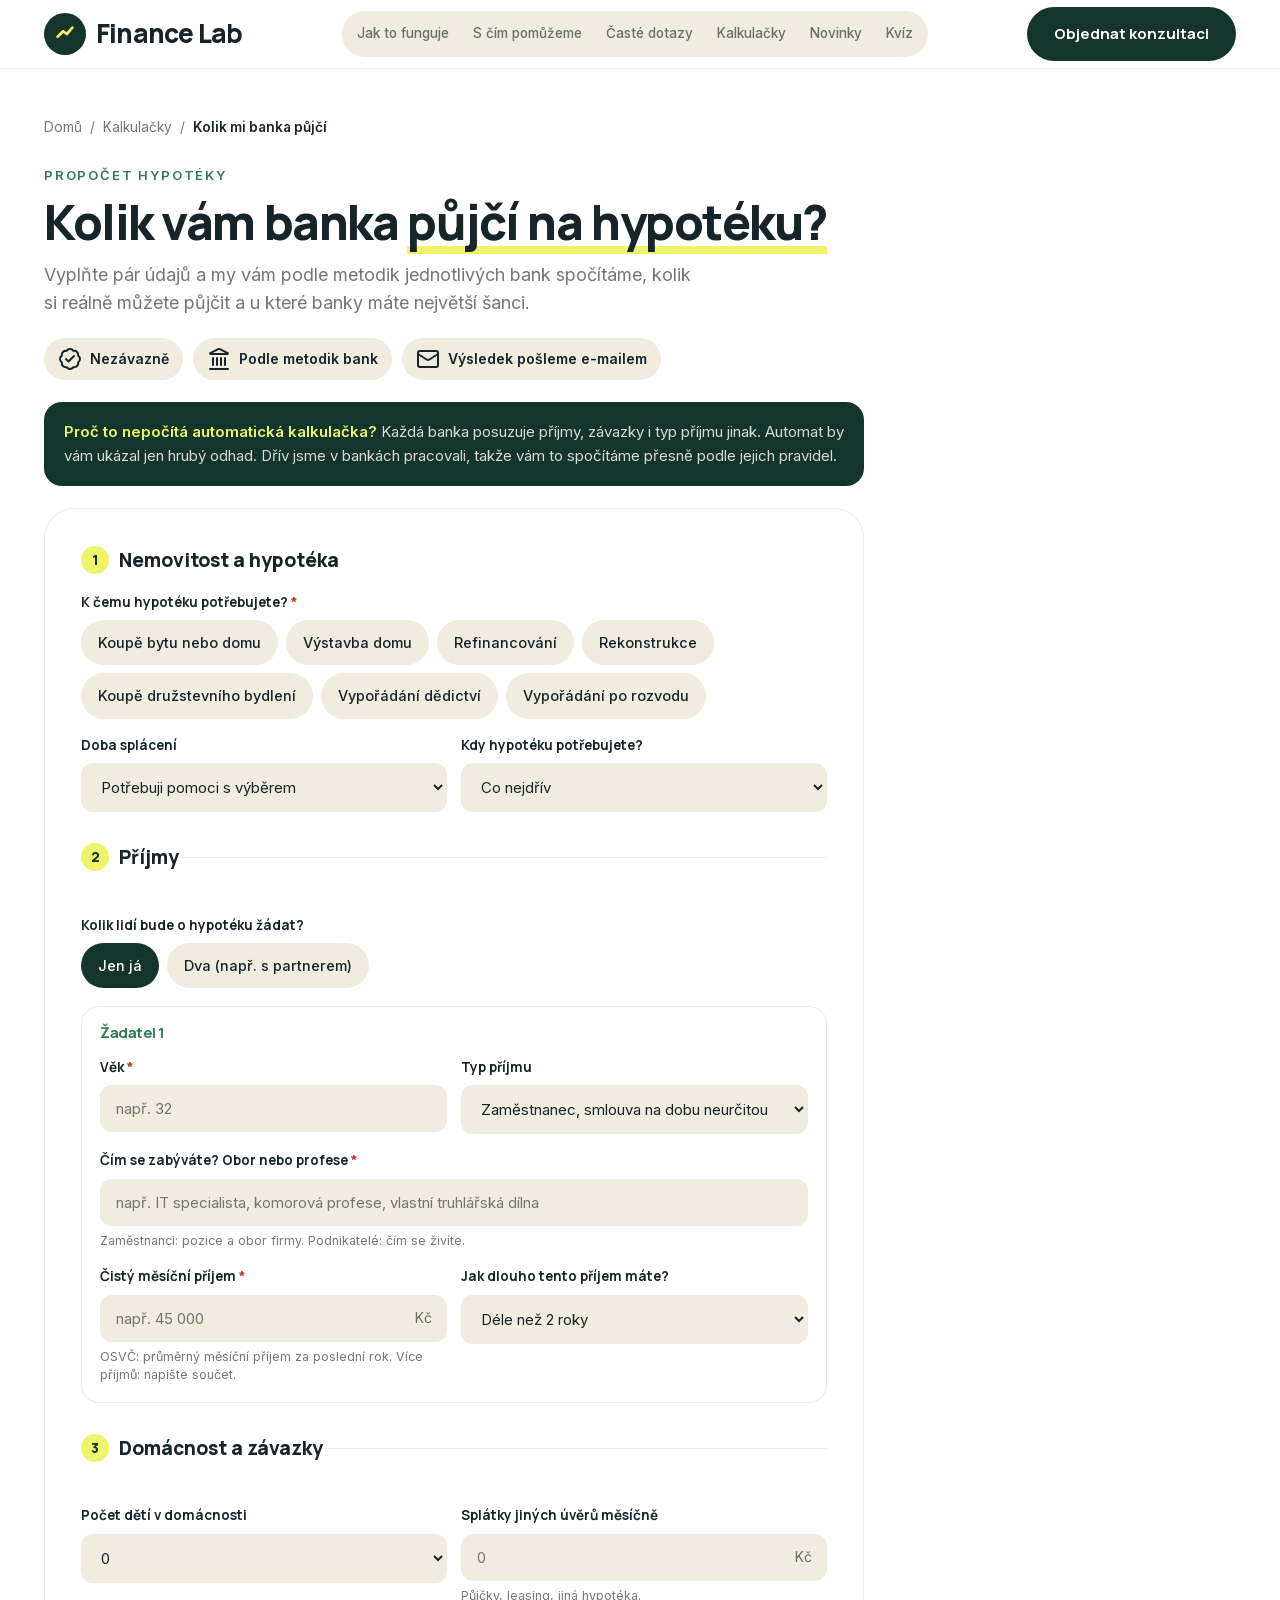
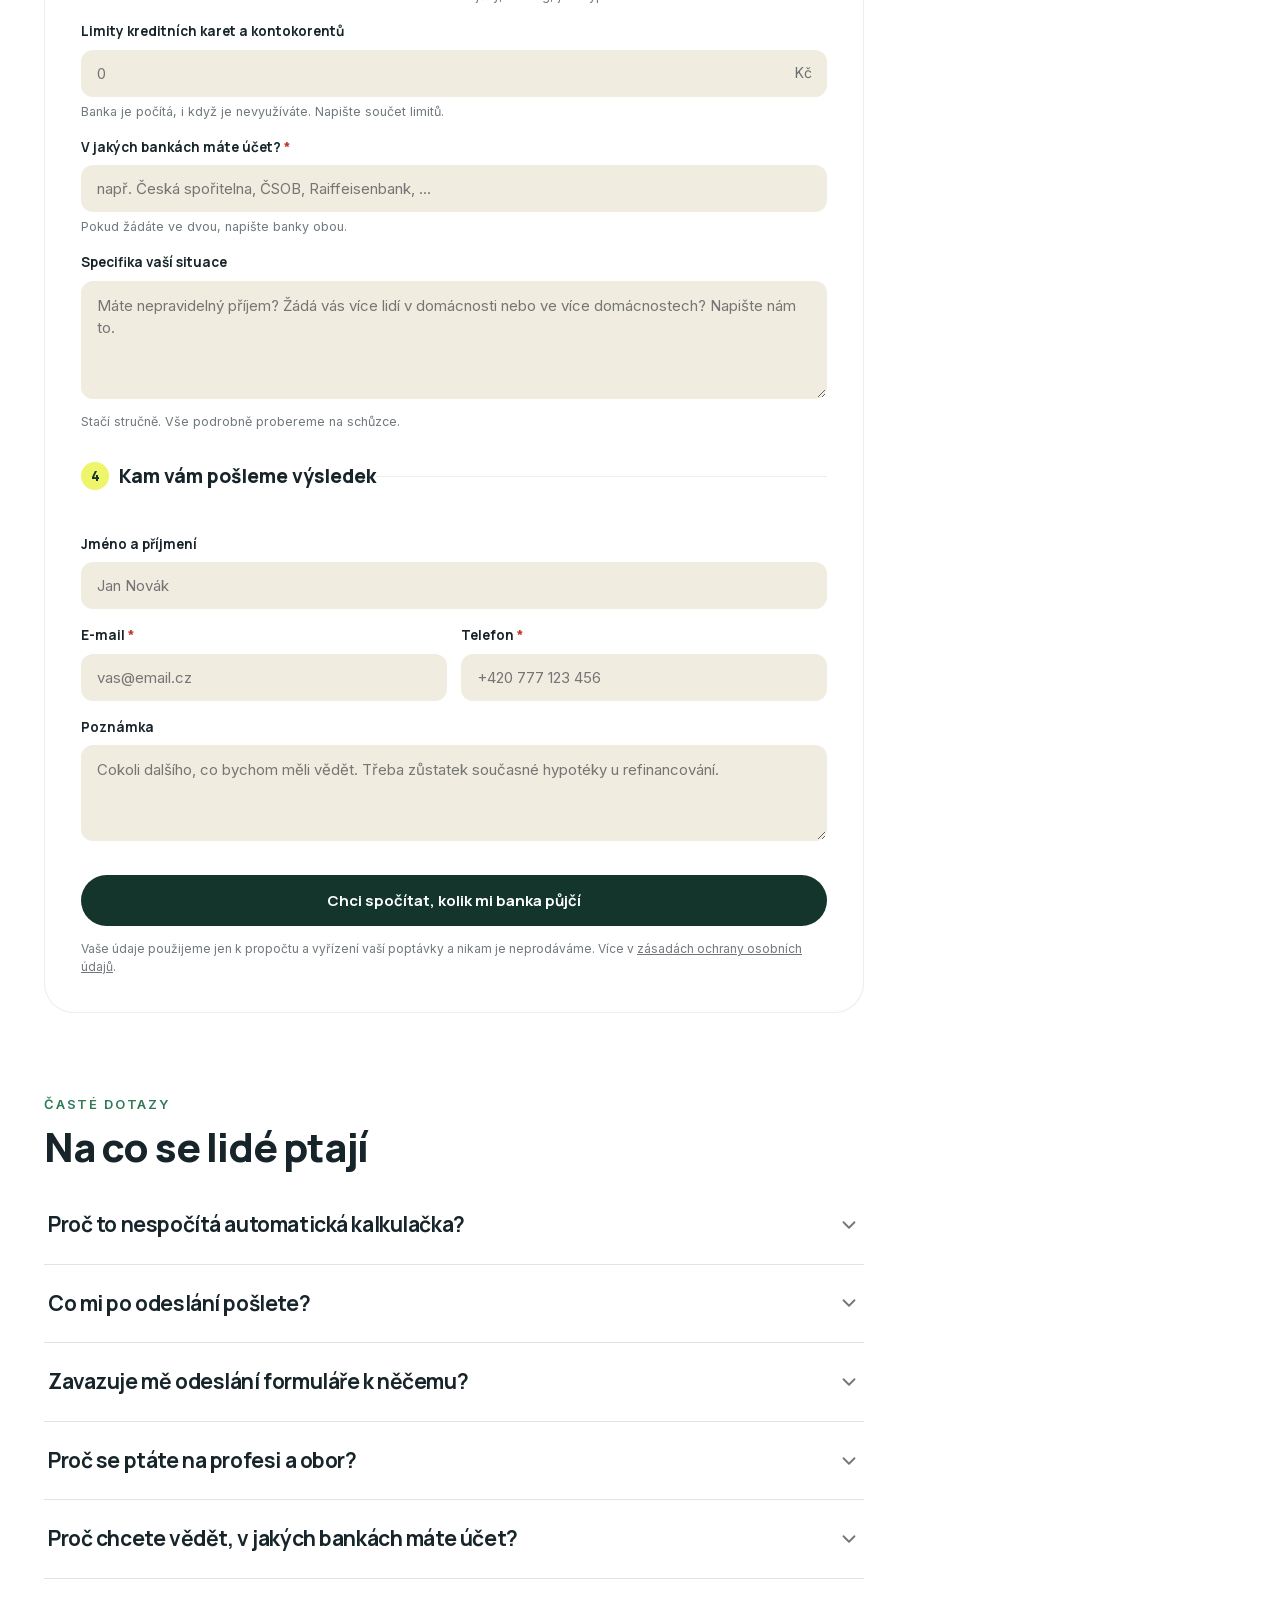
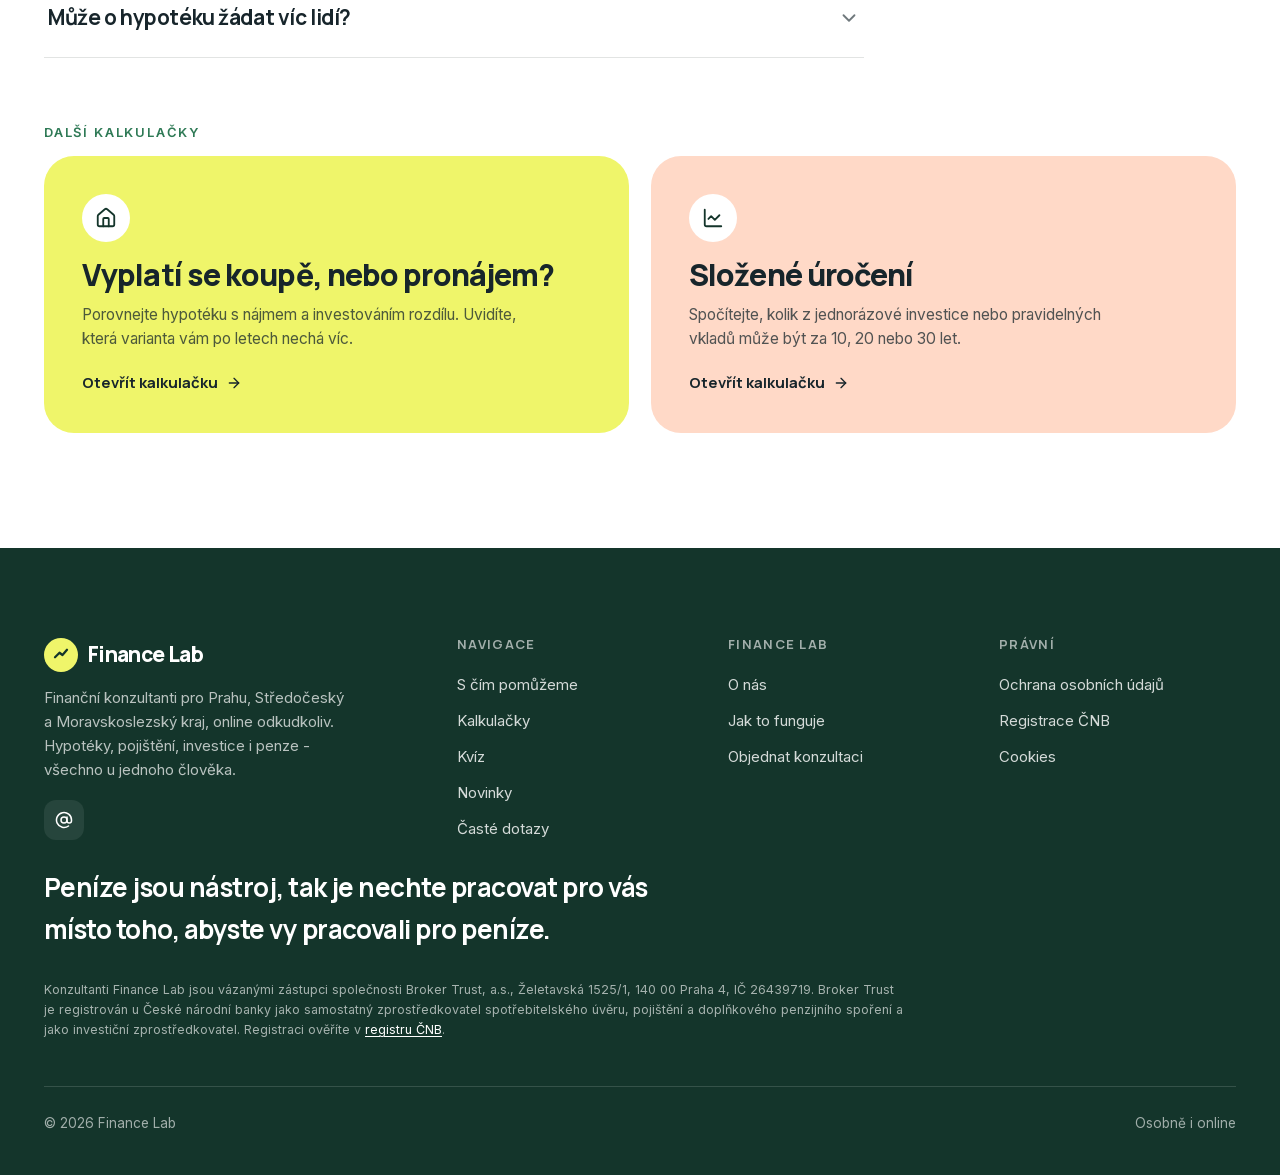
<file: kalkulacka-kolik-mi-banka-pujci.html>
<!DOCTYPE html>
<html lang="cs">
<head>
<meta charset="utf-8">
<meta name="viewport" content="width=device-width, initial-scale=1">
<title>Kolik mi banka půjčí na hypotéku? Propočet podle bank | Finance Lab</title>
<meta name="description" content="Kolik vám banka půjčí na koupi, výstavbu, rekonstrukci nebo refinancování? Bývalí zaměstnanci bank to spočítají podle metodik jednotlivých bank.">
<meta name="robots" content="index, follow, max-image-preview:large">
<meta name="theme-color" content="#14352B">
<link rel="icon" href="/favicon.svg" type="image/svg+xml">
<link rel="apple-touch-icon" href="/apple-touch-icon.png">
<link rel="canonical" href="https://financelab-psi.vercel.app/kalkulacka-kolik-mi-banka-pujci.html">
<meta property="og:type" content="website">
<meta property="og:locale" content="cs_CZ">
<meta property="og:site_name" content="Finance Lab">
<meta property="og:title" content="Kolik mi banka půjčí na hypotéku? | Finance Lab">
<meta property="og:description" content="Spočítáme vám to podle metodik jednotlivých bank. Nezávazně.">
<meta property="og:url" content="https://financelab-psi.vercel.app/kalkulacka-kolik-mi-banka-pujci.html">
<meta property="og:image" content="https://financelab-psi.vercel.app/images/og.jpg">
<meta property="og:image:width" content="1200">
<meta property="og:image:height" content="630">
<meta property="og:image:alt" content="Finance Lab - finanční konzultanti pro Prahu, Středočeský a Moravskoslezský kraj">
<meta name="twitter:card" content="summary_large_image">
<meta name="twitter:image" content="https://financelab-psi.vercel.app/images/og.jpg">
<link rel="preload" href="/fonts/manrope-latin.woff2" as="font" type="font/woff2" crossorigin>
<link rel="preload" href="/fonts/inter-latin.woff2" as="font" type="font/woff2" crossorigin>
<link rel="stylesheet" href="/fonts/fonts.css">
<script defer src="/icons.js"></script>
<link rel="stylesheet" href="styles.css">

<script type="application/ld+json">
{
  "@context": "https://schema.org",
  "@type": "BreadcrumbList",
  "itemListElement": [
    { "@type": "ListItem", "position": 1, "name": "Domů", "item": "https://financelab-psi.vercel.app/" },
    { "@type": "ListItem", "position": 2, "name": "Kalkulačky", "item": "https://financelab-psi.vercel.app/kalkulacky.html" },
    { "@type": "ListItem", "position": 3, "name": "Kolik mi banka půjčí", "item": "https://financelab-psi.vercel.app/kalkulacka-kolik-mi-banka-pujci.html" }
  ]
}
</script>
<script type="application/ld+json">
{
  "@context": "https://schema.org",
  "@type": "Service",
  "name": "Propočet: kolik mi banka půjčí na hypotéku",
  "url": "https://financelab-psi.vercel.app/kalkulacka-kolik-mi-banka-pujci.html",
  "serviceType": "Propočet výše hypotéky",
  "provider": { "@type": "FinancialService", "name": "Finance Lab", "url": "https://financelab-psi.vercel.app/" },
  "areaServed": "CZ",
  "description": "Bývalí zaměstnanci bank spočítají podle metodik jednotlivých bank, kolik vám půjčí na hypotéku. Nezávazně."
}
</script>
<script type="application/ld+json">
{
  "@context": "https://schema.org",
  "@type": "FAQPage",
  "mainEntity": [
    {
      "@type": "Question",
      "name": "Proč to nespočítá automatická kalkulačka?",
      "acceptedAnswer": {
        "@type": "Answer",
        "text": "Každá banka počítá příjmy, výdaje i závazky trochu jinak. Jinak bere třeba příjem OSVČ, příjem ze zahraničí nebo z pronájmu. Automatická kalkulačka by vám ukázala jen hrubý odhad. Dřív jsme pracovali v bankách, takže vám to spočítáme podle pravidel jednotlivých bank."
      }
    },
    {
      "@type": "Question",
      "name": "Co mi po odeslání pošlete?",
      "acceptedAnswer": {
        "@type": "Answer",
        "text": "Na e-mail vám pošleme, kolik vám podle metodik jednotlivých bank půjčí a u kterých bank máte šanci uspět. Kdyby nám něco chybělo, zavoláme vám."
      }
    },
    {
      "@type": "Question",
      "name": "Zavazuje mě odeslání formuláře k něčemu?",
      "acceptedAnswer": {
        "@type": "Answer",
        "text": "Ne. Propočet je nezávazný. Co s výsledkem uděláte, je jen na vás."
      }
    },
    {
      "@type": "Question",
      "name": "Proč se ptáte na profesi a obor?",
      "acceptedAnswer": {
        "@type": "Answer",
        "text": "Banky posuzují i to, jak stabilní je váš příjem. U některých profesí, třeba u lékařů, advokátů nebo dalších komorových profesí, mívají banky vstřícnější podmínky."
      }
    },
    {
      "@type": "Question",
      "name": "Proč chcete vědět, v jakých bankách máte účet?",
      "acceptedAnswer": {
        "@type": "Answer",
        "text": "Banka, u které máte účet, vidí vaše příjmy a platby. Podle toho poznáme, kde může být vyřízení jednodušší."
      }
    },
    {
      "@type": "Question",
      "name": "Může o hypotéku žádat víc lidí?",
      "acceptedAnswer": {
        "@type": "Answer",
        "text": "Ano. Ve formuláři vyplníte jednoho nebo dva žadatele. Pokud vás žádá víc, třeba i z více domácností, napište nám to do pole Specifika vaší situace."
      }
    }
  ]
}
</script>
<style>
  .hp-faq { max-width: 820px; margin-top: clamp(48px, 6vw, 80px); }
  .hp-wrap { max-width: 820px; }
  .hp-perks { display: flex; flex-wrap: wrap; gap: 10px; margin-top: 22px; }
  .hp-perks span { display: inline-flex; align-items: center; gap: 8px; padding: 9px 14px; border-radius: 999px; background: var(--cream); font-size: 14px; font-weight: 600; color: var(--ink); }
  .hp-perks i { width: 16px; height: 16px; color: #2f7a56; }
  .hp-why { margin-top: 22px; padding: 18px 20px; border-radius: 18px; background: var(--forest); color: rgba(255,255,255,0.82); font-size: 15px; line-height: 1.6; }
  .hp-why b { color: var(--lime); }

  .hp-form fieldset { border: 0; margin: 0; padding: 0; }
  .hp-form fieldset + fieldset { margin-top: 30px; padding-top: 26px; border-top: 1px solid rgba(23,32,28,0.08); }
  .hp-form legend { display: flex; align-items: center; gap: 10px; font-family: 'Manrope', sans-serif; font-weight: 800; font-size: 19px; color: var(--ink); padding: 0; }
  .hp-form legend .n { width: 28px; height: 28px; border-radius: 50%; background: var(--lime); color: var(--forest); display: grid; place-items: center; font-size: 14px; }
  .hp-form .frow { margin-top: 16px; }
  .hp-form .frow2 { display: grid; grid-template-columns: 1fr 1fr; gap: 14px; }
  .hp-form label, .hp-form .lbl { display: block; font-family: 'Manrope', sans-serif; font-weight: 700; font-size: 13.5px; color: var(--ink); margin-bottom: 7px; }
  .hp-form .req { color: #c0392b; }
  .hp-form .hint { font-size: 12.5px; color: var(--ink-60); margin-top: 6px; line-height: 1.45; }
  .hp-form input[type=text], .hp-form input[type=email], .hp-form input[type=tel], .hp-form select, .hp-form textarea { width: 100%; box-sizing: border-box; font-family: 'Inter', sans-serif; font-size: 15px; color: var(--ink); background: var(--cream); border: 1.5px solid transparent; border-radius: 12px; padding: 13px 15px; outline: none; transition: border-color .18s, background .18s; }
  .hp-form textarea { resize: vertical; line-height: 1.5; }
  .hp-form input:focus, .hp-form select:focus, .hp-form textarea:focus { border-color: var(--green); background: #fff; }
  .hp-form .money { position: relative; }
  .hp-form .money input { padding-right: 46px; }
  .hp-form .money::after { content: "Kč"; position: absolute; right: 15px; top: 50%; transform: translateY(-50%); font-size: 14px; color: var(--ink-60); pointer-events: none; }
  .hp-pills { display: flex; flex-wrap: wrap; gap: 8px; }
  .hp-pills label { margin: 0; cursor: pointer; }
  .hp-pills input { position: absolute; opacity: 0; pointer-events: none; }
  .hp-pills span { display: inline-block; padding: 10px 16px; border-radius: 999px; background: var(--cream); border: 1.5px solid transparent; font-family: 'Inter', sans-serif; font-weight: 500; font-size: 14.5px; color: var(--ink); transition: background .18s, border-color .18s; }
  .hp-pills label:hover span { border-color: rgba(20,53,43,0.25); }
  .hp-pills input:checked + span { background: var(--forest); color: #fff; }
  .hp-pills input:focus-visible + span { outline: 3px solid var(--forest); outline-offset: 2px; }
  .hp-app { margin-top: 18px; padding: 18px; border-radius: 18px; border: 1px solid rgba(23,32,28,0.1); }
  .hp-app h3 { font-family: 'Manrope', sans-serif; font-weight: 700; font-size: 15px; color: #2f7a56; }
  .hp-app[hidden], .hp-form [hidden] { display: none; }
  .hp-case { margin-top: 4px; padding: 4px 0 0; }
  .hp-form .emsg { font-size: 12.5px; color: #c0392b; margin-top: 6px; display: none; }
  .hp-form .field-err .emsg { display: block; }
  .hp-form .field-err input, .hp-form .field-err select, .hp-form .field-err .hp-pills span { border-color: #c0392b; }
  .hp-form .hp-hide { display: none; }
  .hp-submit { margin-top: 26px; width: 100%; justify-content: center; }
  .hp-status { margin-top: 14px; font-size: 14px; font-weight: 700; font-family: 'Manrope', sans-serif; }
  .hp-status.bad { color: #c0392b; }
  .hp-consent { font-size: 12px; color: var(--ink-60); line-height: 1.5; margin-top: 12px; }
  .hp-done { text-align: center; padding: 20px 0; }
  .hp-done .ic { width: 66px; height: 66px; border-radius: 50%; background: rgba(99,184,136,0.2); display: grid; place-items: center; margin: 0 auto 20px; color: #2f7a56; }
  .hp-done h2 { font-family: 'Manrope', sans-serif; font-weight: 800; letter-spacing: -0.02em; font-size: clamp(26px, 3.4vw, 34px); color: var(--ink); }
  .hp-done p { font-size: 16px; line-height: 1.65; color: var(--ink-60); margin: 14px auto 0; max-width: 480px; }
  @media (max-width: 620px) { .hp-form .frow2 { grid-template-columns: 1fr; } }
</style>
</head>
<body>

<div id="scroll-progress" class="scroll-progress" aria-hidden="true"></div>

<a href="#hlavni" class="btn" style="position:absolute; left:-999px; top:0;" onfocus="this.style.left='12px';this.style.top='12px';this.style.zIndex='100';" onblur="this.style.left='-999px';">Přeskočit na obsah</a>

<nav class="site" aria-label="Hlavní navigace">
  <div class="container nav-in">
    <a href="index.html" class="logo" aria-label="Finance Lab - domů">
      <span class="mark" aria-hidden="true"><svg width="18" height="18" viewBox="0 0 24 24" stroke-width="3" stroke-linecap="round" stroke-linejoin="round"><path d="M4 15 L10 9 L14 12 L20 5"/></svg></span>
      <span class="wm">Finance Lab</span>
    </a>
    <div class="nav-links">
      <a href="index.html#jak">Jak to funguje</a>
      <a href="index.html#sluzby">S čím pomůžeme</a>
      <a href="index.html#faq">Časté dotazy</a>
      <a href="kalkulacky.html" aria-current="page">Kalkulačky</a>
      <a href="novinky.html">Novinky</a>
      <a href="kviz.html">Kvíz</a>
    </div>
    <div class="nav-actions">
      <a href="index.html#objednat" class="btn btn-dark">Objednat konzultaci</a>
    </div>
    <button class="burger" id="burger" aria-label="Otevřít menu" aria-expanded="false" aria-controls="mmenu">Menu <i data-lucide="menu" style="width:18px;height:18px;"></i></button>
  </div>
</nav>
<div class="mobile-menu" id="mmenu">
  <a href="index.html#jak">Jak to funguje</a>
  <a href="index.html#sluzby">S čím pomůžeme</a>
  <a href="index.html#faq">Časté dotazy</a>
  <a href="kalkulacky.html">Kalkulačky</a>
  <a href="novinky.html">Novinky</a>
  <a href="kviz.html">Kvíz</a>
  <div class="mobile-cta">
    <a href="index.html#objednat" class="btn btn-dark">Objednat konzultaci</a>
  </div>
</div>

<main id="hlavni">

<section class="pad calc-page">
  <div class="container">
    <nav class="crumbs" aria-label="Drobečková navigace"><a href="index.html">Domů</a><span aria-hidden="true">/</span><a href="kalkulacky.html">Kalkulačky</a><span aria-hidden="true">/</span><span aria-current="page">Kolik mi banka půjčí</span></nav>

    <div class="hp-wrap">
      <span class="eyebrow" style="color:#2f7a56;">Propočet hypotéky</span>
      <h1 class="h-section" style="font-size:clamp(28px,4vw,48px);margin-top:10px;">Kolik vám banka <span class="serif">půjčí na hypotéku?</span></h1>
      <p class="lead" style="margin-top:14px;max-width:660px;">Vyplňte pár údajů a my vám podle metodik jednotlivých bank spočítáme, kolik si reálně můžete půjčit a u které banky máte největší šanci.</p>
      <div class="hp-perks">
        <span><i data-lucide="badge-check"></i>Nezávazně</span>
        <span><i data-lucide="landmark"></i>Podle metodik bank</span>
        <span><i data-lucide="mail"></i>Výsledek pošleme e-mailem</span>
      </div>
      <p class="hp-why"><b>Proč to nepočítá automatická kalkulačka?</b> Každá banka posuzuje příjmy, závazky i typ příjmu jinak. Automat by vám ukázal jen hrubý odhad. Dřív jsme v bankách pracovali, takže vám to spočítáme přesně podle jejich pravidel.</p>

      <div class="calc" id="hp-box">
        <form class="hp-form" id="hp-form" novalidate>
          <input type="checkbox" name="botcheck" class="hp-hide" tabindex="-1" autocomplete="off">

          <fieldset>
            <legend><span class="n">1</span>Nemovitost a hypotéka</legend>
            <div class="frow" data-req="radio">
              <span class="lbl">K čemu hypotéku potřebujete? <span class="req">*</span></span>
              <div class="hp-pills">
                <label><input type="radio" name="ucel" value="Koupě bytu nebo domu" data-case="koupe"><span>Koupě bytu nebo domu</span></label>
                <label><input type="radio" name="ucel" value="Výstavba domu" data-case="vystavba"><span>Výstavba domu</span></label>
                <label><input type="radio" name="ucel" value="Refinancování" data-case="refi"><span>Refinancování</span></label>
                <label><input type="radio" name="ucel" value="Rekonstrukce" data-case="rekon"><span>Rekonstrukce</span></label>
                <label><input type="radio" name="ucel" value="Koupě družstevního bydlení" data-case="druzstvo"><span>Koupě družstevního bydlení</span></label>
                <label><input type="radio" name="ucel" value="Vypořádání dědictví" data-case="dedictvi"><span>Vypořádání dědictví</span></label>
                <label><input type="radio" name="ucel" value="Vypořádání po rozvodu" data-case="rozvod"><span>Vypořádání po rozvodu</span></label>
              </div>
              <div class="emsg">Vyberte, k čemu hypotéku potřebujete.</div>
            </div>

            <!-- Koupě -->
            <div class="hp-case" data-case="koupe" hidden>
              <div class="frow frow2">
                <div data-req="money">
                  <label for="k-cena">Cena nemovitosti <span class="req">*</span></label>
                  <div class="money"><input id="k-cena" name="k_cena" type="text" inputmode="numeric" placeholder="např. 5 500 000"></div>
                  <div class="emsg">Napište cenu nemovitosti.</div>
                </div>
                <div>
                  <label for="k-vlastni">Vlastní zdroje</label>
                  <div class="money"><input id="k-vlastni" name="k_vlastni" type="text" inputmode="numeric" placeholder="např. 1 100 000"></div>
                  <div class="hint">Kolik máte naspořeno na vlastní podíl.</div>
                </div>
              </div>
            </div>

            <!-- Výstavba -->
            <div class="hp-case" data-case="vystavba" hidden>
              <div class="frow frow2">
                <div data-req="money">
                  <label for="v-hypo">Kolik na stavbu chcete z hypotéky <span class="req">*</span></label>
                  <div class="money"><input id="v-hypo" name="v_hypo" type="text" inputmode="numeric" placeholder="např. 4 000 000"></div>
                  <div class="emsg">Napište, kolik chcete z hypotéky.</div>
                </div>
                <div>
                  <label for="v-vlastni">Kolik dáte z vlastních zdrojů</label>
                  <div class="money"><input id="v-vlastni" name="v_vlastni" type="text" inputmode="numeric" placeholder="např. 800 000"></div>
                </div>
              </div>
              <div class="frow" data-req="radio">
                <span class="lbl">Pozemek <span class="req">*</span></span>
                <div class="hp-pills">
                  <label><input type="radio" name="v_pozemek" value="Pozemek už mám, bez hypotéky"><span>Už mám, bez hypotéky</span></label>
                  <label><input type="radio" name="v_pozemek" value="Pozemek už mám, je na něm hypotéka"><span>Už mám, je na něm hypotéka</span></label>
                  <label><input type="radio" name="v_pozemek" value="Pozemek teprve kupuji"><span>Teprve ho kupuji</span></label>
                </div>
                <div class="emsg">Vyberte, jak je to s pozemkem.</div>
              </div>
              <div class="frow frow2">
                <div data-show="v_pozemek=Pozemek už mám, bez hypotéky|Pozemek už mám, je na něm hypotéka" hidden>
                  <label for="v-poz-hodnota">Hodnota pozemku</label>
                  <div class="money"><input id="v-poz-hodnota" name="v_poz_hodnota" type="text" inputmode="numeric" placeholder="např. 1 500 000"></div>
                </div>
                <div data-show="v_pozemek=Pozemek už mám, je na něm hypotéka" data-req="money" hidden>
                  <label for="v-poz-zustatek">Kolik z hypotéky na pozemek zbývá splatit <span class="req">*</span></label>
                  <div class="money"><input id="v-poz-zustatek" name="v_poz_zustatek" type="text" inputmode="numeric" placeholder="např. 600 000"></div>
                  <div class="emsg">Napište zůstatek hypotéky na pozemku.</div>
                </div>
                <div data-show="v_pozemek=Pozemek teprve kupuji" data-req="money" hidden>
                  <label for="v-poz-cena">Cena pozemku <span class="req">*</span></label>
                  <div class="money"><input id="v-poz-cena" name="v_poz_cena" type="text" inputmode="numeric" placeholder="např. 1 500 000"></div>
                  <div class="emsg">Napište cenu pozemku.</div>
                </div>
              </div>
              <div class="frow" data-show="v_pozemek=Pozemek teprve kupuji" data-req="radio" hidden>
                <span class="lbl">Jak chcete koupi pozemku financovat? <span class="req">*</span></span>
                <div class="hp-pills">
                  <label><input type="radio" name="v_poz_financovani" value="Z vlastních zdrojů"><span>Z vlastních zdrojů</span></label>
                  <label><input type="radio" name="v_poz_financovani" value="Hypotékou teď, výstavbu řešit až potom"><span>Hypotékou teď, výstavbu řešit až potom</span></label>
                </div>
                <div class="emsg">Vyberte, jak chcete pozemek financovat.</div>
              </div>
            </div>

            <!-- Refinancování -->
            <div class="hp-case" data-case="refi" hidden>
              <div class="frow frow2">
                <div data-req="money">
                  <label for="r-zustatek">Kolik zbývá splatit <span class="req">*</span></label>
                  <div class="money"><input id="r-zustatek" name="r_zustatek" type="text" inputmode="numeric" placeholder="např. 2 800 000"></div>
                  <div class="emsg">Napište zůstatek hypotéky.</div>
                </div>
                <div>
                  <label for="r-hodnota">Hodnota nemovitosti</label>
                  <div class="money"><input id="r-hodnota" name="r_hodnota" type="text" inputmode="numeric" placeholder="např. 6 000 000"></div>
                </div>
              </div>
              <div class="frow frow2">
                <div>
                  <label for="r-fixace">Kdy vám končí fixace</label>
                  <input id="r-fixace" name="r_fixace" type="text" placeholder="např. březen 2027">
                </div>
                <div>
                  <label for="r-sazba">Současná úroková sazba</label>
                  <input id="r-sazba" name="r_sazba" type="text" inputmode="decimal" placeholder="např. 5,2 %">
                </div>
              </div>
            </div>

            <!-- Rekonstrukce -->
            <div class="hp-case" data-case="rekon" hidden>
              <div class="frow" data-req="radio">
                <span class="lbl">Co budete rekonstruovat? <span class="req">*</span></span>
                <div class="hp-pills">
                  <label><input type="radio" name="re_typ" value="Byt"><span>Byt</span></label>
                  <label><input type="radio" name="re_typ" value="Dům"><span>Dům</span></label>
                </div>
                <div class="emsg">Vyberte byt nebo dům.</div>
              </div>
              <div class="frow frow2">
                <div data-req="money">
                  <label for="re-castka">Za kolik rekonstrukci plánujete <span class="req">*</span></label>
                  <div class="money"><input id="re-castka" name="re_castka" type="text" inputmode="numeric" placeholder="např. 900 000"></div>
                  <div class="emsg">Napište, za kolik rekonstrukci plánujete.</div>
                </div>
                <div>
                  <label for="re-vlastni">Kolik dáte z vlastních zdrojů</label>
                  <div class="money"><input id="re-vlastni" name="re_vlastni" type="text" inputmode="numeric" placeholder="např. 200 000"></div>
                </div>
              </div>
              <div class="frow">
                <label for="re-hodnota">Hodnota nemovitosti</label>
                <div class="money"><input id="re-hodnota" name="re_hodnota" type="text" inputmode="numeric" placeholder="např. 5 000 000"></div>
              </div>
              <div class="frow" data-req="radio">
                <span class="lbl">Je už na nemovitosti hypotéka? <span class="req">*</span></span>
                <div class="hp-pills">
                  <label><input type="radio" name="re_hypo" value="Ne"><span>Ne</span></label>
                  <label><input type="radio" name="re_hypo" value="Ano"><span>Ano, třeba z koupě</span></label>
                </div>
                <div class="emsg">Vyberte, jestli už na nemovitosti hypotéka je.</div>
              </div>
              <div class="frow" data-show="re_hypo=Ano" data-req="money" hidden>
                <label for="re-zustatek">Kolik z ní zbývá splatit <span class="req">*</span></label>
                <div class="money"><input id="re-zustatek" name="re_zustatek" type="text" inputmode="numeric" placeholder="např. 2 500 000"></div>
                <div class="emsg">Napište zůstatek současné hypotéky.</div>
              </div>
            </div>

            <!-- Družstevní bydlení -->
            <div class="hp-case" data-case="druzstvo" hidden>
              <div class="frow frow2">
                <div data-req="money">
                  <label for="d-cena">Cena družstevního podílu <span class="req">*</span></label>
                  <div class="money"><input id="d-cena" name="d_cena" type="text" inputmode="numeric" placeholder="např. 3 800 000"></div>
                  <div class="emsg">Napište cenu družstevního podílu.</div>
                </div>
                <div>
                  <label for="d-vlastni">Vlastní zdroje</label>
                  <div class="money"><input id="d-vlastni" name="d_vlastni" type="text" inputmode="numeric" placeholder="např. 800 000"></div>
                </div>
              </div>
              <div class="frow" data-req="radio">
                <span class="lbl">Máte jinou nemovitost, kterou by šlo dát bance do zástavy? <span class="req">*</span></span>
                <div class="hp-pills">
                  <label><input type="radio" name="d_zastava" value="Ano"><span>Ano</span></label>
                  <label><input type="radio" name="d_zastava" value="Ne"><span>Ne</span></label>
                </div>
                <div class="hint">Družstevní byt bance do zástavy dát nejde, proto se ptáme. Řešení najdeme i bez toho.</div>
                <div class="emsg">Vyberte ano nebo ne.</div>
              </div>
            </div>

            <!-- Dědictví -->
            <div class="hp-case" data-case="dedictvi" hidden>
              <div class="frow frow2">
                <div data-req="money">
                  <label for="de-castka">Kolik potřebujete vyplatit ostatním dědicům <span class="req">*</span></label>
                  <div class="money"><input id="de-castka" name="de_castka" type="text" inputmode="numeric" placeholder="např. 2 000 000"></div>
                  <div class="emsg">Napište, kolik potřebujete vyplatit.</div>
                </div>
                <div>
                  <label for="de-hodnota">Hodnota nemovitosti</label>
                  <div class="money"><input id="de-hodnota" name="de_hodnota" type="text" inputmode="numeric" placeholder="např. 6 000 000"></div>
                </div>
              </div>
              <div class="frow" data-req="radio">
                <span class="lbl">Je na nemovitosti hypotéka? <span class="req">*</span></span>
                <div class="hp-pills">
                  <label><input type="radio" name="de_hypo" value="Ne"><span>Ne</span></label>
                  <label><input type="radio" name="de_hypo" value="Ano"><span>Ano</span></label>
                </div>
                <div class="emsg">Vyberte, jestli je na nemovitosti hypotéka.</div>
              </div>
              <div class="frow" data-show="de_hypo=Ano" data-req="money" hidden>
                <label for="de-zustatek">Kolik z ní zbývá splatit <span class="req">*</span></label>
                <div class="money"><input id="de-zustatek" name="de_zustatek" type="text" inputmode="numeric" placeholder="např. 900 000"></div>
                <div class="emsg">Napište zůstatek hypotéky.</div>
              </div>
            </div>

            <!-- Rozvod -->
            <div class="hp-case" data-case="rozvod" hidden>
              <div class="frow frow2">
                <div data-req="money">
                  <label for="ro-castka">Kolik potřebujete vyplatit bývalému partnerovi <span class="req">*</span></label>
                  <div class="money"><input id="ro-castka" name="ro_castka" type="text" inputmode="numeric" placeholder="např. 1 500 000"></div>
                  <div class="emsg">Napište, kolik potřebujete vyplatit.</div>
                </div>
                <div>
                  <label for="ro-hodnota">Hodnota nemovitosti</label>
                  <div class="money"><input id="ro-hodnota" name="ro_hodnota" type="text" inputmode="numeric" placeholder="např. 5 500 000"></div>
                </div>
              </div>
              <div class="frow" data-req="radio">
                <span class="lbl">Je na nemovitosti společná hypotéka? <span class="req">*</span></span>
                <div class="hp-pills">
                  <label><input type="radio" name="ro_hypo" value="Ne"><span>Ne</span></label>
                  <label><input type="radio" name="ro_hypo" value="Ano"><span>Ano</span></label>
                </div>
                <div class="emsg">Vyberte, jestli je na nemovitosti hypotéka.</div>
              </div>
              <div class="frow" data-show="ro_hypo=Ano" data-req="money" hidden>
                <label for="ro-zustatek">Kolik z ní zbývá splatit <span class="req">*</span></label>
                <div class="money"><input id="ro-zustatek" name="ro_zustatek" type="text" inputmode="numeric" placeholder="např. 2 200 000"></div>
                <div class="emsg">Napište zůstatek hypotéky.</div>
              </div>
            </div>

            <div id="hp-navic" hidden>
              <div class="frow" data-req="radio">
                <span class="lbl">Chcete si k tomu půjčit i něco navíc? <span class="req">*</span></span>
                <div class="hp-pills">
                  <label><input type="radio" name="navic" value="Ne, nic navíc"><span>Ne, nic navíc</span></label>
                  <label><input type="radio" name="navic" value="Ano, půjčit si něco navíc"><span>Ano, půjčit si něco navíc</span></label>
                </div>
                <div class="hint">Třeba na splacení jiných úvěrů, auto nebo vybavení domácnosti.</div>
                <div class="emsg">Vyberte jednu možnost.</div>
              </div>
              <div class="frow" data-show="navic=Ano, půjčit si něco navíc" data-req="money" hidden>
                <label for="hp-navic-castka">Kolik si chcete půjčit navíc? <span class="req">*</span></label>
                <div class="money"><input id="hp-navic-castka" name="navic_castka" type="text" inputmode="numeric" placeholder="např. 400 000"></div>
                <div class="emsg">Napište, kolik si chcete půjčit navíc.</div>
              </div>
              <div class="frow" data-show="navic=Ano, půjčit si něco navíc" data-req="radio" hidden>
                <span class="lbl">Na co peníze navíc použijete? <span class="req">*</span></span>
                <div class="hp-pills">
                  <label><input type="checkbox" name="navic_na" value="Splatit jiné úvěry"><span>Splatit jiné úvěry</span></label>
                  <label><input type="checkbox" name="navic_na" value="Koupě auta"><span>Koupě auta</span></label>
                  <label><input type="checkbox" name="navic_na" value="Vybavení domácnosti"><span>Vybavení domácnosti</span></label>
                  <label><input type="checkbox" name="navic_na" value="Něco jiného"><span>Něco jiného</span></label>
                </div>
                <div class="hint">Můžete vybrat víc možností.</div>
                <div class="emsg">Vyberte aspoň jednu možnost.</div>
              </div>
              <div class="frow" data-show="navic=Ano, půjčit si něco navíc" hidden>
                <label for="hp-navic-pozn">Upřesnění</label>
                <input id="hp-navic-pozn" name="navic_pozn" type="text" maxlength="300" placeholder="např. spotřebitelský úvěr 150 000 Kč, auto za 250 000 Kč">
              </div>
            </div>

            <div class="frow frow2">
              <div>
                <label for="hp-doba">Doba splácení</label>
                <select id="hp-doba" name="doba">
                  <option value="Potřebuji pomoci s výběrem">Potřebuji pomoci s výběrem</option>
                  <option>15 let</option><option>20 let</option><option>25 let</option><option>30 let</option>
                </select>
              </div>
              <div>
                <label for="hp-kdy">Kdy hypotéku potřebujete?</label>
                <select id="hp-kdy" name="kdy">
                  <option>Co nejdřív</option><option>Do 3 měsíců</option><option>Do půl roku</option><option>Zatím jen zjišťuju</option>
                </select>
              </div>
            </div>
          </fieldset>

          <fieldset>
            <legend><span class="n">2</span>Příjmy</legend>
            <div class="frow">
              <span class="lbl">Kolik lidí bude o hypotéku žádat?</span>
              <div class="hp-pills">
                <label><input type="radio" name="pocet" value="1" checked><span>Jen já</span></label>
                <label><input type="radio" name="pocet" value="2"><span>Dva (např. s partnerem)</span></label>
              </div>
            </div>

            <div class="hp-app" data-app="1">
              <h3>Žadatel 1</h3>
              <div class="frow frow2">
                <div data-req="age">
                  <label for="hp-vek1">Věk <span class="req">*</span></label>
                  <input id="hp-vek1" name="vek1" type="text" inputmode="numeric" maxlength="2" placeholder="např. 32">
                  <div class="emsg">Napište věk.</div>
                </div>
                <div>
                  <label for="hp-typ1">Typ příjmu</label>
                  <select id="hp-typ1" name="typ1">
                    <option>Zaměstnanec, smlouva na dobu neurčitou</option>
                    <option>Zaměstnanec, smlouva na dobu určitou</option>
                    <option>OSVČ s paušální daní</option>
                    <option>OSVČ, daňové přiznání</option>
                    <option>Jednatel nebo společník firmy</option>
                    <option>Rodičovská nebo mateřská</option>
                    <option>Příjem z pronájmu</option>
                    <option>Příjem ze zahraničí</option>
                    <option>Více druhů příjmů najednou</option>
                    <option>Jiný příjem</option>
                  </select>
                </div>
              </div>
              <div class="frow" data-show="typ1=Více druhů příjmů najednou" data-req="text" hidden>
                <label for="hp-vice1">Jaké příjmy máte? Napište je i s částkami <span class="req">*</span></label>
                <input id="hp-vice1" name="vice1" type="text" maxlength="300" placeholder="např. zaměstnání 40 000 Kč, pronájem bytu 12 000 Kč">
                <div class="emsg">Napište, jaké příjmy máte.</div>
              </div>
              <div class="frow" data-show="typ1=Příjem ze zahraničí" data-req="text" hidden>
                <label for="hp-zahr1">Z jaké země a v jaké měně? <span class="req">*</span></label>
                <input id="hp-zahr1" name="zahr1" type="text" maxlength="160" placeholder="např. Německo, eura">
                <div class="emsg">Napište zemi a měnu.</div>
              </div>
              <div class="frow" data-req="text">
                <label for="hp-obor1">Čím se zabýváte? Obor nebo profese <span class="req">*</span></label>
                <input id="hp-obor1" name="obor1" type="text" maxlength="160" placeholder="např. IT specialista, komorová profese, vlastní truhlářská dílna">
                <div class="hint">Zaměstnanci: pozice a obor firmy. Podnikatelé: čím se živíte.</div>
                <div class="emsg">Napište, čím se zabýváte.</div>
              </div>
              <div class="frow frow2">
                <div data-req="money">
                  <label for="hp-prijem1">Čistý měsíční příjem <span class="req">*</span></label>
                  <div class="money"><input id="hp-prijem1" name="prijem1" type="text" inputmode="numeric" placeholder="např. 45 000"></div>
                  <div class="hint">OSVČ: průměrný měsíční příjem za poslední rok. Více příjmů: napište součet.</div>
                  <div class="emsg">Napište čistý měsíční příjem.</div>
                </div>
                <div>
                  <label for="hp-delka1">Jak dlouho tento příjem máte?</label>
                  <select id="hp-delka1" name="delka1">
                    <option>Déle než 2 roky</option><option>1 až 2 roky</option><option>3 až 12 měsíců</option><option>Méně než 3 měsíce</option>
                  </select>
                </div>
              </div>
            </div>

            <div class="hp-app" data-app="2" hidden>
              <h3>Žadatel 2</h3>
              <div class="frow frow2">
                <div data-req="age">
                  <label for="hp-vek2">Věk <span class="req">*</span></label>
                  <input id="hp-vek2" name="vek2" type="text" inputmode="numeric" maxlength="2" placeholder="např. 30">
                  <div class="emsg">Napište věk.</div>
                </div>
                <div>
                  <label for="hp-typ2">Typ příjmu</label>
                  <select id="hp-typ2" name="typ2">
                    <option>Zaměstnanec, smlouva na dobu neurčitou</option>
                    <option>Zaměstnanec, smlouva na dobu určitou</option>
                    <option>OSVČ s paušální daní</option>
                    <option>OSVČ, daňové přiznání</option>
                    <option>Jednatel nebo společník firmy</option>
                    <option>Rodičovská nebo mateřská</option>
                    <option>Příjem z pronájmu</option>
                    <option>Příjem ze zahraničí</option>
                    <option>Více druhů příjmů najednou</option>
                    <option>Jiný příjem</option>
                    <option>Bez příjmu</option>
                  </select>
                </div>
              </div>
              <div class="frow" data-show="typ2=Více druhů příjmů najednou" data-req="text" hidden>
                <label for="hp-vice2">Jaké příjmy má? Napište je i s částkami <span class="req">*</span></label>
                <input id="hp-vice2" name="vice2" type="text" maxlength="300" placeholder="např. zaměstnání 40 000 Kč, pronájem bytu 12 000 Kč">
                <div class="emsg">Napište, jaké příjmy má.</div>
              </div>
              <div class="frow" data-show="typ2=Příjem ze zahraničí" data-req="text" hidden>
                <label for="hp-zahr2">Z jaké země a v jaké měně? <span class="req">*</span></label>
                <input id="hp-zahr2" name="zahr2" type="text" maxlength="160" placeholder="např. Německo, eura">
                <div class="emsg">Napište zemi a měnu.</div>
              </div>
              <div class="frow" data-req="text" id="hp-obor2-wrap">
                <label for="hp-obor2">Čím se zabývá? Obor nebo profese <span class="req">*</span></label>
                <input id="hp-obor2" name="obor2" type="text" maxlength="160" placeholder="např. IT specialista, komorová profese, kadeřnice na živnost">
                <div class="hint">Zaměstnanci: pozice a obor firmy. Podnikatelé: čím se živíte.</div>
                <div class="emsg">Napište, čím se zabývá.</div>
              </div>
              <div class="frow frow2">
                <div>
                  <label for="hp-prijem2">Čistý měsíční příjem</label>
                  <div class="money"><input id="hp-prijem2" name="prijem2" type="text" inputmode="numeric" placeholder="např. 38 000"></div>
                </div>
                <div>
                  <label for="hp-delka2">Jak dlouho tento příjem má?</label>
                  <select id="hp-delka2" name="delka2">
                    <option>Déle než 2 roky</option><option>1 až 2 roky</option><option>3 až 12 měsíců</option><option>Méně než 3 měsíce</option>
                  </select>
                </div>
              </div>
            </div>
          </fieldset>

          <fieldset>
            <legend><span class="n">3</span>Domácnost a závazky</legend>
            <div class="frow frow2">
              <div>
                <label for="hp-deti">Počet dětí v domácnosti</label>
                <select id="hp-deti" name="deti"><option>0</option><option>1</option><option>2</option><option>3</option><option>4 a víc</option></select>
              </div>
              <div>
                <label for="hp-splatky">Splátky jiných úvěrů měsíčně</label>
                <div class="money"><input id="hp-splatky" name="splatky" type="text" inputmode="numeric" placeholder="0"></div>
                <div class="hint">Půjčky, leasing, jiná hypotéka.</div>
              </div>
            </div>
            <div class="frow">
              <label for="hp-limity">Limity kreditních karet a kontokorentů</label>
              <div class="money"><input id="hp-limity" name="limity" type="text" inputmode="numeric" placeholder="0"></div>
              <div class="hint">Banka je počítá, i když je nevyužíváte. Napište součet limitů.</div>
            </div>
            <div class="frow" data-req="text">
              <label for="hp-banky">V jakých bankách máte účet? <span class="req">*</span></label>
              <input id="hp-banky" name="banky" type="text" maxlength="200" placeholder="např. Česká spořitelna, ČSOB, Raiffeisenbank, ...">
              <div class="hint">Pokud žádáte ve dvou, napište banky obou.</div>
              <div class="emsg">Napište, v jakých bankách máte účet.</div>
            </div>
            <div class="frow">
              <label for="hp-spec">Specifika vaší situace</label>
              <textarea id="hp-spec" name="spec" rows="4" maxlength="1500" placeholder="Máte nepravidelný příjem? Žádá vás více lidí v domácnosti nebo ve více domácnostech? Napište nám to."></textarea>
              <div class="hint">Stačí stručně. Vše podrobně probereme na schůzce.</div>
            </div>
          </fieldset>

          <fieldset>
            <legend><span class="n">4</span>Kam vám pošleme výsledek</legend>
            <div class="frow">
              <label for="hp-name">Jméno a příjmení</label>
              <input id="hp-name" name="name" type="text" autocomplete="name" placeholder="Jan Novák">
            </div>
            <div class="frow frow2">
              <div data-req="email">
                <label for="hp-email">E-mail <span class="req">*</span></label>
                <input id="hp-email" name="email" type="email" autocomplete="email" placeholder="vas@email.cz">
                <div class="emsg">Zadejte platný e-mail.</div>
              </div>
              <div data-req="phone">
                <label for="hp-phone">Telefon <span class="req">*</span></label>
                <input id="hp-phone" name="phone" type="tel" autocomplete="tel" placeholder="+420 777 123 456">
                <div class="emsg">Zadejte telefonní číslo.</div>
              </div>
            </div>
            <div class="frow">
              <label for="hp-msg">Poznámka</label>
              <textarea id="hp-msg" name="message" rows="3" placeholder="Cokoli dalšího, co bychom měli vědět. Třeba zůstatek současné hypotéky u refinancování."></textarea>
            </div>
          </fieldset>

          <button type="submit" class="btn btn-dark hp-submit">Chci spočítat, kolik mi banka půjčí</button>
          <div class="hp-status" id="hp-status" role="status" aria-live="polite"></div>
          <p class="hp-consent">Vaše údaje použijeme jen k propočtu a vyřízení vaší poptávky a nikam je neprodáváme. Více v <a href="ochrana-osobnich-udaju.html" target="_blank" style="color:inherit;text-decoration:underline;">zásadách ochrany osobních údajů</a>.</p>
        </form>
      </div>
    </div>

    <div class="hp-faq">
      <span class="eyebrow" style="color:#2f7a56;">Časté dotazy</span>
      <h2 class="h-section" style="font-size:clamp(26px,3.4vw,40px); margin:10px 0 18px;">Na co se lidé ptají</h2>
      <details class="faq-item">
        <summary>Proč to nespočítá automatická kalkulačka?<span class="faq-chev"><i data-lucide="chevron-down" style="width:22px;height:22px;"></i></span></summary>
        <div class="faq-a">Každá banka počítá příjmy, výdaje i závazky trochu jinak. Jinak bere třeba příjem OSVČ, příjem ze zahraničí nebo z pronájmu. Automatická kalkulačka by vám ukázala jen hrubý odhad. Dřív jsme pracovali v bankách, takže vám to spočítáme podle pravidel jednotlivých bank.</div>
      </details>
      <details class="faq-item">
        <summary>Co mi po odeslání pošlete?<span class="faq-chev"><i data-lucide="chevron-down" style="width:22px;height:22px;"></i></span></summary>
        <div class="faq-a">Na e-mail vám pošleme, kolik vám podle metodik jednotlivých bank půjčí a u kterých bank máte šanci uspět. Kdyby nám něco chybělo, zavoláme vám.</div>
      </details>
      <details class="faq-item">
        <summary>Zavazuje mě odeslání formuláře k něčemu?<span class="faq-chev"><i data-lucide="chevron-down" style="width:22px;height:22px;"></i></span></summary>
        <div class="faq-a">Ne. Propočet je nezávazný. Co s výsledkem uděláte, je jen na vás.</div>
      </details>
      <details class="faq-item">
        <summary>Proč se ptáte na profesi a obor?<span class="faq-chev"><i data-lucide="chevron-down" style="width:22px;height:22px;"></i></span></summary>
        <div class="faq-a">Banky posuzují i to, jak stabilní je váš příjem. U některých profesí, třeba u lékařů, advokátů nebo dalších komorových profesí, mívají banky vstřícnější podmínky.</div>
      </details>
      <details class="faq-item">
        <summary>Proč chcete vědět, v jakých bankách máte účet?<span class="faq-chev"><i data-lucide="chevron-down" style="width:22px;height:22px;"></i></span></summary>
        <div class="faq-a">Banka, u které máte účet, vidí vaše příjmy a platby. Podle toho poznáme, kde může být vyřízení jednodušší.</div>
      </details>
      <details class="faq-item">
        <summary>Může o hypotéku žádat víc lidí?<span class="faq-chev"><i data-lucide="chevron-down" style="width:22px;height:22px;"></i></span></summary>
        <div class="faq-a">Ano. Ve formuláři vyplníte jednoho nebo dva žadatele. Pokud vás žádá víc, třeba i z více domácností, napište nám to do pole Specifika vaší situace.</div>
      </details>
    </div>

    <div class="calc-next">
      <div class="eyebrow" style="color:#2f7a56; margin-bottom:14px;">Další kalkulačky</div>
      <div class="calc-links">
        <a href="kalkulacka-koupe-nebo-najem.html" class="calc-link calc-link--lime">
          <span class="ic"><i data-lucide="home" style="width:22px;height:22px;"></i></span>
          <h2>Vyplatí se koupě, nebo pronájem?</h2>
          <p>Porovnejte hypotéku s nájmem a investováním rozdílu. Uvidíte, která varianta vám po letech nechá víc.</p>
          <span class="go">Otevřít kalkulačku <i data-lucide="arrow-right" style="width:16px;height:16px;"></i></span>
        </a>
        <a href="kalkulacka-slozene-uroceni.html" class="calc-link calc-link--peach">
          <span class="ic"><i data-lucide="line-chart" style="width:22px;height:22px;"></i></span>
          <h2>Složené úročení</h2>
          <p>Spočítejte, kolik z jednorázové investice nebo pravidelných vkladů může být za 10, 20 nebo 30 let.</p>
          <span class="go">Otevřít kalkulačku <i data-lucide="arrow-right" style="width:16px;height:16px;"></i></span>
        </a>
      </div>
    </div>
  </div>
</section>

</main>

<!-- FOOTER -->
<footer class="sec-forest">
  <div class="container">
    <div class="foot-top">
      <div class="foot-brand">
        <a href="index.html#top" class="logo logo--light" aria-label="Finance Lab - nahoru">
          <span class="mark" aria-hidden="true"><svg width="18" height="18" viewBox="0 0 24 24" stroke-width="3" stroke-linecap="round" stroke-linejoin="round"><path d="M4 15 L10 9 L14 12 L20 5"/></svg></span>
          <span class="wm">Finance Lab</span>
        </a>
        <p>Finanční konzultanti pro Prahu, Středočeský a Moravskoslezský kraj, online odkudkoliv. Hypotéky, pojištění, investice i penze - všechno u jednoho člověka.</p>
        <div class="socials">
          <a href="index.html#objednat" aria-label="Napište nám"><i data-lucide="at-sign" style="width:18px;height:18px;"></i></a>
        </div>
      </div>
      <div class="foot-col">
        <h4>Navigace</h4>
        <a href="index.html#sluzby">S čím pomůžeme</a>
        <a href="kalkulacky.html">Kalkulačky</a>
        <a href="kviz.html">Kvíz</a>
        <a href="novinky.html">Novinky</a>
        <a href="index.html#faq">Časté dotazy</a>
      </div>
      <div class="foot-col">
        <h4>Finance Lab</h4>
        <a href="index.html#uvod">O nás</a>
        <a href="index.html#jak">Jak to funguje</a>
        <a href="index.html#objednat">Objednat konzultaci</a>
      </div>
      <div class="foot-col">
        <h4>Právní</h4>
        <a href="ochrana-osobnich-udaju.html">Ochrana osobních údajů</a>
        <a href="https://www.cnb.cz/cnb/jerrs" target="_blank" rel="noopener">Registrace ČNB</a>
        <a href="ochrana-osobnich-udaju.html#cookies">Cookies</a>
      </div>
    </div>
    <p class="foot-line">Peníze jsou nástroj, tak je nechte pracovat pro vás místo toho, abyste vy pracovali pro peníze.</p>
    <p class="foot-legal">Konzultanti Finance Lab jsou vázanými zástupci společnosti Broker Trust, a.s., Želetavská 1525/1, 140 00 Praha 4, IČ 26439719. Broker Trust je registrován u České národní banky jako samostatný zprostředkovatel spotřebitelského úvěru, pojištění a doplňkového penzijního spoření a jako investiční zprostředkovatel. Registraci ověříte v <a href="https://www.cnb.cz/cnb/jerrs" target="_blank" rel="noopener">registru ČNB</a>.</p>
    <div class="foot-bottom">
      <span>© 2026 Finance Lab</span>
      <span>Osobně i online</span>
    </div>
  </div>
</footer>

<script src="script.js"></script>
<script>
(function () {
  var form = document.getElementById('hp-form');
  var status = document.getElementById('hp-status');
  var reduce = window.matchMedia('(prefers-reduced-motion: reduce)').matches;
  var emailRe = /^[^\s@]+@[^\s@]+\.[^\s@]+$/;
  var app2 = document.querySelector('[data-app="2"]');

  var say = function (cls, t) { status.className = 'hp-status' + (cls ? ' ' + cls : ''); status.textContent = t; };
  var digits = function (v) { return (v || '').replace(/\D/g, ''); };
  var kc = function (v) { var d = digits(v); return d ? Number(d).toLocaleString('cs-CZ') + ' Kč' : '-'; };
  var val = function (n) { return (form[n].value || '').trim(); };
  var two = function () { return form.pocet.value === '2'; };
  var isHidden = function (el) { return !!el.closest('[hidden]'); };
  var labelOf = function (el) {
    var l = el.id ? form.querySelector('label[for="' + el.id + '"]') : el.closest('.frow').querySelector('.lbl');
    return l ? l.textContent.replace('*', '').trim() : el.name;
  };

  // Přepínání polí podle účelu a podle odpovědí (data-show="pole=hodnota|hodnota")
  function sync() {
    var checked = form.querySelector('input[name=ucel]:checked');
    var c = checked ? checked.getAttribute('data-case') : '';
    form.querySelectorAll('.hp-case').forEach(function (el) { el.hidden = el.getAttribute('data-case') !== c; });
    form.querySelector('#hp-navic').hidden = !c;
    form.querySelectorAll('[data-show]').forEach(function (el) {
      var p = el.getAttribute('data-show').split('='), cur = form[p[0]].value;
      el.hidden = p[1].split('|').indexOf(cur) < 0;
    });
    app2.hidden = !two();
    form.querySelector('#hp-obor2-wrap').hidden = form.typ2.value === 'Bez příjmu';
  }
  form.addEventListener('change', function (e) {
    var w = e.target.closest('[data-req]'); if (w) w.classList.remove('field-err');
    if (e.target.type === 'radio' || e.target.tagName === 'SELECT') sync();
  });
  form.addEventListener('input', function (e) {
    var w = e.target.closest('[data-req]'); if (w) w.classList.remove('field-err');
    say('', '');
  });
  // Částky s mezerami po tisících
  form.querySelectorAll('.money input').forEach(function (inp) {
    inp.addEventListener('blur', function () { var d = digits(inp.value); inp.value = d ? Number(d).toLocaleString('cs-CZ') : ''; });
  });
  sync();

  function ok(w) {
    var t = w.getAttribute('data-req'), inp = w.querySelector('input');
    if (t === 'radio') return !!w.querySelector('input:checked');
    if (t === 'money') return digits(inp.value).length >= 4;
    if (t === 'age') { var a = +digits(inp.value); return a >= 18 && a <= 99; }
    if (t === 'email') return emailRe.test(inp.value.trim());
    if (t === 'phone') return inp.value.replace(/\s/g, '').length >= 6;
    if (t === 'text') return inp.value.trim().length >= 2;
    return true;
  }

  // Souhrn kroku 1: všechna viditelná pole zvoleného účelu
  function purposeLines(box) {
    var out = [], seen = {};
    if (!box) return out;
    box.querySelectorAll('input, select').forEach(function (el) {
      if (isHidden(el) || seen[el.name]) return;
      var v;
      if (el.type === 'radio') { seen[el.name] = 1; v = form[el.name].value; }
      else if (el.type === 'checkbox') { seen[el.name] = 1; v = [].map.call(form.querySelectorAll('input[name="' + el.name + '"]:checked'), function (c) { return c.value; }).join(', '); }
      else v = el.closest('.money') ? (digits(el.value) ? kc(el.value) : '') : el.value.trim();
      if (v) out.push(labelOf(el) + ': ' + v);
    });
    return out;
  }
  function estimate() {
    var c = form.querySelector('.hp-case:not([hidden])').getAttribute('data-case');
    var pair = { koupe: ['k_cena', 'k_vlastni'], druzstvo: ['d_cena', 'd_vlastni'] }[c];
    if (!pair) return '';
    var cena = +digits(val(pair[0])), vl = +digits(val(pair[1]));
    if (!vl) return '';
    var need = Math.max(cena - vl, 0);
    return 'Potřebná hypotéka cca: ' + kc(String(need)) + (c === 'koupe' ? ' (LTV ' + Math.round(need / cena * 100) + ' %)' : '');
  }

  form.addEventListener('submit', function (e) {
    e.preventDefault();
    var firstBad = null;
    form.querySelectorAll('[data-req]').forEach(function (w) {
      var good = isHidden(w) || ok(w);
      w.classList.toggle('field-err', !good);
      if (!good && !firstBad) firstBad = w;
    });
    if (firstBad) {
      say('bad', 'Zkontrolujte prosím vyznačená pole.');
      firstBad.scrollIntoView({ block: 'center', behavior: reduce ? 'auto' : 'smooth' });
      var f = firstBad.querySelector('input:not([type=radio])'); if (f) f.focus({ preventScroll: true });
      return;
    }
    if (form.botcheck.checked) { done(); return; }
    var key = window.FL_WEB3FORMS_KEY;
    if (!key || key.indexOf('REPLACE') === 0) { say('bad', 'Formulář zatím není propojený s e-mailem (chybí přístupový klíč).'); return; }

    var typ = function (i) {
      var t = val('typ' + i);
      if (t === 'Více druhů příjmů najednou') return t + ' (' + val('vice' + i) + ')';
      if (t === 'Příjem ze zahraničí') return t + ' (' + val('zahr' + i) + ')';
      return t;
    };
    var zadatel = function (i) {
      if (val('typ' + i) === 'Bez příjmu') return 'věk ' + digits(val('vek' + i)) + ', bez příjmu';
      return 'věk ' + digits(val('vek' + i)) + ', ' + typ(i) + ', profese/obor: ' + val('obor' + i) + ', čistý příjem ' + kc(val('prijem' + i)) + ' měsíčně, příjem má: ' + val('delka' + i);
    };
    var est = estimate();
    var souhrn = ['Účel: ' + form.ucel.value].concat(purposeLines(form.querySelector('.hp-case:not([hidden])')), purposeLines(form.querySelector('#hp-navic')), est ? [est] : [], [
      'Doba splácení: ' + val('doba'),
      'Kdy: ' + val('kdy'),
      '',
      'Žadatel 1: ' + zadatel(1),
      two() ? 'Žadatel 2: ' + zadatel(2) : 'Žádá jen jeden člověk',
      '',
      'Děti v domácnosti: ' + val('deti'),
      'Splátky jiných úvěrů: ' + (digits(val('splatky')) ? kc(val('splatky')) + ' měsíčně' : 'nevyplněno'),
      'Limity karet a kontokorentů: ' + (digits(val('limity')) ? kc(val('limity')) : 'nevyplněno'),
      'Účty v bankách: ' + val('banky'),
      '',
      'Specifika situace: ' + (val('spec') || 'nevyplněno')
    ]).join('\n');

    var fd = new FormData();
    fd.append('access_key', key);
    fd.append('subject', 'Kolik mi banka půjčí: ' + form.ucel.value + ' - Finance Lab');
    fd.append('from_name', 'Finance Lab web');
    fd.append('name', val('name') || '-');
    fd.append('email', val('email'));
    fd.append('phone', val('phone'));
    fd.append('poznamka', val('message') || '-');
    fd.append('udaje_k_propoctu', souhrn);

    var btn = form.querySelector('button[type=submit]'); btn.disabled = true;
    say('', 'Odesílám…');
    fetch('https://api.web3forms.com/submit', { method: 'POST', body: fd })
      .then(function (r) { return r.json(); })
      .then(function (d) {
        if (d && d.success) done();
        else { btn.disabled = false; say('bad', 'Odeslání se nepodařilo. Zkuste to prosím znovu.'); }
      })
      .catch(function () { btn.disabled = false; say('bad', 'Odeslání se nepodařilo. Zkuste to prosím znovu.'); });
  });

  function done() {
    var box = document.getElementById('hp-box');
    box.innerHTML = '<div class="hp-done"><div class="ic"><i data-lucide="check" style="width:32px;height:32px;"></i></div>' +
      '<h2>Děkujeme, máme to.</h2>' +
      '<p>Spočítáme podle metodik bank, kolik vám půjčí a výsledek vám pošleme na e-mail. Kdyby nám něco chybělo, zavoláme vám.</p>' +
      '<a href="index.html" class="btn btn-white" style="margin-top:22px;">Zpět na Finance Lab</a></div>';
    if (window.lucide) window.lucide.createIcons();
    box.scrollIntoView({ block: 'center', behavior: reduce ? 'auto' : 'smooth' });
  }
})();
</script>
</body>
</html>
</file>
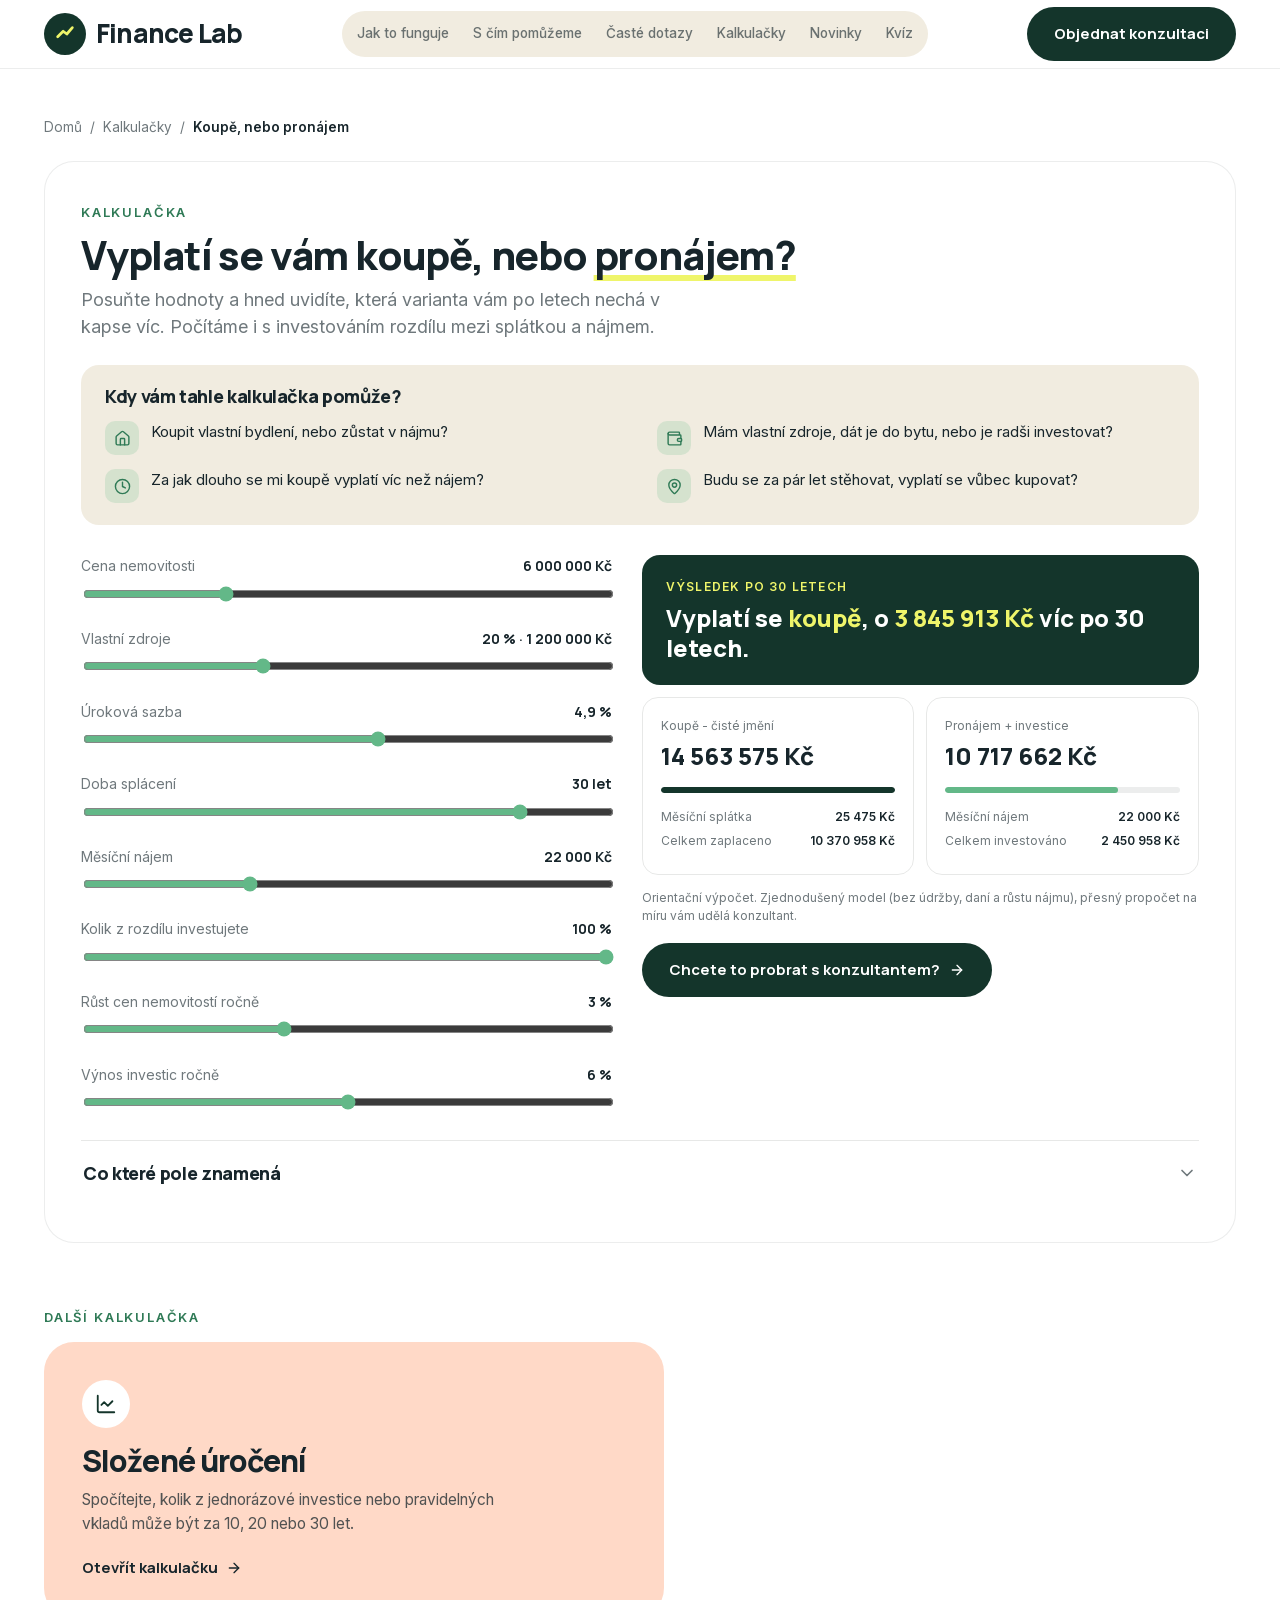
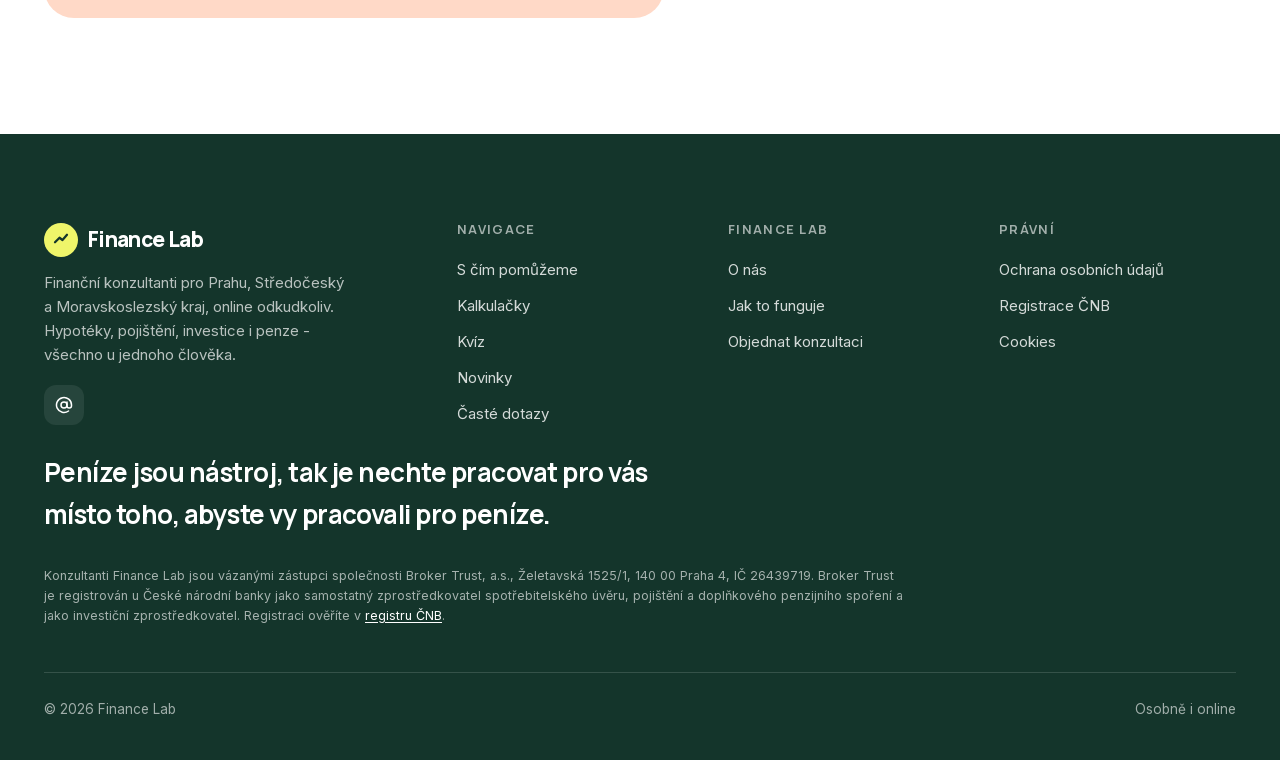
<file: kalkulacka-koupe-nebo-najem.html>
<!DOCTYPE html>
<html lang="cs">
<head>
<meta charset="utf-8">
<meta name="viewport" content="width=device-width, initial-scale=1">
<title>Kalkulačka koupě, nebo pronájem bydlení | Finance Lab</title>
<meta name="description" content="Vyplatí se vám koupit byt na hypotéku, nebo bydlet v nájmu a rozdíl investovat? Spočítejte si to v kalkulačce Finance Lab.">
<meta name="robots" content="index, follow, max-image-preview:large">
<meta name="theme-color" content="#14352B">
<link rel="icon" href="/favicon.svg" type="image/svg+xml">
<link rel="apple-touch-icon" href="/apple-touch-icon.png">
<link rel="canonical" href="https://financelab-psi.vercel.app/kalkulacka-koupe-nebo-najem.html">
<meta property="og:type" content="website">
<meta property="og:locale" content="cs_CZ">
<meta property="og:site_name" content="Finance Lab">
<meta property="og:title" content="Koupě, nebo pronájem? Kalkulačka | Finance Lab">
<meta property="og:description" content="Porovnejte hypotéku s nájmem a investováním rozdílu. Bez registrace.">
<meta property="og:url" content="https://financelab-psi.vercel.app/kalkulacka-koupe-nebo-najem.html">
<meta property="og:image" content="https://financelab-psi.vercel.app/images/og.jpg">
<meta property="og:image:width" content="1200">
<meta property="og:image:height" content="630">
<meta property="og:image:alt" content="Finance Lab - finanční konzultanti pro Prahu, Středočeský a Moravskoslezský kraj">
<meta name="twitter:card" content="summary_large_image">
<meta name="twitter:image" content="https://financelab-psi.vercel.app/images/og.jpg">
<link rel="preload" href="/fonts/manrope-latin.woff2" as="font" type="font/woff2" crossorigin>
<link rel="preload" href="/fonts/inter-latin.woff2" as="font" type="font/woff2" crossorigin>
<link rel="stylesheet" href="/fonts/fonts.css">
<script defer src="/icons.js"></script>
<link rel="stylesheet" href="styles.css">

<script type="application/ld+json">
{
  "@context": "https://schema.org",
  "@type": "BreadcrumbList",
  "itemListElement": [
    { "@type": "ListItem", "position": 1, "name": "Domů", "item": "https://financelab-psi.vercel.app/" },
    { "@type": "ListItem", "position": 2, "name": "Kalkulačky", "item": "https://financelab-psi.vercel.app/kalkulacky.html" },
    { "@type": "ListItem", "position": 3, "name": "Koupě, nebo pronájem", "item": "https://financelab-psi.vercel.app/kalkulacka-koupe-nebo-najem.html" }
  ]
}
</script>
<script type="application/ld+json">
{
  "@context": "https://schema.org",
  "@type": "WebApplication",
  "name": "Kalkulačka koupě, nebo pronájem",
  "url": "https://financelab-psi.vercel.app/kalkulacka-koupe-nebo-najem.html",
  "applicationCategory": "FinanceApplication",
  "operatingSystem": "Web",
  "inLanguage": "cs",
  "description": "Porovnání koupě bydlení na hypotéku s nájmem a investováním rozdílu. Bez registrace."
}
</script>
</head>
<body>

<div id="scroll-progress" class="scroll-progress" aria-hidden="true"></div>

<a href="#hlavni" class="btn" style="position:absolute; left:-999px; top:0;" onfocus="this.style.left='12px';this.style.top='12px';this.style.zIndex='100';" onblur="this.style.left='-999px';">Přeskočit na obsah</a>

<nav class="site" aria-label="Hlavní navigace">
  <div class="container nav-in">
    <a href="index.html" class="logo" aria-label="Finance Lab - domů">
      <span class="mark" aria-hidden="true"><svg width="18" height="18" viewBox="0 0 24 24" stroke-width="3" stroke-linecap="round" stroke-linejoin="round"><path d="M4 15 L10 9 L14 12 L20 5"/></svg></span>
      <span class="wm">Finance Lab</span>
    </a>
    <div class="nav-links">
      <a href="index.html#jak">Jak to funguje</a>
      <a href="index.html#sluzby">S čím pomůžeme</a>
      <a href="index.html#faq">Časté dotazy</a>
      <a href="kalkulacky.html" aria-current="page">Kalkulačky</a>
      <a href="novinky.html">Novinky</a>
      <a href="kviz.html">Kvíz</a>
    </div>
    <div class="nav-actions">
      <a href="index.html#objednat" class="btn btn-dark">Objednat konzultaci</a>
    </div>
    <button class="burger" id="burger" aria-label="Otevřít menu" aria-expanded="false" aria-controls="mmenu">Menu <i data-lucide="menu" style="width:18px;height:18px;"></i></button>
  </div>
</nav>
<div class="mobile-menu" id="mmenu">
  <a href="index.html#jak">Jak to funguje</a>
  <a href="index.html#sluzby">S čím pomůžeme</a>
  <a href="index.html#faq">Časté dotazy</a>
  <a href="kalkulacky.html">Kalkulačky</a>
  <a href="novinky.html">Novinky</a>
  <a href="kviz.html">Kvíz</a>
  <div class="mobile-cta">
    <a href="index.html#objednat" class="btn btn-dark">Objednat konzultaci</a>
  </div>
</div>

<main id="hlavni">

<section class="pad calc-page">
  <div class="container">
    <nav class="crumbs" aria-label="Drobečková navigace"><a href="index.html">Domů</a><span aria-hidden="true">/</span><a href="kalkulacky.html">Kalkulačky</a><span aria-hidden="true">/</span><span aria-current="page">Koupě, nebo pronájem</span></nav>
      <div class="calc reveal" id="kalkulacka">
      <div style="margin-bottom:24px;">
        <span class="eyebrow" style="color:var(--blue-deep);">Kalkulačka</span>
        <h1 class="h-section" style="font-size:clamp(26px,3.4vw,40px);margin-top:10px;">Vyplatí se vám koupě, nebo <span class="serif">pronájem?</span></h1>
        <p class="lead" style="margin-top:10px;max-width:620px;">Posuňte hodnoty a hned uvidíte, která varianta vám po letech nechá v kapse víc. Počítáme i s investováním rozdílu mezi splátkou a nájmem.</p>
      </div>

      <div style="margin: 0 0 30px; background: var(--cream); border-radius: 18px; padding: 22px 24px;">
        <h4 style="font-family: 'Manrope', sans-serif; font-weight: 800; font-size: 18px; letter-spacing: -0.02em; color: var(--ink); margin-bottom: 16px;">Kdy vám tahle kalkulačka pomůže?</h4>
        <div class="calc-help" style="display: grid; grid-template-columns: 1fr 1fr; gap: 14px 34px;">
          <div style="display: flex; gap: 12px; align-items: flex-start;"><span style="flex-shrink: 0; display: grid; place-items: center; width: 34px; height: 34px; border-radius: 10px; background: rgba(99,184,136,0.2);"><i data-lucide="home" style="width: 17px; height: 17px; color: #2f7a56;"></i></span><span style="font-size: 15px; line-height: 1.5; color: var(--ink);">Koupit vlastní bydlení, nebo zůstat v nájmu?</span></div>
          <div style="display: flex; gap: 12px; align-items: flex-start;"><span style="flex-shrink: 0; display: grid; place-items: center; width: 34px; height: 34px; border-radius: 10px; background: rgba(99,184,136,0.2);"><i data-lucide="wallet" style="width: 17px; height: 17px; color: #2f7a56;"></i></span><span style="font-size: 15px; line-height: 1.5; color: var(--ink);">Mám vlastní zdroje, dát je do bytu, nebo je radši investovat?</span></div>
          <div style="display: flex; gap: 12px; align-items: flex-start;"><span style="flex-shrink: 0; display: grid; place-items: center; width: 34px; height: 34px; border-radius: 10px; background: rgba(99,184,136,0.2);"><i data-lucide="clock" style="width: 17px; height: 17px; color: #2f7a56;"></i></span><span style="font-size: 15px; line-height: 1.5; color: var(--ink);">Za jak dlouho se mi koupě vyplatí víc než nájem?</span></div>
          <div style="display: flex; gap: 12px; align-items: flex-start;"><span style="flex-shrink: 0; display: grid; place-items: center; width: 34px; height: 34px; border-radius: 10px; background: rgba(99,184,136,0.2);"><i data-lucide="map-pin" style="width: 17px; height: 17px; color: #2f7a56;"></i></span><span style="font-size: 15px; line-height: 1.5; color: var(--ink);">Budu se za pár let stěhovat, vyplatí se vůbec kupovat?</span></div>
        </div>
      </div>
      <div class="calc-grid">
        <div>
          <div class="field"><div class="row"><label for="br-cena">Cena nemovitosti</label><span class="val" id="br-cena-v"></span></div><input id="br-cena" type="range" min="1000000" max="20000000" step="100000" value="6000000"></div>
          <div class="field"><div class="row"><label for="br-vlastni">Vlastní zdroje</label><span class="val" id="br-vlastni-v"></span></div><input id="br-vlastni" type="range" min="0" max="60" step="5" value="20"></div>
          <div class="field"><div class="row"><label for="br-urok">Úroková sazba</label><span class="val" id="br-urok-v"></span></div><input id="br-urok" type="range" min="1" max="8" step="0.1" value="4.9"></div>
          <div class="field"><div class="row"><label for="br-doba">Doba splácení</label><span class="val" id="br-doba-v"></span></div><input id="br-doba" type="range" min="5" max="35" step="1" value="30"></div>
          <div class="field"><div class="row"><label for="br-najem">Měsíční nájem</label><span class="val" id="br-najem-v"></span></div><input id="br-najem" type="range" min="5000" max="60000" step="500" value="22000"></div>
          <div class="field"><div class="row"><label for="br-podil">Kolik z rozdílu investujete</label><span class="val" id="br-podil-v"></span></div><input id="br-podil" type="range" min="0" max="100" step="5" value="100"></div>
          <div class="field"><div class="row"><label for="br-rustnem">Růst cen nemovitostí ročně</label><span class="val" id="br-rustnem-v"></span></div><input id="br-rustnem" type="range" min="0" max="8" step="0.5" value="3"></div>
          <div class="field" style="margin-bottom:0;"><div class="row"><label for="br-vynos">Výnos investic ročně</label><span class="val" id="br-vynos-v"></span></div><input id="br-vynos" type="range" min="0" max="12" step="0.5" value="6"></div>
        </div>
        <div>
          <div class="verdict"><div class="lbl">Výsledek po <span id="br-horizon">30</span> letech</div><div class="big" id="br-verdict"></div></div>
          <div class="res2">
            <div class="rescard">
              <div class="cap">Koupě - čisté jmění</div>
              <div class="amt" id="br-buy-net"></div>
              <div class="barwrap"><span id="br-buy-bar" style="background:var(--forest);"></span></div>
              <div class="kv"><span>Měsíční splátka</span><b id="br-buy-m"></b></div>
              <div class="kv"><span>Celkem zaplaceno</span><b id="br-buy-total"></b></div>
            </div>
            <div class="rescard">
              <div class="cap">Pronájem + investice</div>
              <div class="amt" id="br-rent-net"></div>
              <div class="barwrap"><span id="br-rent-bar" style="background:var(--green);"></span></div>
              <div class="kv"><span>Měsíční nájem</span><b id="br-rent-r"></b></div>
              <div class="kv"><span>Celkem investováno</span><b id="br-rent-inv"></b></div>
            </div>
          </div>
          <p style="font-size:12px;color:var(--ink-60);line-height:1.5;margin-top:14px;">Orientační výpočet. Zjednodušený model (bez údržby, daní a růstu nájmu), přesný propočet na míru vám udělá konzultant.</p>
          <a href="index.html#objednat" class="btn btn-dark" style="margin-top:18px;">Chcete to probrat s konzultantem? <i data-lucide="arrow-right" style="width:16px;height:16px;"></i></a>
        </div>
      </div>

      <details class="calc-help-details">
        <summary class="calc-help-sum"><span>Co které pole znamená</span><span class="chev"><i data-lucide="chevron-down" style="width:20px;height:20px;"></i></span></summary>
        <div style="padding-top: 6px;">
        <p style="font-size: 14px; color: var(--ink-60); margin-bottom: 20px;">Krátká nápověda k jednotlivým posuvníkům.</p>
        <div class="calc-help" style="display: grid; grid-template-columns: 1fr 1fr; gap: 12px 34px; font-size: 14px; line-height: 1.5; color: var(--ink-60);">
          <div><b style="color: var(--ink);">Cena nemovitosti</b> - kolik byt nebo dům stojí. Z toho počítáme výši úvěru i budoucí hodnotu.</div>
          <div><b style="color: var(--ink);">Vlastní zdroje</b> - kolik % ceny zaplatíte ze svého; zbytek je hypotéka.</div>
          <div><b style="color: var(--ink);">Úroková sazba</b> - roční úrok hypotéky. Určuje výši měsíční splátky.</div>
          <div><b style="color: var(--ink);">Doba splácení</b> - na kolik let hypotéku rozložíte (zároveň horizont srovnání).</div>
          <div><b style="color: var(--ink);">Měsíční nájem</b> - kolik byste platili za srovnatelné bydlení v nájmu.</div>
          <div><b style="color: var(--ink);">Kolik z rozdílu investujete</b> - jakou část ušetřeného rozdílu (splátka − nájem) reálně investujete; zbytek utratíte.</div>
          <div><b style="color: var(--ink);">Růst cen nemovitostí / Výnos investic</b> - tržní předpoklady, viz vysvětlení níže.</div>
        </div>
        <div class="calc-help" style="margin-top: 20px; display: grid; grid-template-columns: 1fr 1fr; gap: 14px;">
          <div style="background: var(--cream); border-radius: 16px; padding: 18px 20px;">
            <div style="display: flex; align-items: center; gap: 8px; margin-bottom: 8px;"><span style="display: grid; place-items: center; width: 30px; height: 30px; border-radius: 9px; background: rgba(99,184,136,0.22);"><i data-lucide="trending-up" style="width: 16px; height: 16px; color: var(--blue-deep);"></i></span><span style="font-family: 'Manrope', sans-serif; font-weight: 700; font-size: 15px; color: var(--ink);">Růst cen nemovitostí ročně</span></div>
            <div style="font-size: 13.5px; color: var(--ink-60); line-height: 1.55;">O kolik % ročně zdražuje nemovitost. Čím vyšší, tím víc se vyplatí koupě. <b style="color: var(--ink);">Průměr v ČR:</b> ~7-10 % za posledních 5 let, ~6-8 % za 15 let (s velkými výkyvy).</div>
          </div>
          <div style="background: var(--cream); border-radius: 16px; padding: 18px 20px;">
            <div style="display: flex; align-items: center; gap: 8px; margin-bottom: 8px;"><span style="display: grid; place-items: center; width: 30px; height: 30px; border-radius: 9px; background: rgba(99,184,136,0.2);"><i data-lucide="line-chart" style="width: 16px; height: 16px; color: #2f7a56;"></i></span><span style="font-family: 'Manrope', sans-serif; font-weight: 700; font-size: 15px; color: var(--ink);">Výnos investic ročně</span></div>
            <div style="font-size: 13.5px; color: var(--ink-60); line-height: 1.55;">O kolik % ročně vydělávají investované peníze (typicky akciové ETF). Čím vyšší, tím víc se vyplatí pronájem a investování rozdílu. <b style="color: var(--ink);">Průměr (světové akcie):</b> ~8-12 % za 5 let, ~9-12 % za 15 let; dlouhodobě ~7-10 %.</div>
          </div>
        </div>
        <p style="font-size: 12px; color: var(--ink-60); line-height: 1.5; margin-top: 16px;">Historické průměry jsou orientační (zdroj: ČSÚ - index cen nemovitostí, historické výnosy akciových indexů). Nejde o garanci ani investiční doporučení, minulé výnosy nezaručují budoucí. Výchozí hodnoty v kalkulačce (3 % a 6 %) jsou zvolené záměrně konzervativně.</p>
        </div>
      </details>
    </div>

    <div class="calc-next">
      <div class="eyebrow" style="color:#2f7a56; margin-bottom:14px;">Další kalkulačka</div>
      <div class="calc-links calc-links--one">
      <a href="kalkulacka-slozene-uroceni.html" class="calc-link calc-link--peach reveal">
        <span class="ic"><i data-lucide="line-chart" style="width:22px;height:22px;"></i></span>
        <h2>Složené úročení</h2>
        <p>Spočítejte, kolik z jednorázové investice nebo pravidelných vkladů může být za 10, 20 nebo 30 let.</p>
        <span class="go">Otevřít kalkulačku <i data-lucide="arrow-right" style="width:16px;height:16px;"></i></span>
      </a>
      </div>
    </div>
  </div>
</section>

</main>

<!-- FOOTER -->
<footer class="sec-forest">
  <div class="container">
    <div class="foot-top">
      <div class="foot-brand">
        <a href="index.html#top" class="logo logo--light" aria-label="Finance Lab - nahoru">
          <span class="mark" aria-hidden="true"><svg width="18" height="18" viewBox="0 0 24 24" stroke-width="3" stroke-linecap="round" stroke-linejoin="round"><path d="M4 15 L10 9 L14 12 L20 5"/></svg></span>
          <span class="wm">Finance Lab</span>
        </a>
        <p>Finanční konzultanti pro Prahu, Středočeský a Moravskoslezský kraj, online odkudkoliv. Hypotéky, pojištění, investice i penze - všechno u jednoho člověka.</p>
        <div class="socials">
          <a href="index.html#objednat" aria-label="Napište nám"><i data-lucide="at-sign" style="width:18px;height:18px;"></i></a>
        </div>
      </div>
      <div class="foot-col">
        <h4>Navigace</h4>
        <a href="index.html#sluzby">S čím pomůžeme</a>
        <a href="kalkulacky.html">Kalkulačky</a>
        <a href="kviz.html">Kvíz</a>
        <a href="novinky.html">Novinky</a>
        <a href="index.html#faq">Časté dotazy</a>
      </div>
      <div class="foot-col">
        <h4>Finance Lab</h4>
        <a href="index.html#uvod">O nás</a>
        <a href="index.html#jak">Jak to funguje</a>
        <a href="index.html#objednat">Objednat konzultaci</a>
      </div>
      <div class="foot-col">
        <h4>Právní</h4>
        <a href="ochrana-osobnich-udaju.html">Ochrana osobních údajů</a>
        <a href="https://www.cnb.cz/cnb/jerrs" target="_blank" rel="noopener">Registrace ČNB</a>
        <a href="ochrana-osobnich-udaju.html#cookies">Cookies</a>
      </div>
    </div>
    <p class="foot-line">Peníze jsou nástroj, tak je nechte pracovat pro vás místo toho, abyste vy pracovali pro peníze.</p>
    <p class="foot-legal">Konzultanti Finance Lab jsou vázanými zástupci společnosti Broker Trust, a.s., Želetavská 1525/1, 140 00 Praha 4, IČ 26439719. Broker Trust je registrován u České národní banky jako samostatný zprostředkovatel spotřebitelského úvěru, pojištění a doplňkového penzijního spoření a jako investiční zprostředkovatel. Registraci ověříte v <a href="https://www.cnb.cz/cnb/jerrs" target="_blank" rel="noopener">registru ČNB</a>.</p>
    <div class="foot-bottom">
      <span>© 2026 Finance Lab</span>
      <span>Osobně i online</span>
    </div>
  </div>
</footer>

<script src="script.js"></script>
</body>
</html>
</file>
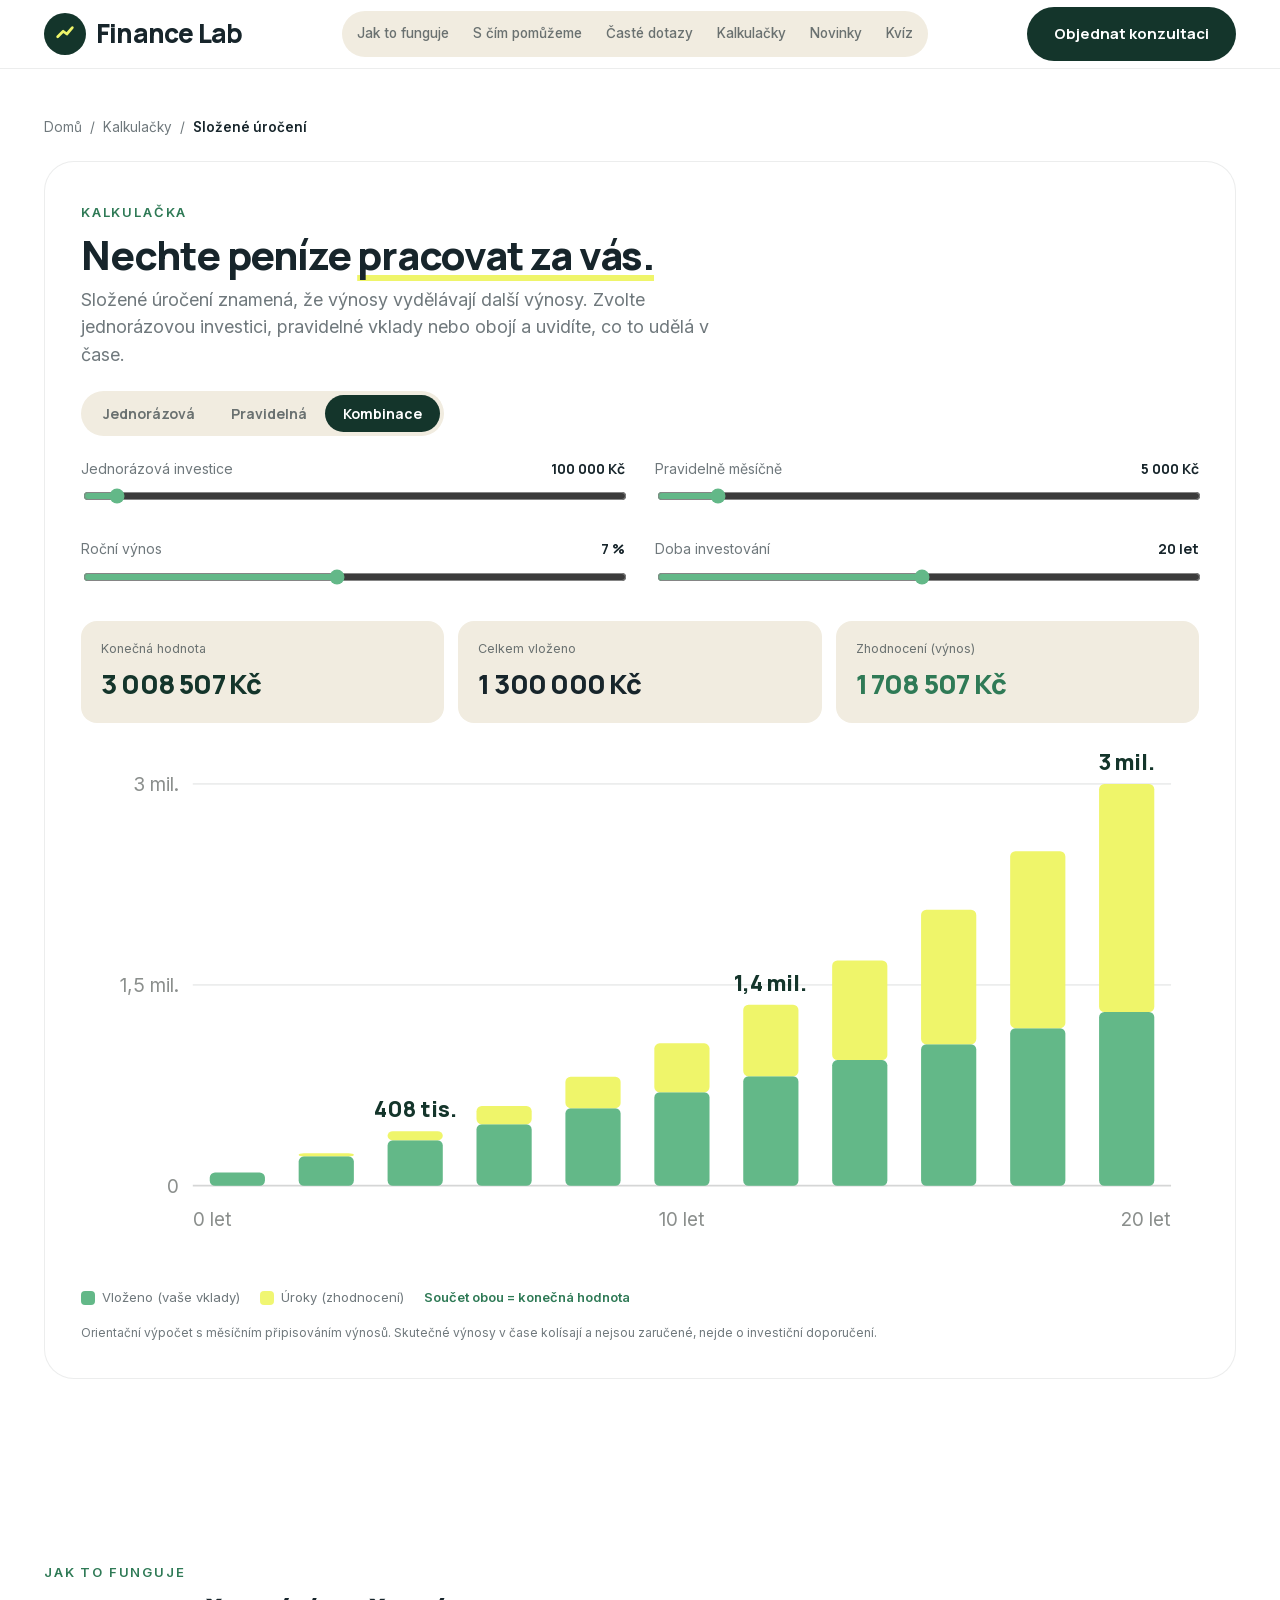
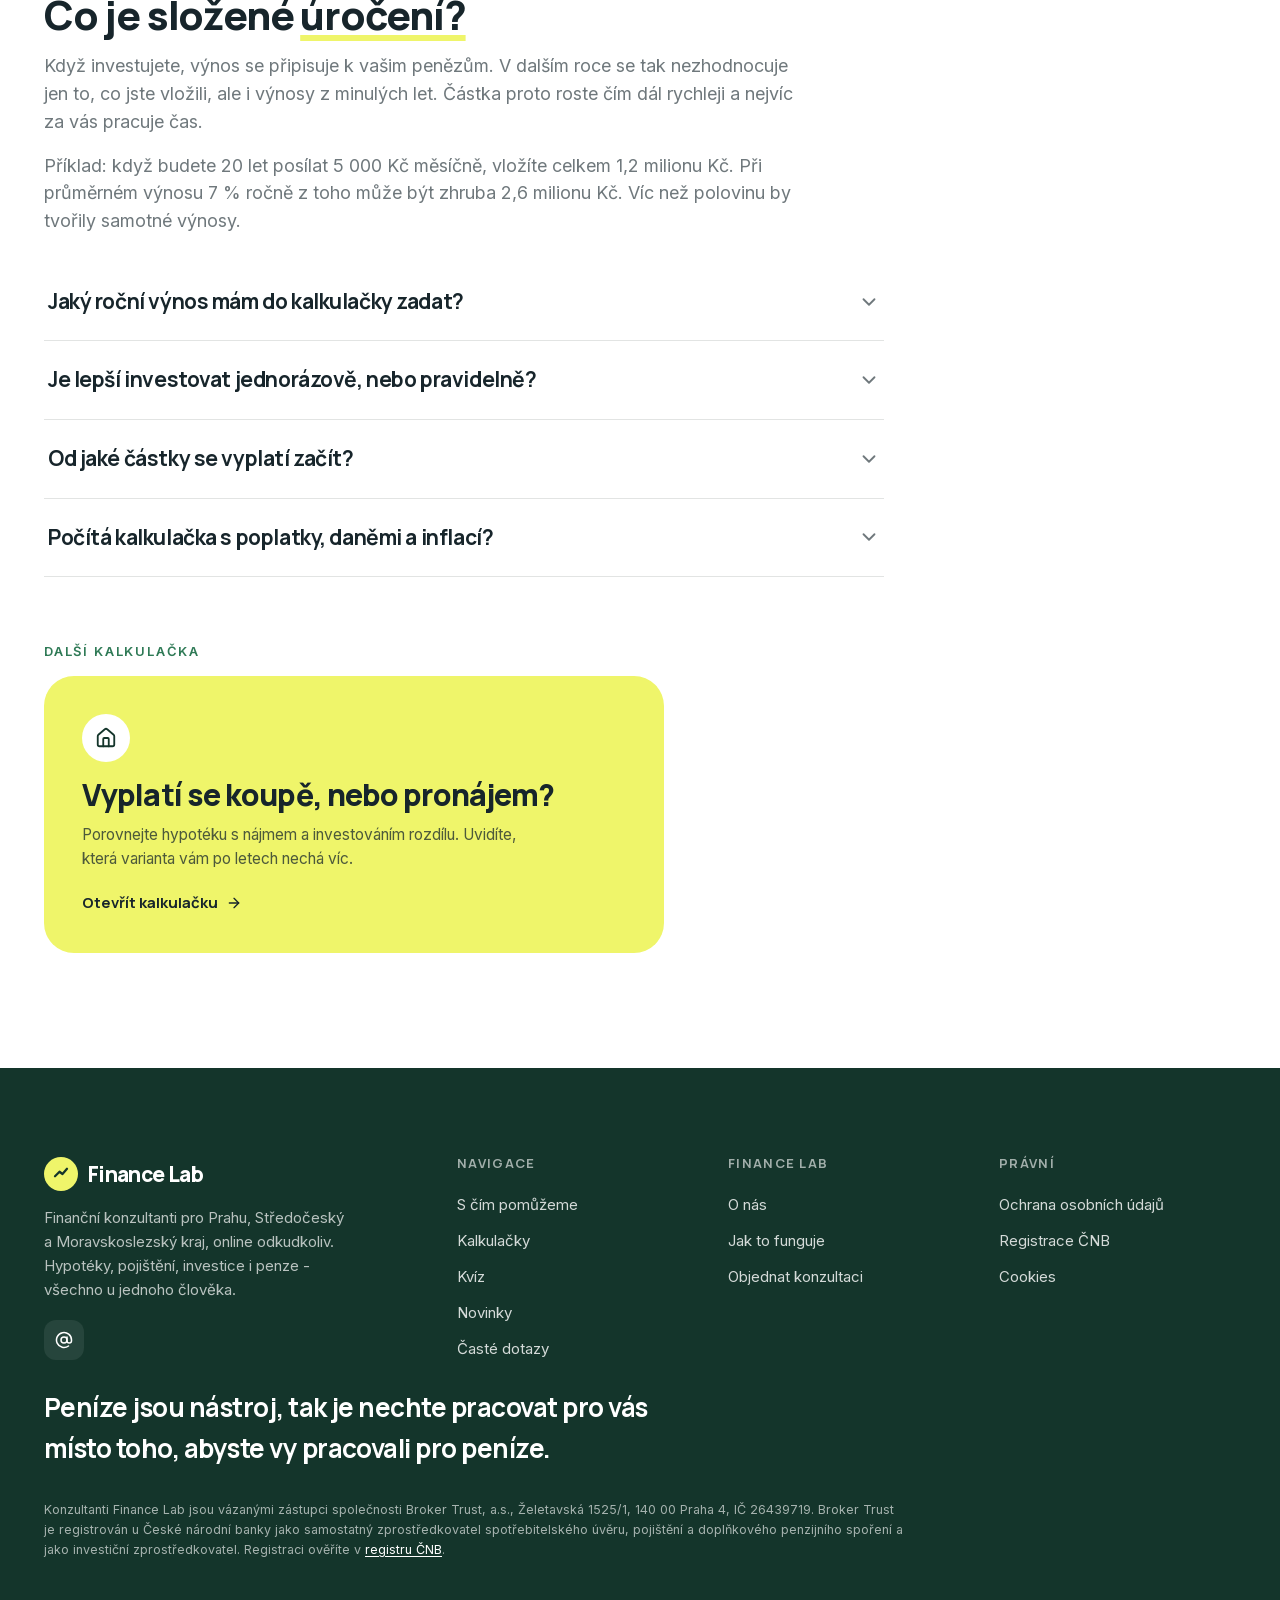
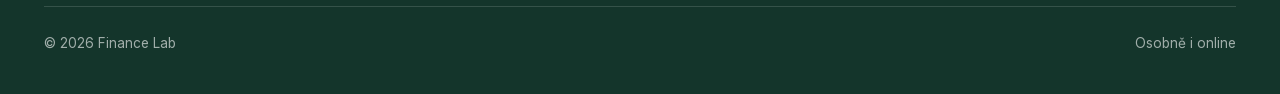
<file: kalkulacka-slozene-uroceni.html>
<!DOCTYPE html>
<html lang="cs">
<head>
<meta charset="utf-8">
<meta name="viewport" content="width=device-width, initial-scale=1">
<title>Kalkulačka složeného úročení | Finance Lab</title>
<meta name="description" content="Spočítejte si, kolik může vydělat jednorázová investice nebo pravidelné měsíční vklady díky složenému úročení. Kalkulačka Finance Lab bez registrace.">
<meta name="robots" content="index, follow, max-image-preview:large">
<meta name="theme-color" content="#14352B">
<link rel="icon" href="/favicon.svg" type="image/svg+xml">
<link rel="apple-touch-icon" href="/apple-touch-icon.png">
<link rel="canonical" href="https://financelab-psi.vercel.app/kalkulacka-slozene-uroceni.html">
<meta property="og:type" content="website">
<meta property="og:locale" content="cs_CZ">
<meta property="og:site_name" content="Finance Lab">
<meta property="og:title" content="Kalkulačka složeného úročení | Finance Lab">
<meta property="og:description" content="Jednorázová investice, pravidelné vklady nebo obojí. Uvidíte, co to udělá v čase.">
<meta property="og:url" content="https://financelab-psi.vercel.app/kalkulacka-slozene-uroceni.html">
<meta property="og:image" content="https://financelab-psi.vercel.app/images/og.jpg">
<meta property="og:image:width" content="1200">
<meta property="og:image:height" content="630">
<meta property="og:image:alt" content="Finance Lab - finanční konzultanti pro Prahu, Středočeský a Moravskoslezský kraj">
<meta name="twitter:card" content="summary_large_image">
<meta name="twitter:image" content="https://financelab-psi.vercel.app/images/og.jpg">
<link rel="preload" href="/fonts/manrope-latin.woff2" as="font" type="font/woff2" crossorigin>
<link rel="preload" href="/fonts/inter-latin.woff2" as="font" type="font/woff2" crossorigin>
<link rel="stylesheet" href="/fonts/fonts.css">
<script defer src="/icons.js"></script>
<link rel="stylesheet" href="styles.css">

<script type="application/ld+json">
{
  "@context": "https://schema.org",
  "@type": "BreadcrumbList",
  "itemListElement": [
    { "@type": "ListItem", "position": 1, "name": "Domů", "item": "https://financelab-psi.vercel.app/" },
    { "@type": "ListItem", "position": 2, "name": "Kalkulačky", "item": "https://financelab-psi.vercel.app/kalkulacky.html" },
    { "@type": "ListItem", "position": 3, "name": "Složené úročení", "item": "https://financelab-psi.vercel.app/kalkulacka-slozene-uroceni.html" }
  ]
}
</script>
<script type="application/ld+json">
{
  "@context": "https://schema.org",
  "@type": "WebApplication",
  "name": "Kalkulačka složeného úročení",
  "url": "https://financelab-psi.vercel.app/kalkulacka-slozene-uroceni.html",
  "applicationCategory": "FinanceApplication",
  "operatingSystem": "Web",
  "inLanguage": "cs",
  "description": "Výpočet zhodnocení jednorázové investice a pravidelných vkladů pomocí složeného úročení. Bez registrace."
}
</script>
<script type="application/ld+json">
{
  "@context": "https://schema.org",
  "@type": "FAQPage",
  "mainEntity": [
    {
      "@type": "Question",
      "name": "Jaký roční výnos mám do kalkulačky zadat?",
      "acceptedAnswer": {
        "@type": "Answer",
        "text": "Záleží na tom, do čeho investujete. Spořicí účty a dluhopisy dlouhodobě vynášejí méně. Akciové investice víc, jejich hodnota ale víc kolísá. Pro dlouhodobé akciové investice se často počítá s 6 až 8 % ročně. Výnos ale nikdy není zaručený."
      }
    },
    {
      "@type": "Question",
      "name": "Je lepší investovat jednorázově, nebo pravidelně?",
      "acceptedAnswer": {
        "@type": "Answer",
        "text": "Jednorázová investice má víc času na zhodnocení. Pravidelné investování zase rozloží nákupy do různých období, takže vás tolik nepoloží špatné načasování. Spoustě lidí dává smysl kombinace obojího."
      }
    },
    {
      "@type": "Question",
      "name": "Od jaké částky se vyplatí začít?",
      "acceptedAnswer": {
        "@type": "Answer",
        "text": "Začít můžete klidně s pár stovkami měsíčně. U složeného úročení víc než výše vkladu rozhoduje, jak brzy začnete a jak dlouho vydržíte."
      }
    },
    {
      "@type": "Question",
      "name": "Počítá kalkulačka s poplatky, daněmi a inflací?",
      "acceptedAnswer": {
        "@type": "Answer",
        "text": "Ne. Jde o orientační výpočet s měsíčním připisováním výnosů. Skutečný výsledek ovlivní poplatky, daně, inflace i vývoj trhů. Přesný propočet pro vaši situaci vám rádi uděláme na nezávazné konzultaci."
      }
    }
  ]
}
</script>
</head>
<body>

<div id="scroll-progress" class="scroll-progress" aria-hidden="true"></div>

<a href="#hlavni" class="btn" style="position:absolute; left:-999px; top:0;" onfocus="this.style.left='12px';this.style.top='12px';this.style.zIndex='100';" onblur="this.style.left='-999px';">Přeskočit na obsah</a>

<nav class="site" aria-label="Hlavní navigace">
  <div class="container nav-in">
    <a href="index.html" class="logo" aria-label="Finance Lab - domů">
      <span class="mark" aria-hidden="true"><svg width="18" height="18" viewBox="0 0 24 24" stroke-width="3" stroke-linecap="round" stroke-linejoin="round"><path d="M4 15 L10 9 L14 12 L20 5"/></svg></span>
      <span class="wm">Finance Lab</span>
    </a>
    <div class="nav-links">
      <a href="index.html#jak">Jak to funguje</a>
      <a href="index.html#sluzby">S čím pomůžeme</a>
      <a href="index.html#faq">Časté dotazy</a>
      <a href="kalkulacky.html" aria-current="page">Kalkulačky</a>
      <a href="novinky.html">Novinky</a>
      <a href="kviz.html">Kvíz</a>
    </div>
    <div class="nav-actions">
      <a href="index.html#objednat" class="btn btn-dark">Objednat konzultaci</a>
    </div>
    <button class="burger" id="burger" aria-label="Otevřít menu" aria-expanded="false" aria-controls="mmenu">Menu <i data-lucide="menu" style="width:18px;height:18px;"></i></button>
  </div>
</nav>
<div class="mobile-menu" id="mmenu">
  <a href="index.html#jak">Jak to funguje</a>
  <a href="index.html#sluzby">S čím pomůžeme</a>
  <a href="index.html#faq">Časté dotazy</a>
  <a href="kalkulacky.html">Kalkulačky</a>
  <a href="novinky.html">Novinky</a>
  <a href="kviz.html">Kvíz</a>
  <div class="mobile-cta">
    <a href="index.html#objednat" class="btn btn-dark">Objednat konzultaci</a>
  </div>
</div>

<main id="hlavni">

<section class="pad calc-page">
  <div class="container">
    <nav class="crumbs" aria-label="Drobečková navigace"><a href="index.html">Domů</a><span aria-hidden="true">/</span><a href="kalkulacky.html">Kalkulačky</a><span aria-hidden="true">/</span><span aria-current="page">Složené úročení</span></nav>
      <div class="calc reveal">
      <div style="margin-bottom: 22px;">
        <span class="eyebrow" style="color:#2f7a56;">Kalkulačka</span>
        <h1 class="h-section" style="font-size:clamp(26px,3.4vw,40px);margin-top:10px;">Nechte peníze <span class="serif">pracovat za vás.</span></h1>
        <p class="lead" style="margin-top:10px;max-width:640px;">Složené úročení znamená, že výnosy vydělávají další výnosy. Zvolte jednorázovou investici, pravidelné vklady nebo obojí a uvidíte, co to udělá v čase.</p>
      </div>

      <div class="ci-seg" id="ci-seg" role="tablist" aria-label="Typ investování">
        <button type="button" data-mode="jednorazova" role="tab" aria-selected="false">Jednorázová</button>
        <button type="button" data-mode="pravidelna" role="tab" aria-selected="false">Pravidelná</button>
        <button type="button" data-mode="kombinace" class="on" role="tab" aria-selected="true">Kombinace</button>
      </div>

      <div class="ci-fields">
        <div class="field" id="ci-field-initial"><div class="row"><label for="ci-initial">Jednorázová investice</label><span class="val" id="ci-initial-v"></span></div><input id="ci-initial" type="range" min="0" max="2000000" step="10000" value="100000"></div>
        <div class="field" id="ci-field-monthly"><div class="row"><label for="ci-monthly">Pravidelně měsíčně</label><span class="val" id="ci-monthly-v"></span></div><input id="ci-monthly" type="range" min="0" max="50000" step="500" value="5000"></div>
        <div class="field"><div class="row"><label for="ci-rate">Roční výnos</label><span class="val" id="ci-rate-v"></span></div><input id="ci-rate" type="range" min="0" max="15" step="0.5" value="7"></div>
        <div class="field"><div class="row"><label for="ci-years">Doba investování</label><span class="val" id="ci-years-v"></span></div><input id="ci-years" type="range" min="1" max="40" step="1" value="20"></div>
      </div>

      <div class="ci-stats">
        <div class="ci-stat"><div class="cap">Konečná hodnota</div><div class="amt" id="ci-final" style="color:var(--forest);"></div></div>
        <div class="ci-stat"><div class="cap">Celkem vloženo</div><div class="amt" id="ci-contrib"></div></div>
        <div class="ci-stat"><div class="cap">Zhodnocení (výnos)</div><div class="amt" id="ci-gains" style="color:#2f7a56;"></div></div>
      </div>

      <div class="ci-chart" id="ci-chart">
        <svg viewBox="0 0 640 300" width="100%" style="height:auto;display:block;overflow:visible;" role="img" aria-label="Graf růstu hodnoty investice v čase">
          <defs><clipPath id="ci-clip"><rect id="ci-cliprect" x="0" y="0" width="640" height="300"/></clipPath></defs>
          <line x1="64" y1="20" x2="624" y2="20" stroke="rgba(23,32,28,0.08)"/>
          <line x1="64" y1="135" x2="624" y2="135" stroke="rgba(23,32,28,0.08)"/>
          <line x1="64" y1="250" x2="624" y2="250" stroke="rgba(23,32,28,0.18)"/>
          <text id="ci-y2" x="56" y="24" text-anchor="end" font-size="11" fill="rgba(23,32,28,0.5)" font-family="Inter,sans-serif"></text>
          <text id="ci-y1" x="56" y="139" text-anchor="end" font-size="11" fill="rgba(23,32,28,0.5)" font-family="Inter,sans-serif"></text>
          <text id="ci-y0" x="56" y="254" text-anchor="end" font-size="11" fill="rgba(23,32,28,0.5)" font-family="Inter,sans-serif"></text>
          <g id="ci-bars"></g>
          <text id="ci-x0" x="64" y="273" text-anchor="start" font-size="11" fill="rgba(23,32,28,0.5)" font-family="Inter,sans-serif"></text>
          <text id="ci-x1" x="344" y="273" text-anchor="middle" font-size="11" fill="rgba(23,32,28,0.5)" font-family="Inter,sans-serif"></text>
          <text id="ci-x2" x="624" y="273" text-anchor="end" font-size="11" fill="rgba(23,32,28,0.5)" font-family="Inter,sans-serif"></text>
        </svg>
        <div class="ci-legend">
          <span><i style="background:#63B888;"></i>Vloženo (vaše vklady)</span>
          <span><i style="background:rgba(239,245,106,0.95);"></i>Úroky (zhodnocení)</span>
          <span style="color:#2f7a56;font-weight:600;">Součet obou = konečná hodnota</span>
        </div>
      </div>

      <p style="font-size:12px;color:var(--ink-60);line-height:1.5;margin-top:16px;">Orientační výpočet s měsíčním připisováním výnosů. Skutečné výnosy v čase kolísají a nejsou zaručené, nejde o investiční doporučení.</p>
    </div>

  </div>
</section>

<section class="pad" style="padding-top:clamp(36px,5vw,64px);">
  <div class="container">
    <div class="reveal" style="max-width:760px;">
      <span class="eyebrow" style="color:#2f7a56;">Jak to funguje</span>
      <h2 class="h-section" style="font-size:clamp(26px,3.4vw,40px); margin-top:10px;">Co je složené <span class="serif">úročení?</span></h2>
      <p class="lead" style="margin-top:16px;">Když investujete, výnos se připisuje k vašim penězům. V dalším roce se tak nezhodnocuje jen to, co jste vložili, ale i výnosy z minulých let. Částka proto roste čím dál rychleji a nejvíc za vás pracuje čas.</p>
      <p class="lead" style="margin-top:16px;">Příklad: když budete 20 let posílat 5 000 Kč měsíčně, vložíte celkem 1,2 milionu Kč. Při průměrném výnosu 7 % ročně z toho může být zhruba 2,6 milionu Kč. Víc než polovinu by tvořily samotné výnosy.</p>
    </div>
    <div class="reveal d1" style="max-width:840px; margin-top:28px;">
      <details class="faq-item">
        <summary>Jaký roční výnos mám do kalkulačky zadat?<span class="faq-chev"><i data-lucide="chevron-down" style="width:22px;height:22px;"></i></span></summary>
        <div class="faq-a">Záleží na tom, do čeho investujete. Spořicí účty a dluhopisy dlouhodobě vynášejí méně. Akciové investice víc, jejich hodnota ale víc kolísá. Pro dlouhodobé akciové investice se často počítá s 6 až 8 % ročně. Výnos ale nikdy není zaručený.</div>
      </details>
      <details class="faq-item">
        <summary>Je lepší investovat jednorázově, nebo pravidelně?<span class="faq-chev"><i data-lucide="chevron-down" style="width:22px;height:22px;"></i></span></summary>
        <div class="faq-a">Jednorázová investice má víc času na zhodnocení. Pravidelné investování zase rozloží nákupy do různých období, takže vás tolik nepoloží špatné načasování. Spoustě lidí dává smysl kombinace obojího.</div>
      </details>
      <details class="faq-item">
        <summary>Od jaké částky se vyplatí začít?<span class="faq-chev"><i data-lucide="chevron-down" style="width:22px;height:22px;"></i></span></summary>
        <div class="faq-a">Začít můžete klidně s pár stovkami měsíčně. U složeného úročení víc než výše vkladu rozhoduje, jak brzy začnete a jak dlouho vydržíte.</div>
      </details>
      <details class="faq-item">
        <summary>Počítá kalkulačka s poplatky, daněmi a inflací?<span class="faq-chev"><i data-lucide="chevron-down" style="width:22px;height:22px;"></i></span></summary>
        <div class="faq-a">Ne. Jde o orientační výpočet s měsíčním připisováním výnosů. Skutečný výsledek ovlivní poplatky, daně, inflace i vývoj trhů. Přesný propočet pro vaši situaci vám rádi uděláme na <a href="index.html#objednat">nezávazné konzultaci</a>.</div>
      </details>
    </div>
    <div class="calc-next">
      <div class="eyebrow" style="color:#2f7a56; margin-bottom:14px;">Další kalkulačka</div>
      <div class="calc-links calc-links--one">
      <a href="kalkulacka-koupe-nebo-najem.html" class="calc-link calc-link--lime reveal">
        <span class="ic"><i data-lucide="home" style="width:22px;height:22px;"></i></span>
        <h2>Vyplatí se koupě, nebo pronájem?</h2>
        <p>Porovnejte hypotéku s nájmem a investováním rozdílu. Uvidíte, která varianta vám po letech nechá víc.</p>
        <span class="go">Otevřít kalkulačku <i data-lucide="arrow-right" style="width:16px;height:16px;"></i></span>
      </a>
      </div>
    </div>
  </div>
</section>
</main>

<!-- FOOTER -->
<footer class="sec-forest">
  <div class="container">
    <div class="foot-top">
      <div class="foot-brand">
        <a href="index.html#top" class="logo logo--light" aria-label="Finance Lab - nahoru">
          <span class="mark" aria-hidden="true"><svg width="18" height="18" viewBox="0 0 24 24" stroke-width="3" stroke-linecap="round" stroke-linejoin="round"><path d="M4 15 L10 9 L14 12 L20 5"/></svg></span>
          <span class="wm">Finance Lab</span>
        </a>
        <p>Finanční konzultanti pro Prahu, Středočeský a Moravskoslezský kraj, online odkudkoliv. Hypotéky, pojištění, investice i penze - všechno u jednoho člověka.</p>
        <div class="socials">
          <a href="index.html#objednat" aria-label="Napište nám"><i data-lucide="at-sign" style="width:18px;height:18px;"></i></a>
        </div>
      </div>
      <div class="foot-col">
        <h4>Navigace</h4>
        <a href="index.html#sluzby">S čím pomůžeme</a>
        <a href="kalkulacky.html">Kalkulačky</a>
        <a href="kviz.html">Kvíz</a>
        <a href="novinky.html">Novinky</a>
        <a href="index.html#faq">Časté dotazy</a>
      </div>
      <div class="foot-col">
        <h4>Finance Lab</h4>
        <a href="index.html#uvod">O nás</a>
        <a href="index.html#jak">Jak to funguje</a>
        <a href="index.html#objednat">Objednat konzultaci</a>
      </div>
      <div class="foot-col">
        <h4>Právní</h4>
        <a href="ochrana-osobnich-udaju.html">Ochrana osobních údajů</a>
        <a href="https://www.cnb.cz/cnb/jerrs" target="_blank" rel="noopener">Registrace ČNB</a>
        <a href="ochrana-osobnich-udaju.html#cookies">Cookies</a>
      </div>
    </div>
    <p class="foot-line">Peníze jsou nástroj, tak je nechte pracovat pro vás místo toho, abyste vy pracovali pro peníze.</p>
    <p class="foot-legal">Konzultanti Finance Lab jsou vázanými zástupci společnosti Broker Trust, a.s., Želetavská 1525/1, 140 00 Praha 4, IČ 26439719. Broker Trust je registrován u České národní banky jako samostatný zprostředkovatel spotřebitelského úvěru, pojištění a doplňkového penzijního spoření a jako investiční zprostředkovatel. Registraci ověříte v <a href="https://www.cnb.cz/cnb/jerrs" target="_blank" rel="noopener">registru ČNB</a>.</p>
    <div class="foot-bottom">
      <span>© 2026 Finance Lab</span>
      <span>Osobně i online</span>
    </div>
  </div>
</footer>

<script src="script.js"></script>
<script>
// Graf se na mobilu zmenší, popisky os proto zvětšíme, aby měly na displeji aspoň 11 px.
(function () {
  var svg = document.querySelector('#ci-chart svg'); if (!svg) return;
  var ys = [['ci-y2', 24], ['ci-y1', 139], ['ci-y0', 254]], xs = ['ci-x0', 'ci-x1', 'ci-x2'];
  function fit() {
    var w = svg.getBoundingClientRect().width; if (!w) return;
    var k = Math.max(1, 640 / w), small = k > 1.5, fs = Math.min(11 * k, 28);
    xs.concat(ys.map(function (y) { return y[0]; })).forEach(function (id) { document.getElementById(id).setAttribute('font-size', fs); });
    svg.style.setProperty('--ci-bar-fs', Math.min(12.5 * k, 22) + 'px'); // hodnoty nad sloupci (vykresluje script.js)
    ys.forEach(function (y) {
      var t = document.getElementById(y[0]);
      // úzký graf: popisky hodnot dáme nad čáry dovnitř grafu, nulu schováme
      t.setAttribute('x', small ? 66 : 56);
      t.setAttribute('y', small ? y[1] - 10 : y[1]);
      t.setAttribute('text-anchor', small ? 'start' : 'end');
      t.style.display = small && y[0] === 'ci-y0' ? 'none' : '';
    });
  }
  fit();
  window.addEventListener('resize', fit);
})();
</script>
</body>
</html>
</file>
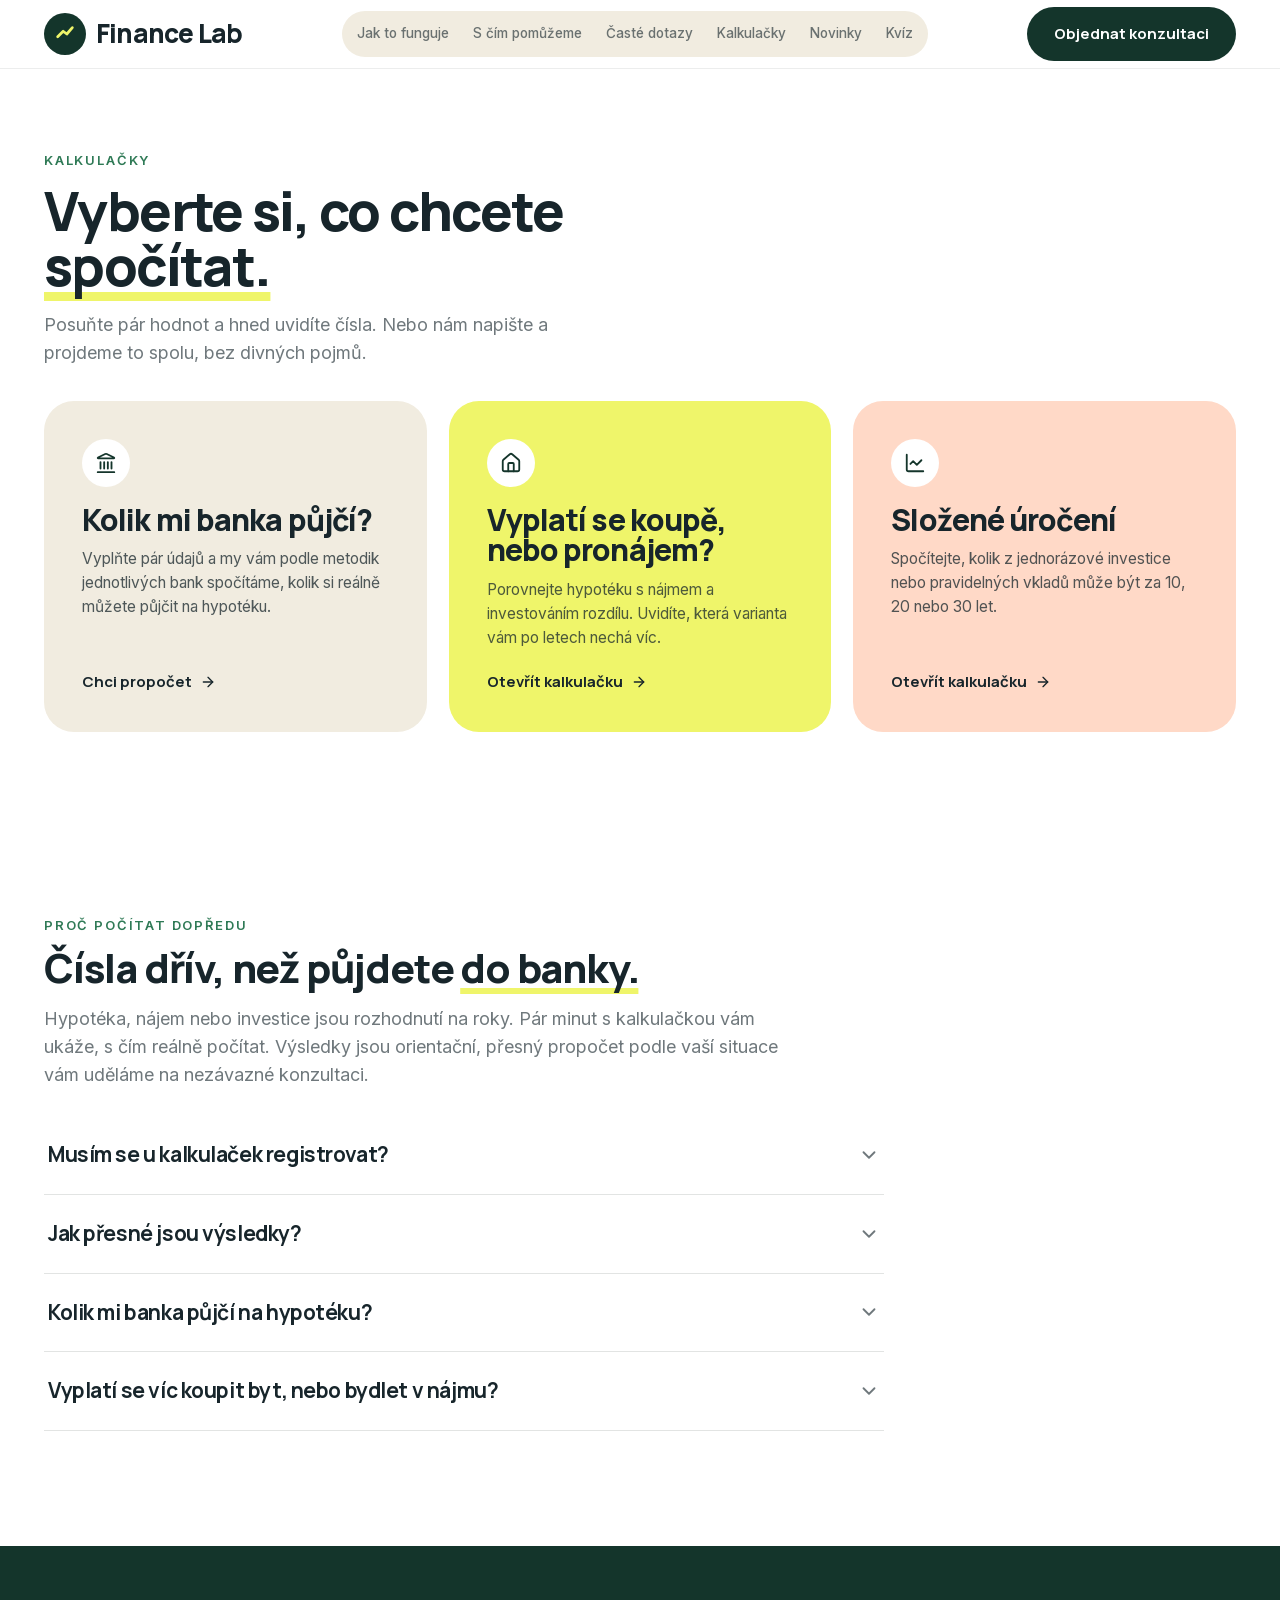
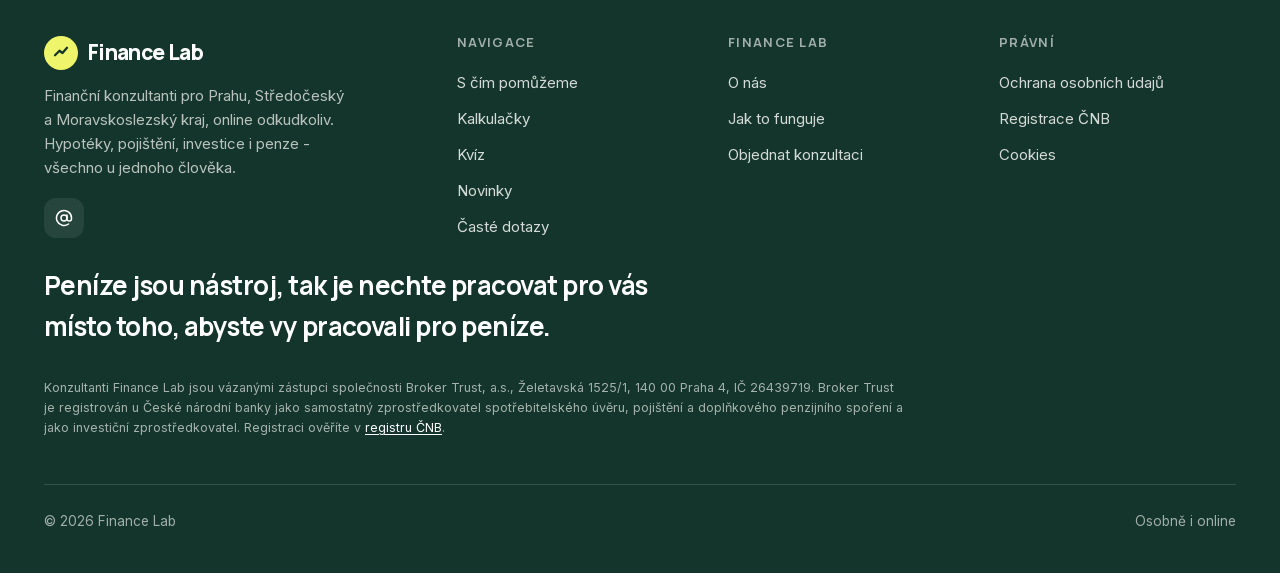
<file: kalkulacky.html>
<!DOCTYPE html>
<html lang="cs">
<head>
<meta charset="utf-8">
<meta name="viewport" content="width=device-width, initial-scale=1">
<title>Finanční kalkulačky - hypotéka i složené úročení | Finance Lab</title>
<meta name="description" content="Zjistěte, kolik vám banka půjčí na hypotéku, jestli se vyplatí koupě nebo pronájem a kolik vydělá složené úročení. Jednoduché finanční kalkulačky od Finance Lab.">
<meta name="robots" content="index, follow, max-image-preview:large">
<meta name="theme-color" content="#14352B">
<link rel="icon" href="/favicon.svg" type="image/svg+xml">
<link rel="apple-touch-icon" href="/apple-touch-icon.png">
<link rel="canonical" href="https://financelab-psi.vercel.app/kalkulacky.html">
<meta property="og:type" content="website">
<meta property="og:locale" content="cs_CZ">
<meta property="og:site_name" content="Finance Lab">
<meta property="og:title" content="Finanční kalkulačky | Finance Lab">
<meta property="og:description" content="Kolik mi banka půjčí, koupě vs. pronájem a složené úročení. Jednoduché kalkulačky bez registrace.">
<meta property="og:url" content="https://financelab-psi.vercel.app/kalkulacky.html">
<meta property="og:image" content="https://financelab-psi.vercel.app/images/og.jpg">
<meta property="og:image:width" content="1200">
<meta property="og:image:height" content="630">
<meta property="og:image:alt" content="Finance Lab - finanční konzultanti pro Prahu, Středočeský a Moravskoslezský kraj">
<meta name="twitter:card" content="summary_large_image">
<meta name="twitter:image" content="https://financelab-psi.vercel.app/images/og.jpg">
<link rel="preload" href="/fonts/manrope-latin.woff2" as="font" type="font/woff2" crossorigin>
<link rel="preload" href="/fonts/inter-latin.woff2" as="font" type="font/woff2" crossorigin>
<link rel="stylesheet" href="/fonts/fonts.css">
<script defer src="/icons.js"></script>
<link rel="stylesheet" href="styles.css">

<script type="application/ld+json">
{
  "@context": "https://schema.org",
  "@type": "BreadcrumbList",
  "itemListElement": [
    { "@type": "ListItem", "position": 1, "name": "Domů", "item": "https://financelab-psi.vercel.app/" },
    { "@type": "ListItem", "position": 2, "name": "Kalkulačky", "item": "https://financelab-psi.vercel.app/kalkulacky.html" }
  ]
}
</script>
<script type="application/ld+json">
{
  "@context": "https://schema.org",
  "@type": "WebApplication",
  "name": "Finanční kalkulačky Finance Lab",
  "url": "https://financelab-psi.vercel.app/kalkulacky.html",
  "applicationCategory": "FinanceApplication",
  "operatingSystem": "Web",
  "inLanguage": "cs",
  "description": "Kalkulačka koupě vs. pronájem a kalkulačka složeného úročení. Spočítejte si, co se vyplatí, bez registrace."
}
</script>
<script type="application/ld+json">
{
  "@context": "https://schema.org",
  "@type": "FAQPage",
  "mainEntity": [
    {
      "@type": "Question",
      "name": "Musím se u kalkulaček registrovat?",
      "acceptedAnswer": {
        "@type": "Answer",
        "text": "Ne. Kalkulačky koupě, nebo pronájem a složeného úročení fungují hned a bez registrace. U propočtu „Kolik mi banka půjčí“ vyplníte pár údajů a výsledek vám pošleme e-mailem."
      }
    },
    {
      "@type": "Question",
      "name": "Jak přesné jsou výsledky?",
      "acceptedAnswer": {
        "@type": "Answer",
        "text": "Kalkulačky počítají s průměrnými hodnotami, které si můžete upravit. Skutečná sazba, výnos nebo částka od banky se může lišit podle vašich příjmů, výdajů a aktuální nabídky bank."
      }
    },
    {
      "@type": "Question",
      "name": "Kolik mi banka půjčí na hypotéku?",
      "acceptedAnswer": {
        "@type": "Answer",
        "text": "Banky se dívají hlavně na váš čistý příjem, výdaje, ostatní splátky a na to, kolik máte vlastních peněz. Podle pravidel ČNB obvykle půjčí až 80 % hodnoty nemovitosti, lidem do 36 let až 90 %. Konkrétní částku podle metodik jednotlivých bank vám spočítáme v propočtu Kolik mi banka půjčí."
      }
    },
    {
      "@type": "Question",
      "name": "Vyplatí se víc koupit byt, nebo bydlet v nájmu?",
      "acceptedAnswer": {
        "@type": "Answer",
        "text": "Záleží na ceně nemovitosti, výši nájmu, úrokové sazbě a na tom, jestli rozdíl mezi splátkou a nájmem budete investovat. Obě varianty si můžete porovnat v kalkulačce koupě, nebo pronájem."
      }
    }
  ]
}
</script>
</head>
<body>

<div id="scroll-progress" class="scroll-progress" aria-hidden="true"></div>

<a href="#hlavni" class="btn" style="position:absolute; left:-999px; top:0;" onfocus="this.style.left='12px';this.style.top='12px';this.style.zIndex='100';" onblur="this.style.left='-999px';">Přeskočit na obsah</a>

<nav class="site" aria-label="Hlavní navigace">
  <div class="container nav-in">
    <a href="index.html" class="logo" aria-label="Finance Lab - domů">
      <span class="mark" aria-hidden="true"><svg width="18" height="18" viewBox="0 0 24 24" stroke-width="3" stroke-linecap="round" stroke-linejoin="round"><path d="M4 15 L10 9 L14 12 L20 5"/></svg></span>
      <span class="wm">Finance Lab</span>
    </a>
    <div class="nav-links">
      <a href="index.html#jak">Jak to funguje</a>
      <a href="index.html#sluzby">S čím pomůžeme</a>
      <a href="index.html#faq">Časté dotazy</a>
      <a href="kalkulacky.html" aria-current="page">Kalkulačky</a>
      <a href="novinky.html">Novinky</a>
      <a href="kviz.html">Kvíz</a>
    </div>
    <div class="nav-actions">
      <a href="index.html#objednat" class="btn btn-dark">Objednat konzultaci</a>
    </div>
    <button class="burger" id="burger" aria-label="Otevřít menu" aria-expanded="false" aria-controls="mmenu">Menu <i data-lucide="menu" style="width:18px;height:18px;"></i></button>
  </div>
</nav>
<div class="mobile-menu" id="mmenu">
  <a href="index.html#jak">Jak to funguje</a>
  <a href="index.html#sluzby">S čím pomůžeme</a>
  <a href="index.html#faq">Časté dotazy</a>
  <a href="kalkulacky.html">Kalkulačky</a>
  <a href="novinky.html">Novinky</a>
  <a href="kviz.html">Kvíz</a>
  <div class="mobile-cta">
    <a href="index.html#objednat" class="btn btn-dark">Objednat konzultaci</a>
  </div>
</div>

<main id="hlavni">

<!-- CALCULATOR LIST -->
<section class="pad" id="vyber" style="padding-top:clamp(40px, 6vw, 80px);">
  <div class="container">
    <div class="reveal" style="max-width:680px; margin-bottom:34px;">
      <span class="eyebrow" style="color:#2f7a56;">Kalkulačky</span>
      <h1 class="h-section" style="font-size:clamp(30px,4.6vw,54px); margin-top:10px;">Vyberte si, co chcete <span class="serif">spočítat.</span></h1>
      <p class="lead" style="margin-top:18px; max-width:560px;">Posuňte pár hodnot a hned uvidíte čísla. Nebo nám napište a projdeme to spolu, bez divných pojmů.</p>
    </div>
    <div class="calc-links calc-links--three">
      <a href="kalkulacka-kolik-mi-banka-pujci.html" class="calc-link reveal">
        <span class="ic"><i data-lucide="landmark" style="width:22px;height:22px;"></i></span>
        <h2>Kolik mi banka půjčí?</h2>
        <p>Vyplňte pár údajů a my vám podle metodik jednotlivých bank spočítáme, kolik si reálně můžete půjčit na hypotéku.</p>
        <span class="go">Chci propočet <i data-lucide="arrow-right" style="width:16px;height:16px;"></i></span>
      </a>
      <a href="kalkulacka-koupe-nebo-najem.html" class="calc-link calc-link--lime reveal d1">
        <span class="ic"><i data-lucide="home" style="width:22px;height:22px;"></i></span>
        <h2>Vyplatí se koupě, nebo pronájem?</h2>
        <p>Porovnejte hypotéku s nájmem a investováním rozdílu. Uvidíte, která varianta vám po letech nechá víc.</p>
        <span class="go">Otevřít kalkulačku <i data-lucide="arrow-right" style="width:16px;height:16px;"></i></span>
      </a>
      <a href="kalkulacka-slozene-uroceni.html" class="calc-link calc-link--peach reveal d2">
        <span class="ic"><i data-lucide="line-chart" style="width:22px;height:22px;"></i></span>
        <h2>Složené úročení</h2>
        <p>Spočítejte, kolik z jednorázové investice nebo pravidelných vkladů může být za 10, 20 nebo 30 let.</p>
        <span class="go">Otevřít kalkulačku <i data-lucide="arrow-right" style="width:16px;height:16px;"></i></span>
      </a>
    </div>
  </div>
</section>

<section class="pad" style="padding-top:clamp(36px,5vw,64px);">
  <div class="container">
    <div class="reveal" style="max-width:760px;">
      <span class="eyebrow" style="color:#2f7a56;">Proč počítat dopředu</span>
      <h2 class="h-section" style="font-size:clamp(26px,3.4vw,40px); margin-top:10px;">Čísla dřív, než půjdete <span class="serif">do banky.</span></h2>
      <p class="lead" style="margin-top:16px;">Hypotéka, nájem nebo investice jsou rozhodnutí na roky. Pár minut s kalkulačkou vám ukáže, s čím reálně počítat. Výsledky jsou orientační, přesný propočet podle vaší situace vám uděláme na nezávazné konzultaci.</p>
    </div>
    <div class="reveal d1" style="max-width:840px; margin-top:28px;">
      <details class="faq-item">
        <summary>Musím se u kalkulaček registrovat?<span class="faq-chev"><i data-lucide="chevron-down" style="width:22px;height:22px;"></i></span></summary>
        <div class="faq-a">Ne. Kalkulačky koupě, nebo pronájem a složeného úročení fungují hned a bez registrace. U propočtu „Kolik mi banka půjčí“ vyplníte pár údajů a výsledek vám pošleme e-mailem.</div>
      </details>
      <details class="faq-item">
        <summary>Jak přesné jsou výsledky?<span class="faq-chev"><i data-lucide="chevron-down" style="width:22px;height:22px;"></i></span></summary>
        <div class="faq-a">Kalkulačky počítají s průměrnými hodnotami, které si můžete upravit. Skutečná sazba, výnos nebo částka od banky se může lišit podle vašich příjmů, výdajů a aktuální nabídky bank.</div>
      </details>
      <details class="faq-item">
        <summary>Kolik mi banka půjčí na hypotéku?<span class="faq-chev"><i data-lucide="chevron-down" style="width:22px;height:22px;"></i></span></summary>
        <div class="faq-a">Banky se dívají hlavně na váš čistý příjem, výdaje, ostatní splátky a na to, kolik máte vlastních peněz. Podle pravidel ČNB obvykle půjčí až 80 % hodnoty nemovitosti, lidem do 36 let až 90 %. Konkrétní částku podle metodik jednotlivých bank vám spočítáme v <a href="kalkulacka-kolik-mi-banka-pujci.html">propočtu Kolik mi banka půjčí</a>.</div>
      </details>
      <details class="faq-item">
        <summary>Vyplatí se víc koupit byt, nebo bydlet v nájmu?<span class="faq-chev"><i data-lucide="chevron-down" style="width:22px;height:22px;"></i></span></summary>
        <div class="faq-a">Záleží na ceně nemovitosti, výši nájmu, úrokové sazbě a na tom, jestli rozdíl mezi splátkou a nájmem budete investovat. Obě varianty si můžete porovnat v <a href="kalkulacka-koupe-nebo-najem.html">kalkulačce koupě, nebo pronájem</a>.</div>
      </details>
    </div>
  </div>
</section>
</main>

<!-- FOOTER -->
<footer class="sec-forest">
  <div class="container">
    <div class="foot-top">
      <div class="foot-brand">
        <a href="index.html#top" class="logo logo--light" aria-label="Finance Lab - nahoru">
          <span class="mark" aria-hidden="true"><svg width="18" height="18" viewBox="0 0 24 24" stroke-width="3" stroke-linecap="round" stroke-linejoin="round"><path d="M4 15 L10 9 L14 12 L20 5"/></svg></span>
          <span class="wm">Finance Lab</span>
        </a>
        <p>Finanční konzultanti pro Prahu, Středočeský a Moravskoslezský kraj, online odkudkoliv. Hypotéky, pojištění, investice i penze - všechno u jednoho člověka.</p>
        <div class="socials">
          <a href="index.html#objednat" aria-label="Napište nám"><i data-lucide="at-sign" style="width:18px;height:18px;"></i></a>
        </div>
      </div>
      <div class="foot-col">
        <h4>Navigace</h4>
        <a href="index.html#sluzby">S čím pomůžeme</a>
        <a href="kalkulacky.html">Kalkulačky</a>
        <a href="kviz.html">Kvíz</a>
        <a href="novinky.html">Novinky</a>
        <a href="index.html#faq">Časté dotazy</a>
      </div>
      <div class="foot-col">
        <h4>Finance Lab</h4>
        <a href="index.html#uvod">O nás</a>
        <a href="index.html#jak">Jak to funguje</a>
        <a href="index.html#objednat">Objednat konzultaci</a>
      </div>
      <div class="foot-col">
        <h4>Právní</h4>
        <a href="ochrana-osobnich-udaju.html">Ochrana osobních údajů</a>
        <a href="https://www.cnb.cz/cnb/jerrs" target="_blank" rel="noopener">Registrace ČNB</a>
        <a href="ochrana-osobnich-udaju.html#cookies">Cookies</a>
      </div>
    </div>
    <p class="foot-line">Peníze jsou nástroj, tak je nechte pracovat pro vás místo toho, abyste vy pracovali pro peníze.</p>
    <p class="foot-legal">Konzultanti Finance Lab jsou vázanými zástupci společnosti Broker Trust, a.s., Želetavská 1525/1, 140 00 Praha 4, IČ 26439719. Broker Trust je registrován u České národní banky jako samostatný zprostředkovatel spotřebitelského úvěru, pojištění a doplňkového penzijního spoření a jako investiční zprostředkovatel. Registraci ověříte v <a href="https://www.cnb.cz/cnb/jerrs" target="_blank" rel="noopener">registru ČNB</a>.</p>
    <div class="foot-bottom">
      <span>© 2026 Finance Lab</span>
      <span>Osobně i online</span>
    </div>
  </div>
</footer>

<script src="script.js"></script>
</body>
</html>
</file>
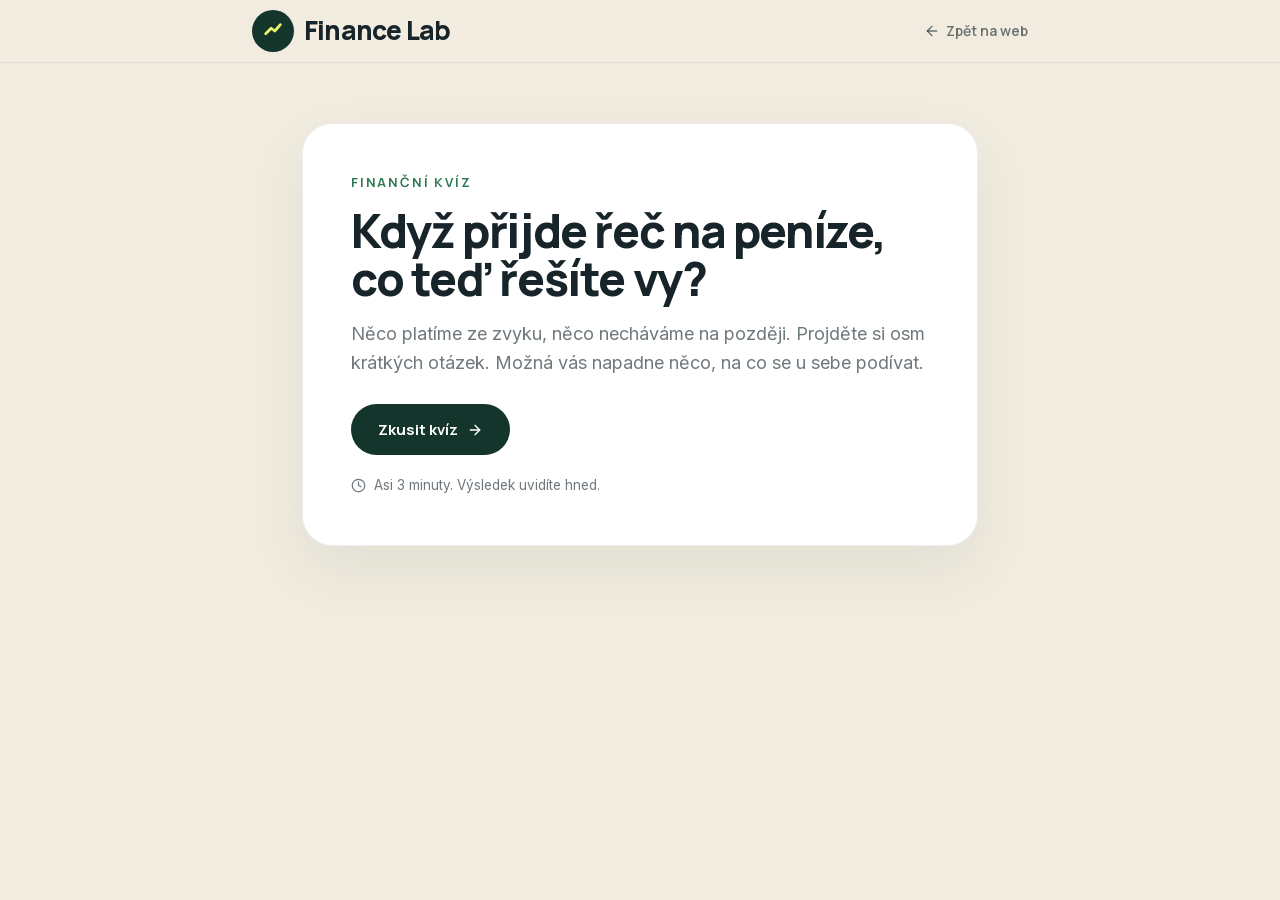
<file: kviz.html>
<!DOCTYPE html>
<html lang="cs">
<head>
<meta charset="utf-8">
<meta name="viewport" content="width=device-width, initial-scale=1">
<title>Když přijde řeč na peníze, co teď řešíte vy? Kvíz | Finance Lab</title>
<meta name="description" content="Něco platíme ze zvyku, něco necháváme na později. Osm krátkých otázek o penězích v běžném životě. Výsledek uvidíte hned.">
<meta name="robots" content="noindex, follow">
<meta name="theme-color" content="#14352B">
<link rel="icon" href="/favicon.svg" type="image/svg+xml">
<link rel="apple-touch-icon" href="/apple-touch-icon.png">
<link rel="canonical" href="https://financelab-psi.vercel.app/kviz.html">
<meta property="og:type" content="website">
<meta property="og:locale" content="cs_CZ">
<meta property="og:site_name" content="Finance Lab">
<meta property="og:title" content="Když přijde řeč na peníze, co teď řešíte vy? | Finance Lab">
<meta property="og:description" content="Krátký kvíz o penězích. Výsledek uvidíte hned.">
<meta property="og:url" content="https://financelab-psi.vercel.app/kviz.html">
<meta property="og:image" content="https://financelab-psi.vercel.app/images/og.jpg">
<meta property="og:image:width" content="1200">
<meta property="og:image:height" content="630">
<meta property="og:image:alt" content="Finance Lab - finanční konzultanti pro Prahu, Středočeský a Moravskoslezský kraj">
<meta name="twitter:card" content="summary_large_image">
<meta name="twitter:image" content="https://financelab-psi.vercel.app/images/og.jpg">
<link rel="preload" href="/fonts/manrope-latin.woff2" as="font" type="font/woff2" crossorigin>
<link rel="preload" href="/fonts/inter-latin.woff2" as="font" type="font/woff2" crossorigin>
<link rel="stylesheet" href="/fonts/fonts.css">
<script defer src="/icons.js"></script>
<link rel="stylesheet" href="styles.css">
<style>
  body { background: var(--cream); }
  .kviz-top { position: sticky; top: 0; z-index: 40; background: rgba(241,236,224,0.9); backdrop-filter: blur(10px); border-bottom: 1px solid rgba(23,32,28,0.07); }
  .kviz-top .in { max-width: 820px; margin: 0 auto; padding: 0 22px; height: 62px; display: flex; align-items: center; justify-content: space-between; }
  .kviz-back { font-family: 'Manrope', sans-serif; font-weight: 600; font-size: 14px; color: var(--ink-60); text-decoration: none; display: inline-flex; align-items: center; gap: 6px; }
  .kviz-back:hover { color: var(--ink); }

  .kviz-wrap { max-width: 720px; margin: 0 auto; padding: clamp(26px, 5vw, 60px) 22px 80px; }
  .kviz-card { background: #fff; border-radius: var(--radius-lg); border: 1px solid rgba(23,32,28,0.08); box-shadow: 0 24px 60px rgba(20,53,43,0.07); padding: clamp(26px, 4vw, 48px); }
  .fade { animation: kfade .45s var(--ease); }
  @keyframes kfade { from { opacity: 0; transform: translateY(12px); } to { opacity: 1; transform: none; } }

  /* progress */
  .kviz-prog { display: flex; align-items: center; gap: 14px; margin-bottom: 26px; }
  .kviz-prog .track { flex: 1; height: 7px; border-radius: 99px; background: rgba(23,32,28,0.08); overflow: hidden; }
  .kviz-prog .track > span { display: block; height: 100%; border-radius: 99px; background: linear-gradient(90deg, var(--green), var(--lime)); transition: width .45s var(--ease); }
  .kviz-prog .lbl { font-family: 'Manrope', sans-serif; font-weight: 700; font-size: 13px; color: var(--ink-60); white-space: nowrap; }

  /* intro */
  .kviz-eyebrow { font-family: 'Manrope', sans-serif; font-weight: 700; font-size: 13px; letter-spacing: 0.14em; text-transform: uppercase; color: #2f7a56; }
  .kviz-h1 { font-family: 'Manrope', sans-serif; font-weight: 800; letter-spacing: -0.03em; line-height: 1.04; font-size: clamp(30px, 5vw, 46px); margin: 14px 0 0; color: var(--ink); }
  .kviz-lead { font-size: clamp(16px, 1.5vw, 18px); line-height: 1.6; color: var(--ink-60); margin-top: 18px; }
  .kviz-lead + .kviz-lead { margin-top: 12px; }
  .kviz-meta { display: flex; align-items: center; gap: 8px; flex-wrap: wrap; font-size: 13.5px; color: var(--ink-60); margin-top: 20px; }
  .kviz-meta i { color: #2f7a56; }

  /* question */
  .kviz-q { font-family: 'Manrope', sans-serif; font-weight: 800; letter-spacing: -0.02em; line-height: 1.15; font-size: clamp(21px, 2.6vw, 29px); color: var(--ink); }
  .kviz-qhelp { font-size: 14.5px; line-height: 1.55; color: var(--ink-60); margin-top: 10px; }
  .kviz-opts { display: flex; flex-direction: column; gap: 11px; margin-top: 24px; }
  .kviz-opt { display: flex; align-items: center; gap: 14px; text-align: left; width: 100%; font-family: 'Inter', sans-serif; font-size: 15.5px; line-height: 1.45; color: var(--ink); background: var(--cream); border: 1.5px solid transparent; border-radius: 16px; padding: 17px 18px; cursor: pointer; transition: border-color .18s, background .18s, transform .12s var(--ease); }
  .kviz-opt:hover { border-color: rgba(20,53,43,0.28); background: #fff; }
  .kviz-opt:active { transform: scale(0.99); }
  .kviz-opt .dot { flex-shrink: 0; width: 24px; height: 24px; border-radius: 50%; border: 2px solid rgba(23,32,28,0.22); display: grid; place-items: center; transition: border-color .18s, background .18s; }
  .kviz-opt .dot i { width: 14px; height: 14px; color: #fff; opacity: 0; transform: scale(0.5); transition: opacity .15s, transform .15s; }
  .kviz-opt.sel { border-color: var(--forest); background: var(--forest); color: #fff; }
  .kviz-opt.sel .dot { border-color: var(--lime); background: var(--lime); }
  .kviz-opt.sel .dot i { opacity: 1; transform: none; color: var(--forest); }

  .kviz-nav { display: flex; justify-content: space-between; align-items: center; margin-top: 26px; gap: 12px; }
  .kviz-textbtn { font-family: 'Manrope', sans-serif; font-weight: 700; font-size: 14px; color: var(--ink-60); background: none; border: none; cursor: pointer; display: inline-flex; align-items: center; gap: 6px; padding: 8px 4px; }
  .kviz-textbtn:hover { color: var(--ink); }
  .kviz-textbtn[hidden] { visibility: hidden; }

  /* result */
  .res-head { font-family: 'Manrope', sans-serif; font-weight: 800; letter-spacing: -0.02em; line-height: 1.12; font-size: clamp(24px, 3.2vw, 34px); color: var(--ink); }
  .res-sub { font-size: 16px; line-height: 1.6; color: var(--ink-60); margin-top: 14px; }
  .res-section-lbl { font-family: 'Manrope', sans-serif; font-weight: 700; font-size: 13px; letter-spacing: 0.1em; text-transform: uppercase; color: #2f7a56; margin: 30px 0 14px; }
  .res-bullets { list-style: none; padding: 0; margin: 0; display: flex; flex-direction: column; gap: 12px; }
  .res-bullets li { display: flex; gap: 12px; align-items: flex-start; font-size: 15.5px; line-height: 1.5; color: var(--ink); }
  .res-bullets li .bic { flex-shrink: 0; width: 30px; height: 30px; border-radius: 9px; background: rgba(99,184,136,0.18); display: grid; place-items: center; }
  .res-bullets li .bic i { width: 16px; height: 16px; color: #2f7a56; }
  .res-note { font-size: 15px; line-height: 1.6; color: var(--ink-60); margin-top: 18px; }
  .res-step { margin-top: 18px; background: var(--optim); border-radius: 16px; padding: 18px 20px; font-size: 15px; line-height: 1.55; color: var(--ink); }
  .res-step b { font-family: 'Manrope', sans-serif; }

  .know { margin-top: 12px; border: 1px solid rgba(23,32,28,0.1); border-radius: 16px; overflow: hidden; }
  .know-row { padding: 16px 18px; border-top: 1px solid rgba(23,32,28,0.08); }
  .know-row:first-child { border-top: none; }
  .know-q { font-family: 'Manrope', sans-serif; font-weight: 700; font-size: 14.5px; color: var(--ink); display: flex; align-items: center; gap: 9px; }
  .know-q .tag { flex-shrink: 0; width: 22px; height: 22px; border-radius: 6px; display: grid; place-items: center; }
  .know-q .tag i { width: 14px; height: 14px; }
  .tag-ok { background: rgba(99,184,136,0.2); } .tag-ok i { color: #2f7a56; }
  .tag-no { background: rgba(192,57,43,0.12); } .tag-no i { color: #c0392b; }
  .know-a { font-size: 14px; line-height: 1.55; color: var(--ink-60); margin-top: 7px; }
  .know-a b { color: var(--ink); font-weight: 600; }

  .offer { margin-top: 34px; background: var(--forest); color: #fff; border-radius: var(--radius-lg); padding: clamp(24px, 3.4vw, 38px); }
  .offer h3 { font-family: 'Manrope', sans-serif; font-weight: 800; letter-spacing: -0.02em; font-size: clamp(21px, 2.6vw, 28px); line-height: 1.15; }
  .offer p { color: rgba(255,255,255,0.86); font-size: 15.5px; line-height: 1.6; margin-top: 12px; }
  .offer .take { list-style: none; padding: 0; margin: 18px 0 0; display: flex; flex-direction: column; gap: 10px; }
  .offer .take li { display: flex; gap: 11px; align-items: flex-start; font-size: 15px; line-height: 1.5; color: rgba(255,255,255,0.92); }
  .offer .take li i { flex-shrink: 0; width: 18px; height: 18px; color: var(--lime); margin-top: 2px; }
  .offer .fineprint { font-size: 13px; color: rgba(255,255,255,0.62); margin-top: 16px; line-height: 1.5; }
  .offer .btn { margin-top: 22px; }
  .offer-soft { margin-top: 30px; padding-top: 24px; border-top: 1px solid rgba(23,32,28,0.1); font-size: 15px; line-height: 1.6; color: var(--ink-60); }
  .offer-soft a { color: #2f7a56; font-weight: 600; text-decoration: underline; text-underline-offset: 2px; cursor: pointer; }

  /* booking */
  .bk-meta { display: flex; flex-wrap: wrap; gap: 8px 16px; font-size: 14px; color: var(--ink-60); margin-top: 10px; }
  .bk-meta span { display: inline-flex; align-items: center; gap: 6px; }
  .bk-meta i { width: 15px; height: 15px; color: #2f7a56; }
  .bk-lbl { font-family: 'Manrope', sans-serif; font-weight: 700; font-size: 13.5px; color: var(--ink); margin: 24px 0 10px; }
  .chips { display: flex; flex-wrap: wrap; gap: 9px; }
  .chip-sel { font-family: 'Manrope', sans-serif; font-weight: 600; font-size: 14px; color: var(--ink); background: var(--cream); border: 1.5px solid transparent; border-radius: 12px; padding: 11px 15px; cursor: pointer; transition: border-color .15s, background .15s, color .15s; }
  .chip-sel:hover { border-color: rgba(20,53,43,0.28); }
  .chip-sel.on { background: var(--forest); color: #fff; border-color: var(--forest); }
  .chip-sel small { display: block; font-weight: 500; font-size: 11px; opacity: 0.7; }
  .bk-form { margin-top: 8px; }
  .bk-form .frow { margin-top: 16px; }
  .bk-form .frow2 { display: grid; grid-template-columns: 1fr 1fr; gap: 14px; }
  .bk-form label { display: block; font-family: 'Manrope', sans-serif; font-weight: 700; font-size: 13px; color: var(--ink); margin-bottom: 7px; }
  .bk-form label .req { color: #c0392b; }
  .bk-form input { width: 100%; box-sizing: border-box; font-family: 'Inter', sans-serif; font-size: 15px; color: var(--ink); background: var(--cream); border: 1.5px solid transparent; border-radius: 12px; padding: 13px 15px; outline: none; transition: border-color .18s, background .18s; }
  .bk-form input:focus { border-color: var(--green); background: #fff; }
  .bk-form textarea { width: 100%; box-sizing: border-box; font-family: 'Inter', sans-serif; font-size: 15px; line-height: 1.5; color: var(--ink); background: var(--cream); border: 1.5px solid transparent; border-radius: 12px; padding: 13px 15px; outline: none; resize: vertical; transition: border-color .18s, background .18s; }
  .bk-form textarea:focus { border-color: var(--green); background: #fff; }
  .bk-form .field-err input { border-color: #c0392b; background: #fff6f5; }
  .bk-form .hp { display: none; }
  .bk-consent { font-size: 12px; color: var(--ink-60); line-height: 1.5; margin-top: 12px; }
  .bk-form .emsg { font-size: 12.5px; color: #c0392b; margin-top: 6px; display: none; }
  .bk-form .field-err .emsg { display: block; }
  .bk-status { margin-top: 14px; font-size: 14px; font-weight: 700; font-family: 'Manrope', sans-serif; }
  .bk-status.bad { color: #c0392b; } .bk-status.ok { color: #2f7a56; }

  /* podrobný rozbor na e-mail */
  .res-mail { margin-top: 30px; border: 1.5px solid rgba(23,32,28,0.1); border-radius: 16px; padding: clamp(20px, 3vw, 28px); }
  .res-mail-h { font-family: 'Manrope', sans-serif; font-weight: 800; letter-spacing: -0.02em; font-size: clamp(19px, 2.4vw, 23px); color: var(--ink); line-height: 1.2; }
  .res-mail p { font-size: 15px; line-height: 1.6; color: var(--ink-60); margin-top: 8px; }
  .rm-row { display: grid; grid-template-columns: 1fr auto; gap: 12px; align-items: start; }
  .rm-row .btn { margin-top: 42px; white-space: nowrap; }
  .res-mail .rm-done { display: flex; gap: 10px; align-items: center; font-family: 'Manrope', sans-serif; font-weight: 700; font-size: 15.5px; color: #2f7a56; }
  .res-mail .rm-done i { width: 22px; height: 22px; flex-shrink: 0; }
  @media (max-width: 520px) { .rm-row { grid-template-columns: 1fr; } .rm-row .btn { margin-top: 4px; width: 100%; justify-content: center; } }

  /* done */
  .done-ic { width: 66px; height: 66px; border-radius: 50%; background: rgba(99,184,136,0.2); display: grid; place-items: center; margin: 0 auto 20px; }
  .done-ic i { width: 32px; height: 32px; color: #2f7a56; }
  .done-wrap { text-align: center; }
  .done-wrap h2 { font-family: 'Manrope', sans-serif; font-weight: 800; letter-spacing: -0.02em; font-size: clamp(26px, 3.4vw, 34px); color: var(--ink); }
  .done-wrap p { font-size: 16px; line-height: 1.65; color: var(--ink-60); margin-top: 14px; max-width: 480px; margin-left: auto; margin-right: auto; }

  @media (max-width: 520px) {
    .bk-form .frow2 { grid-template-columns: 1fr; }
  }
  @media (prefers-reduced-motion: reduce) {
    .fade { animation: none; }
    .kviz-prog .track > span { transition: none; }
  }
  .res-form { margin-top: 34px; padding-top: 30px; border-top: 1px solid rgba(23,32,28,0.1); scroll-margin-top: 80px; }
  .res-step-btn { margin-top: 14px; padding: 11px 20px; font-size: 14px; }
  .res-step-lbl { font-family: 'Manrope', sans-serif; font-weight: 700; font-size: 12px; letter-spacing: 0.1em; text-transform: uppercase; color: #2f7a56; margin-bottom: 6px; }
  .know-more { margin-top: 8px; }
  .know-more > summary { list-style: none; cursor: pointer; display: inline-flex; align-items: center; gap: 5px; font-family: 'Manrope', sans-serif; font-weight: 700; font-size: 13px; color: #2f7a56; }
  .know-more > summary::-webkit-details-marker { display: none; }
  .know-more > summary::after { content: '▾'; font-size: 11px; transition: transform .2s var(--ease); }
  .know-more[open] > summary::after { transform: rotate(180deg); }
  .know-more > p { display: none; font-size: 14px; line-height: 1.6; color: var(--ink-60); margin-top: 6px; }
  .know-more[open] > p { display: block; }
  .res-end { margin-top: 28px; }
  .kviz-extra { margin-top: 16px; background: var(--cream); border-radius: 16px; padding: 16px 18px; }
  .kviz-extra label { display: block; font-family: 'Manrope', sans-serif; font-weight: 700; font-size: 14.5px; color: var(--ink); }
  .kviz-extra label span { font-weight: 500; color: var(--ink-60); }
  .kviz-extra-hint { font-size: 13.5px; color: var(--ink-60); margin-top: 3px; }
  .kviz-extra textarea { width: 100%; box-sizing: border-box; margin-top: 10px; font-family: 'Inter', sans-serif; font-size: 15px; line-height: 1.5; color: var(--ink); background: #fff; border: 1.5px solid rgba(23,32,28,0.12); border-radius: 12px; padding: 11px 13px; resize: vertical; outline: none; transition: border-color .18s; }
  .kviz-extra textarea:focus { border-color: var(--green); }
</style>
</head>
<body>

<div class="kviz-top">
  <div class="in">
    <a href="index.html" class="logo" aria-label="Finance Lab - domů">
      <span class="mark" aria-hidden="true"><svg width="18" height="18" viewBox="0 0 24 24" stroke-width="3" stroke-linecap="round" stroke-linejoin="round"><path d="M4 15 L10 9 L14 12 L20 5"/></svg></span>
      <span class="wm">Finance Lab</span>
    </a>
    <a href="index.html" class="kviz-back"><i data-lucide="arrow-left" style="width:16px;height:16px;"></i> Zpět na web</a>
  </div>
</div>

<main class="kviz-wrap">
  <div class="kviz-card" id="quiz-root" aria-live="polite"></div>
</main>

<script src="script.js"></script>
<script>
(function () {
  var reduce = window.matchMedia && window.matchMedia('(prefers-reduced-motion: reduce)').matches;
  var root = document.getElementById('quiz-root');
  // Objednávkový formulář odesílá přes Web3Forms. Klíč je jeden pro celý web, nastavuje se v script.js.
  function formKey() { return window.FL_WEB3FORMS_KEY || ''; }

  // ---- otázky -----------------------------------------------------------
  // Indexy: 0 zůstatek · 1 znalost (půjčky) · 2 úspory · 3 znalost (pojištění bytu)
  //         4 znalost (úrazové pojištění) · 5 životní změny · 6 volné peníze (+ nepovinné políčko) · 7 cíl
  var QUESTIONS = [
    { q: 'Otevřete bankovnictví. Odpovídá zůstatek tomu, co jste čekali?',
      opts: [
        'Většinou ano. Zhruba vím, co přišlo a co odešlo.',
        'Občas mě překvapí, kolik už je pryč.',
        'Docela často si říkám: Kam to zase zmizelo?',
        'Na zůstatek se moc nedívám.'
      ] },
    { q: 'Dvě půjčky na stejnou částku. Jedna má nižší měsíční splátku. Je tím pádem levnější?',
      opts: [
        'Nemusí být. Záleží i na tom, jak dlouho budu splácet a kolik zaplatím celkem.',
        'Ano, každý měsíc přece zaplatím míň.',
        'Nevím, podle čeho je porovnat.'
      ], correct: 0 },
    { q: 'Na jak dlouho by vám vystačily úspory, kdyby přestal chodit příjem?',
      help: 'Stačí odhad. Počítejte bydlení, jídlo, splátky a další nutné výdaje. Vynechte peníze, které už máte stranou na něco jiného.',
      opts: [
        'Ani na měsíc.',
        'Alespoň na měsíc, ale na tři už ne.',
        'Na tři až šest měsíců.',
        'Na víc než půl roku.',
        'Nevím, nemám to spočítané.'
      ] },
    { q: 'Máte pojištěný byt. Jsou tím automaticky pojištěné i notebook a pohovka uvnitř?',
      opts: [
        'Ano, patří přece do bytu.',
        'Jen pokud jsou nové.',
        'Ne automaticky. Záleží, jestli je pojištěné i vybavení domácnosti.',
        'Nevím. Pod „pojištěným bytem“ si představuju všechno.'
      ], correct: 2 },
    { q: 'Máte úrazové pojištění. Pomůže vám automaticky i tehdy, když kvůli nemoci nemůžete pracovat?',
      opts: [
        'Ano, hlavní je, že nemůžu pracovat.',
        'Ne, musí v něm být pojištěná i nemoc.',
        'Nevím, v tomhle se nevyznám.'
      ], correct: 1 },
    { q: 'Nová práce, dítě, hypotéka… Když se něco změnilo u vás, podívali jste se i na svoje finance?',
      help: 'Třeba jestli pořád stačí rezerva nebo jestli pojistka odpovídá tomu, co dnes potřebujete.',
      opts: [
        'Ano, vím, co bylo potřeba upravit a co může zůstat.',
        'Něco ano, ale na všechno se ještě nedostalo.',
        'Život se změnil, finance zatím zůstaly při starém.',
        'Zatím nemám moc co kontrolovat, nic z toho se u mě neděje a nemám žádné finanční produkty.',
        'Nic většího se nezměnilo.'
      ] },
    { q: 'Když vám na konci měsíce zbydou peníze, co s nimi většinou uděláte?',
      opts: [
        'Dávám je na spořák.',
        'Investuju je.',
        'Chci s nimi něco dělat, ale v investování se zatím nevyznám.',
        'Nechávám je na běžném účtu na další měsíc.',
        'Teď mi většinou nic nezbývá.'
      ],
      // po volbě „Investuju je“ se ukáže nepovinné políčko, kvíz se pak neposouvá sám
      extra: { on: 1, label: 'Do čeho investujete?', hint: 'Klidně napište vlastními slovy.' } },
    { q: 'Co byste si chtěli jednou dovolit?',
      help: 'Vyberte, co je vám nejbližší.',
      opts: [
        'Pracovat míň a mít víc času pro sebe.',
        'Pustit se do vlastní práce nebo podnikání.',
        'Dát dětem lepší start do života.',
        'Dát si delší volno nebo vyrazit na velkou cestu.',
        'Něco jiného. Svůj plán už mám.',
        'Zatím nevím. Nad tímhle se chci zamyslet.'
      ] }
  ];

  // ---- znalostní otázky (hodnotí se zvlášť, nikdy nevedou k nabídce) ------
  var KNOW = [
    { i: 1, title: 'Nižší splátka a cena půjčky', correctText: 'Nemusí být. Záleží i na tom, jak dlouho budu splácet a kolik zaplatím celkem.',
      exp: 'Nižší splátka často znamená, že splácíte déle a tím pádem zaplatíte víc na úrocích. Půjčky proto porovnávejte podle toho, kolik za ně zaplatíte celkem a podle RPSN, která zahrnuje i poplatky.' },
    { i: 3, title: 'Pojištění bytu a věcí uvnitř', correctText: 'Ne automaticky. Záleží, jestli je pojištěné i vybavení domácnosti.',
      exp: 'Pojištění nemovitosti se týká samotného bytu: zdí, podlah, oken a pevně zabudovaných věcí. Nábytek, elektronika a další věci, které si můžete odnést, patří pod pojištění domácnosti. Ve smlouvě si ověřte, jestli máte obojí a na jakou částku.' },
    { i: 4, title: 'Úrazové pojištění a nemoc', correctText: 'Ne, musí v něm být pojištěná i nemoc.',
      exp: 'Samotné pojištění úrazu nemoc nepokrývá. Ve smlouvě si ověřte, jestli máte pojištěnou i pracovní neschopnost kvůli nemoci, od kdy se vyplácí a kolik dostanete. Záleží také na podmínkách a výlukách konkrétního pojištění.' }
  ];

  // ---- témata výsledku podle osobních odpovědí ----------------------------
  var THEMES = {
    reserve:    { head: 'Začít můžete tím, kolik potřebujete mít po ruce.',
                  step: 'Na schůzce s vámi uděláme podrobnou analýzu příjmů a výdajů a spočítáme, na jak dlouho by vám úspory vystačily. Podle toho se domluvíme, kolik mít po ruce a co s ostatními penězi.' },
    spending:   { head: 'Začít můžete tím, kam vám peníze odcházejí.',
                  step: 'Na schůzce s vámi uděláme podrobnou analýzu příjmů a výdajů. Ukážeme vám, kam peníze odcházejí a domluvíme se, co upravit.' },
    lifechange: { head: 'Od poslední kontroly se toho u vás změnilo.',
                  note: 'Vyplatí se ověřit, jestli rezerva a pojistky pořád odpovídají tomu, co dnes potřebujete platit a koho potřebujete zajistit.',
                  step: 'Na schůzce s vámi uděláme podrobnou analýzu příjmů a výdajů a projdeme, co už máte sjednané. Řekneme vám, co po změnách upravit a co může zůstat.' },
    invest:     { head: 'Než začnete investovat, vyplatí se vědět, kdy budete peníze potřebovat.',
                  step: 'Na schůzce s vámi uděláme podrobnou analýzu příjmů a výdajů a spočítáme, kolik peněz můžete investovat a kolik je lepší mít po ruce. Vysvětlíme vám to tak, abyste věděli, do čeho jdete.' }
  };

  // ---- nabídka podle cíle z otázky 8 -------------------------------------
  var GOALS = [
    { head: 'Chcete zjistit, co by vám umožnilo pracovat míň?',
      body: 'Na krátké schůzce projdeme, kolik potřebujete na běžný život a co by bylo potřeba, abyste mohli ubrat. Domluvíme se, čím začít.',
      btn: 'Chci probrat víc času pro sebe', topic: 'to, co by vám umožnilo pracovat míň' },
    { head: 'Chcete se připravit na vlastní podnikání?',
      body: 'Na krátké schůzce projdeme, s jakou rezervou do toho jít a na co myslet, až nebudete mít stálý příjem. Domluvíme se, čím začít.',
      btn: 'Chci probrat vlastní podnikání', topic: 'přípravu na vlastní podnikání' },
    { head: 'Chcete dětem připravit lepší start do života?',
      body: 'Na krátké schůzce probereme, kolik a jak dlouho můžete odkládat a jaké máte možnosti spoření pro děti. Domluvíme se, čím začít.',
      btn: 'Chci probrat start pro děti', topic: 'lepší start do života pro vaše děti' },
    { head: 'Chcete si naplánovat delší volno nebo velkou cestu?',
      body: 'Na krátké schůzce spočítáme, kolik budete potřebovat a jak si to rozložit, aby vám pak nechyběly peníze na běžný život. Domluvíme se, čím začít.',
      btn: 'Chci probrat delší volno', topic: 'delší volno nebo cestu' },
    { soft: true, topic: 'váš plán' },
    { head: 'Nemusíte mít hned jasno.',
      body: 'Na krátké schůzce si promluvíme o tom, co by pro vás peníze měly umožnit a podle toho se domluvíme, čím začít. Nemusíte mít nic připraveného.',
      btn: 'Chci si to promyslet s vámi', topic: 'to, co by vám peníze měly umožnit' }
  ];

  // ---- state ------------------------------------------------------------
  var state = { screen: 'intro', qi: 0, answers: [], extra: {} };

  // Zjištění = jen to, co člověk sám napsal, v pořadí důležitosti; zobrazí se nejvýš dvě.
  // „Nevím“ u úspor je neznámá hodnota, ne nulová rezerva. „Nic se nezměnilo“ nic nevypovídá o tom,
  // jak má člověk finance nastavené. Spořák, investice ani peníze na účtu na další měsíc nejsou chyba.
  function findingsFor(a) {
    var f = [];
    if (a[2] === 4) f.push({ g: 'reserve', a: 'Píšete, že nevíte, na jak dlouho by vám úspory vystačily.', b: 'Zároveň nevíte, na jak dlouho by vám úspory vystačily.' });
    if (a[2] === 0) f.push({ g: 'reserve', a: 'Píšete, že by vám úspory zatím nevystačily ani na měsíc.', b: 'Zároveň by vám úspory zatím nevystačily ani na měsíc.' });
    if (a[0] === 2) f.push({ g: 'spending', a: 'Píšete, že si docela často říkáte, kam peníze zase zmizely.', b: 'Zároveň si docela často říkáte, kam peníze zase zmizely.' });
    if (a[5] === 2) f.push({ g: 'lifechange', a: 'Píšete, že se u vás změnil život, ale finance zatím zůstaly při starém.', b: 'Zároveň se u vás změnil život, ale finance zatím zůstaly při starém.', short: 'Píšete, že finance zatím zůstaly při starém.' });
    if (a[6] === 2) f.push({ g: 'invest', a: 'Píšete, že byste s penězi chtěli něco dělat, ale v investování se zatím nevyznáte.', b: 'Zároveň byste s penězi chtěli něco dělat, ale v investování se zatím nevyznáte.' });
    if (a[0] === 1) f.push({ g: 'spending', a: 'Píšete, že vás občas překvapí, kolik peněz už je pryč.', b: 'Zároveň vás občas překvapí, kolik peněz už je pryč.' });
    if (a[6] === 4) f.push({ g: 'spending', a: 'Píšete, že vám teď většinou nic nezbývá.', b: 'Zároveň vám teď většinou nic nezbývá.' });
    if (a[5] === 1) f.push({ g: 'lifechange', a: 'Píšete, že jste se po změnách ke kontrole všeho ještě nedostali.', b: 'Zároveň jste se po změnách ke kontrole všeho ještě nedostali.' });
    if (a[0] === 3) f.push({ g: 'spending', a: 'Píšete, že se na zůstatek moc nedíváte.', b: 'Zároveň se na zůstatek moc nedíváte.' });
    return f.slice(0, 2);
  }

  // „Máte přehled“ jen tehdy, když to plyne z odpovědí (ví, kam peníze odcházejí, i na jak dlouho vystačí úspory)
  function hasOverview(a) { return a[0] === 0 && [1, 2, 3].indexOf(a[2]) > -1; }

  // ---- render helpers ---------------------------------------------------
  function esc(s) { return String(s).replace(/&/g, '&amp;').replace(/</g, '&lt;').replace(/>/g, '&gt;'); }
  function icons() { if (window.lucide && window.lucide.createIcons) { try { window.lucide.createIcons(); } catch (e) {} } }
  function paint(html, quiet) {
    root.innerHTML = html;
    if (quiet) { icons(); return; } // překreslení v rámci téže otázky: bez animace a bez skoku nahoru
    root.classList.remove('fade'); void root.offsetWidth; if (!reduce) root.classList.add('fade');
    icons();
    window.scrollTo({ top: 0, behavior: reduce ? 'auto' : 'smooth' });
  }

  // ---- screens ----------------------------------------------------------
  function renderIntro() {
    paint(
      '<div class="kviz-eyebrow">Finanční kvíz</div>' +
      '<h1 class="kviz-h1">Když přijde řeč na peníze, co teď řešíte vy?</h1>' +
      '<p class="kviz-lead">Něco platíme ze zvyku, něco necháváme na později. Projděte si osm krátkých otázek. Možná vás napadne něco, na co se u sebe podívat.</p>' +
      '<button class="btn btn-dark" data-act="start" style="margin-top:26px;">Zkusit kvíz <i data-lucide="arrow-right" style="width:16px;height:16px;"></i></button>' +
      '<div class="kviz-meta"><i data-lucide="clock" style="width:15px;height:15px;"></i> Asi 3 minuty. Výsledek uvidíte hned.</div>'
    );
  }

  function extraOpen(qi) { var Q = QUESTIONS[qi]; return !!(Q.extra && state.answers[qi] === Q.extra.on); }
  function extraText(qi) { return extraOpen(qi) ? (state.extra[qi] || '').trim() : ''; }

  function renderQuestion(quiet) {
    var qi = state.qi, Q = QUESTIONS[qi], sel = state.answers[qi];
    var extra = extraOpen(qi)
      ? '<div class="kviz-extra"><label for="kv-extra">' + esc(Q.extra.label) + ' <span>(nepovinné)</span></label>' +
        '<div class="kviz-extra-hint">' + esc(Q.extra.hint) + '</div>' +
        '<textarea id="kv-extra" rows="2" maxlength="300">' + esc(state.extra[qi] || '') + '</textarea></div>'
      : '';
    var opts = Q.opts.map(function (t, i) {
      return '<button class="kviz-opt' + (sel === i ? ' sel' : '') + '" data-act="pick" data-i="' + i + '">' +
        '<span class="dot"><i data-lucide="check"></i></span><span>' + esc(t) + '</span></button>';
    }).join('');
    paint(
      '<div class="kviz-prog"><div class="track"><span style="width:' + ((qi + 1) / QUESTIONS.length * 100) + '%"></span></div>' +
      '<div class="lbl">' + (qi + 1) + ' / ' + QUESTIONS.length + '</div></div>' +
      '<div class="kviz-q">' + esc(Q.q) + '</div>' +
      (Q.help ? '<div class="kviz-qhelp">' + esc(Q.help) + '</div>' : '') +
      '<div class="kviz-opts">' + opts + '</div>' + extra +
      '<div class="kviz-nav">' +
      '<button class="kviz-textbtn" data-act="back"' + (qi === 0 ? ' hidden' : '') + '><i data-lucide="arrow-left" style="width:15px;height:15px;"></i> Zpět</button>' +
      (sel != null ? '<button class="btn btn-dark" data-act="next">' + (qi === QUESTIONS.length - 1 ? 'Ukázat výsledek' : 'Pokračovat') + ' <i data-lucide="arrow-right" style="width:16px;height:16px;"></i></button>' : '<span></span>') +
      '</div>',
      quiet
    );
  }

  function knowledgeHtml(a) {
    var right = 0;
    var rows = KNOW.map(function (k) {
      var ok = a[k.i] === QUESTIONS[k.i].correct;
      if (ok) right++;
      return '<div class="know-row">' +
        '<div class="know-q"><span class="tag ' + (ok ? 'tag-ok' : 'tag-no') + '"><i data-lucide="' + (ok ? 'check' : 'x') + '"></i></span>' + esc(k.title) + '</div>' +
        '<div class="know-a">Správně: <b>' + esc(k.correctText) + '</b></div>' +
        '<details class="know-more"' + (ok ? '' : ' open') + '><summary>Proč?</summary><p>' + esc(k.exp) + '</p></details>' +
        '</div>';
    }).join('');
    return '<div class="res-section-lbl">Znalostní otázky · správně ' + right + ' ze 3</div><div class="know">' + rows + '</div>';
  }

  function resultModel(a) {
    var f = findingsFor(a), T = f.length ? THEMES[f[0].g] : null, m = { theme: T ? f[0].g : 'none', step: '' };
    if (T) {
      m.head = T.head;
      m.text = f.map(function (x, i) { return i === 0 ? (x.short || x.a) : x.b; }).join(' ') + (T.note ? ' ' + T.note : '');
      m.step = T.step;
    } else if (hasOverview(a)) {
      m.head = 'V běžných penězích máte přehled.';
      m.text = 'Podle toho, co píšete, víte, kam vám peníze odcházejí a na jak dlouho by vám vystačily úspory. Níže si můžete projít vysvětlení znalostních otázek.';
    } else {
      m.head = 'Díky za vyplnění. Tady jsou odpovědi.';
      m.text = 'Níže si můžete projít vysvětlení znalostních otázek.';
    }
    m.right = KNOW.filter(function (k) { return a[k.i] === QUESTIONS[k.i].correct; }).length;
    return m;
  }

  function renderResult() {
    var a = state.answers, m = resultModel(a), G = GOALS[a[7]];
    var head = m.head, intro = '<p class="res-sub">' + esc(m.text) + '</p>';
    var step = m.step ? '<div class="res-step"><div class="res-step-lbl">První krok</div>' + esc(m.step) +
      '<div><button class="btn btn-dark res-step-btn" data-act="toform" data-src="analysis">Chci podrobnou analýzu <i data-lucide="arrow-right" style="width:16px;height:16px;"></i></button></div></div>' : '';

    var offer;
    if (G.soft) {
      offer = '<div class="offer-soft">Svůj plán už máte. Kdybyste si ho chtěli s někým projít nebo něco ověřit, ' +
        'napište nám níže.</div>';
    } else {
      offer = '<div class="offer">' +
        '<h3>' + esc(G.head) + '</h3>' +
        '<p>' + esc(G.body) + '</p>' +
        '</div>';
    }

    state.src = 'goal';
    paint('<div class="res-head">' + esc(head) + '</div>' + intro + step + knowledgeHtml(a) + mailHtml() + offer + formHtml());
    bindMail();
    bindForm();
  }

  function formTopic() { return state.src === 'analysis' ? 'Podrobná analýza příjmů a výdajů' : GOALS[state.answers[7]].topic; }
  function formNote() {
    return 'Navážeme tam, kde kvíz skončil, ' +
      (state.src === 'analysis' ? 'a uděláme s vámi podrobnou analýzu příjmů a výdajů' : 'a probereme hlavně ' + GOALS[state.answers[7]].topic) +
      '. Spolu s kontaktem nám pošlete i odpovědi z kvízu, ať je máme připravené.';
  }

  function answersText() {
    var a = state.answers, inv = extraText(6);
    return QUESTIONS.map(function (Q, i) {
      return (i + 1) + '. ' + Q.q + '\n   → ' + Q.opts[a[i]] + (i === 6 && inv ? '\n   Do čeho investuje: ' + inv : '');
    }).join('\n');
  }

  // Podrobný rozbor: přijde nám e-mailem s odpověďmi, rozbor posíláme klientovi sami.
  function mailHtml() {
    return '<div class="res-mail" id="rm-wrap">' +
      '<div class="res-mail-h">Chcete podrobnější rozbor na e-mail?</div>' +
      '<p>Pokud chcete podrobnější rozbor otázek a své situace, zadejte e-mail. Projdeme vaše odpovědi a podrobnější informace vám pošleme na <span style="white-space:nowrap">e-mail</span>.</p>' +
      '<form class="bk-form" id="rm-form" novalidate>' +
      '<input type="checkbox" name="botcheck" class="hp" tabindex="-1" autocomplete="off" aria-hidden="true">' +
      '<div class="rm-row">' +
      '<div class="frow"><label for="rm-email">E-mail <span class="req">*</span></label><input id="rm-email" name="email" type="email" autocomplete="email" placeholder="vas@email.cz" required><div class="emsg">Zadejte platný e-mail.</div></div>' +
      '<button type="submit" class="btn btn-dark">Chci podrobný rozbor <i data-lucide="arrow-right" style="width:16px;height:16px;"></i></button>' +
      '</div>' +
      '<div class="bk-status" id="rm-status" role="status" aria-live="polite"></div>' +
      '<p class="bk-consent">E-mail použijeme jen k zaslání rozboru. Více v <a href="ochrana-osobnich-udaju.html" target="_blank" style="color:inherit;text-decoration:underline;">zásadách ochrany osobních údajů</a>.</p>' +
      '</form></div>';
  }

  function bindMail() {
    var form = document.getElementById('rm-form');
    if (!form) return;
    var status = document.getElementById('rm-status');
    var say = function (cls, t) { status.className = 'bk-status' + (cls ? ' ' + cls : ''); status.textContent = t; };
    var done = function () {
      document.getElementById('rm-wrap').innerHTML = '<div class="rm-done"><i data-lucide="check-circle"></i>Děkujeme. Projdeme vaše odpovědi a podrobnější rozbor vám pošleme na e-mail.</div>';
      icons();
    };
    form.email.addEventListener('input', function () { form.email.closest('.frow').classList.remove('field-err'); say('', ''); });
    form.addEventListener('submit', function (e) {
      e.preventDefault();
      var email = (form.email.value || '').trim();
      if (!/^[^\s@]+@[^\s@]+\.[^\s@]+$/.test(email)) { form.email.closest('.frow').classList.add('field-err'); say('bad', 'Zkontrolujte prosím e-mail.'); form.email.focus(); return; }
      if (form.botcheck.checked) { done(); return; }
      var key = formKey();
      if (!key || key.indexOf('REPLACE') === 0) { say('bad', 'Formulář zatím není propojený s e-mailem (chybí přístupový klíč).'); return; }
      var m = resultModel(state.answers), inv = extraText(6);
      var fd = new FormData();
      fd.append('access_key', key);
      fd.append('subject', 'Kvíz: chce podrobný rozbor na e-mail - Finance Lab');
      fd.append('from_name', 'Finance Lab kvíz');
      fd.append('email', email);
      fd.append('pozadavek', 'Poslat podrobnější rozbor otázek a situace na e-mail');
      fd.append('tema', GOALS[state.answers[7]].topic);
      fd.append('vysledek', m.head + (m.theme !== 'none' ? ' - ' + m.text : ''));
      fd.append('znalostni_otazky', m.right + ' ze 3 správně');
      fd.append('do_ceho_investuje', inv || '-');
      fd.append('odpovedi_z_kvizu', answersText());
      var btn = form.querySelector('button[type=submit]'); btn.disabled = true;
      say('', 'Odesílám…');
      fetch('https://api.web3forms.com/submit', { method: 'POST', body: fd })
        .then(function (r) { return r.json(); })
        .then(function (d) {
          if (d && d.success) done();
          else { btn.disabled = false; say('bad', 'Odeslání se nepodařilo. Zkuste to prosím znovu.'); }
        })
        .catch(function () { btn.disabled = false; say('bad', 'Odeslání se nepodařilo. Zkuste to prosím znovu.'); });
    });
  }

  function formHtml() {
    return '<div class="res-form" id="bk-wrap">' +
      '<div class="res-head" style="font-size:clamp(22px,3vw,30px);">Napište nám a domluvíme termín.</div>' +
      '<div class="bk-meta"><span><i data-lucide="message-circle"></i>Úvodní setkání s Finance Labem</span><span><i data-lucide="video"></i>Online nebo osobně</span></div>' +
      '<p class="res-note" id="bk-note" style="margin-top:12px;">' + esc(formNote()) + '</p>' +
      '<form class="bk-form" id="bk-form" novalidate>' +
      '<input type="checkbox" name="botcheck" class="hp" tabindex="-1" autocomplete="off" aria-hidden="true">' +
      '<div class="frow"><label for="bk-name">Jméno a příjmení</label><input id="bk-name" name="name" type="text" autocomplete="name" placeholder="Jan Novák"></div>' +
      '<div class="frow2">' +
      '<div class="frow"><label for="bk-email">E-mail <span class="req">*</span></label><input id="bk-email" name="email" type="email" autocomplete="email" placeholder="vas@email.cz" required><div class="emsg">Zadejte platný e-mail.</div></div>' +
      '<div class="frow"><label for="bk-phone">Telefon <span class="req">*</span></label><input id="bk-phone" name="phone" type="tel" autocomplete="tel" placeholder="+420 777 123 456" required><div class="emsg">Zadejte telefonní číslo.</div></div>' +
      '</div>' +
      '<div class="frow"><label for="bk-time">Preferovaný termín schůzky <span class="req">*</span></label><textarea id="bk-time" name="preferred_time" rows="2" maxlength="300" required placeholder="Např. úterý nebo čtvrtek odpoledne, příští týden po 17:00. Klidně napište víc termínů."></textarea><div class="emsg">Napište, kdy se vám schůzka hodí.</div></div>' +
      '<div class="frow"><label for="bk-msg">Doplňující zpráva</label><textarea id="bk-msg" name="message" rows="3" placeholder="Napište nám krátce k vaší situaci (nepovinné)."></textarea></div>' +
      '<button type="submit" class="btn btn-dark" style="width:100%;justify-content:center;margin-top:20px;">Odeslat objednávku <i data-lucide="arrow-right" style="width:16px;height:16px;"></i></button>' +
      '<div class="bk-status" id="bk-status" role="status" aria-live="polite"></div>' +
      '<p class="bk-consent">Vaše údaje použijeme jen k vyřízení vaší poptávky a nikam je neprodáváme. Více v <a href="ochrana-osobnich-udaju.html" target="_blank" style="color:inherit;text-decoration:underline;">zásadách ochrany osobních údajů</a>.</p>' +
      '</form></div>';
  }

  function bindForm() {
    var form = document.getElementById('bk-form');
    if (!form) return;
    var status = document.getElementById('bk-status');
    var emailRe = /^[^\s@]+@[^\s@]+\.[^\s@]+$/;
    var say = function (cls, t) { status.className = 'bk-status' + (cls ? ' ' + cls : ''); status.textContent = t; };
    var setErr = function (input, on) { var w = input.closest('.frow'); if (w) w.classList.toggle('field-err', on); };
    ['email', 'phone', 'preferred_time'].forEach(function (n) {
      form[n].addEventListener('input', function () { setErr(form[n], false); say('', ''); });
    });

    form.addEventListener('submit', function (e) {
      e.preventDefault();
      var checks = [
        [form.email, emailRe.test((form.email.value || '').trim())],
        [form.phone, (form.phone.value || '').replace(/\s/g, '').length >= 6],
        [form.preferred_time, !!(form.preferred_time.value || '').trim()]
      ];
      var firstBad = null;
      checks.forEach(function (c) { setErr(c[0], !c[1]); if (!c[1] && !firstBad) firstBad = c[0]; });
      if (firstBad) { say('bad', 'Zkontrolujte prosím vyznačená pole.'); firstBad.focus(); return; }
      if (form.botcheck.checked) { renderSent(); return; } // robot vyplnil skryté pole
      var key = formKey();
      if (!key || key.indexOf('REPLACE') === 0) { say('bad', 'Formulář zatím není propojený s e-mailem (chybí přístupový klíč).'); return; }

      var a = state.answers, m = resultModel(a), inv = extraText(6), answers = answersText();
      var fd = new FormData();
      fd.append('access_key', key);
      fd.append('subject', 'Nová objednávka z kvízu - Finance Lab');
      fd.append('from_name', 'Finance Lab kvíz');
      fd.append('name', form.name.value || '-');
      fd.append('email', form.email.value.trim());
      fd.append('phone', form.phone.value.trim());
      fd.append('preferovany_termin', form.preferred_time.value.trim());
      fd.append('zprava', form.message.value || '-');
      fd.append('tema', formTopic());
      fd.append('vysledek', m.head + (m.theme !== 'none' ? ' - ' + m.text : ''));
      fd.append('znalostni_otazky', m.right + ' ze 3 správně');
      fd.append('do_ceho_investuje', inv || '-');
      fd.append('odpovedi_z_kvizu', answers);

      var btn = form.querySelector('button[type=submit]'); btn.disabled = true;
      say('', 'Odesílám…');
      fetch('https://api.web3forms.com/submit', { method: 'POST', body: fd })
        .then(function (r) { return r.json(); })
        .then(function (d) {
          if (d && d.success) renderSent();
          else { btn.disabled = false; say('bad', 'Odeslání se nepodařilo. Zkuste to prosím znovu.'); }
        })
        .catch(function () { btn.disabled = false; say('bad', 'Odeslání se nepodařilo. Zkuste to prosím znovu.'); });
    });
  }

  // Formulář jen předává preferovaný termín, není to potvrzená rezervace.
  function renderSent() {
    var w = document.getElementById('bk-wrap'); if (!w) return;
    w.innerHTML = '<div class="done-wrap">' +
      '<div class="done-ic"><i data-lucide="check"></i></div>' +
      '<h2>Děkujeme, máme to.</h2>' +
      '<p>Ozveme se vám a domluvíme termín, který vám sedí. Vaše odpovědi z kvízu budeme mít připravené.</p>' +
      '<a href="index.html" class="btn btn-white" style="margin-top:22px;">Zpět na Finance Lab</a>' +
      '</div>';
    icons();
    w.scrollIntoView({ block: 'start', behavior: reduce ? 'auto' : 'smooth' });
  }

  // ---- global click handling -------------------------------------------
  root.addEventListener('click', function (e) {
    var el = e.target.closest('[data-act]'); if (!el) return;
    var act = el.getAttribute('data-act');
    if (act === 'start') { state.screen = 'quiz'; state.qi = 0; renderQuestion(); }
    else if (act === 'pick') {
      state.answers[state.qi] = parseInt(el.getAttribute('data-i'), 10);
      if (extraOpen(state.qi)) {
        renderQuestion(true);
        var ta = document.getElementById('kv-extra');
        if (ta) {
          // na počítači rovnou kurzor do políčka; na mobilu jen dorolovat, ať nevyskočí klávesnice
          if (window.matchMedia && window.matchMedia('(pointer: fine)').matches) ta.focus();
          else ta.closest('.kviz-extra').scrollIntoView({ block: 'center', behavior: reduce ? 'auto' : 'smooth' });
        }
      }
      else if (reduce) { advance(); }
      else {
        root.querySelectorAll('.kviz-opt').forEach(function (o) { o.classList.remove('sel'); });
        el.classList.add('sel');
        setTimeout(function () { advance(); }, 240);
      }
    }
    else if (act === 'next') { advance(); }
    else if (act === 'back') { if (state.qi > 0) { state.qi--; renderQuestion(); } }
    else if (act === 'toform') {
      state.src = el.getAttribute('data-src') || 'goal';
      var note = document.getElementById('bk-note'); if (note) note.textContent = formNote();
      var w = document.getElementById('bk-wrap'); if (w) w.scrollIntoView({ block: 'start', behavior: reduce ? 'auto' : 'smooth' });
    }
  });

  root.addEventListener('input', function (e) {
    if (e.target && e.target.id === 'kv-extra') state.extra[state.qi] = e.target.value;
  });

  function advance() {
    if (state.answers[state.qi] == null) return;
    if (state.qi < QUESTIONS.length - 1) { state.qi++; renderQuestion(); }
    else { state.screen = 'result'; renderResult(); }
  }

  renderIntro();
})();
</script>
</body>
</html>
</file>
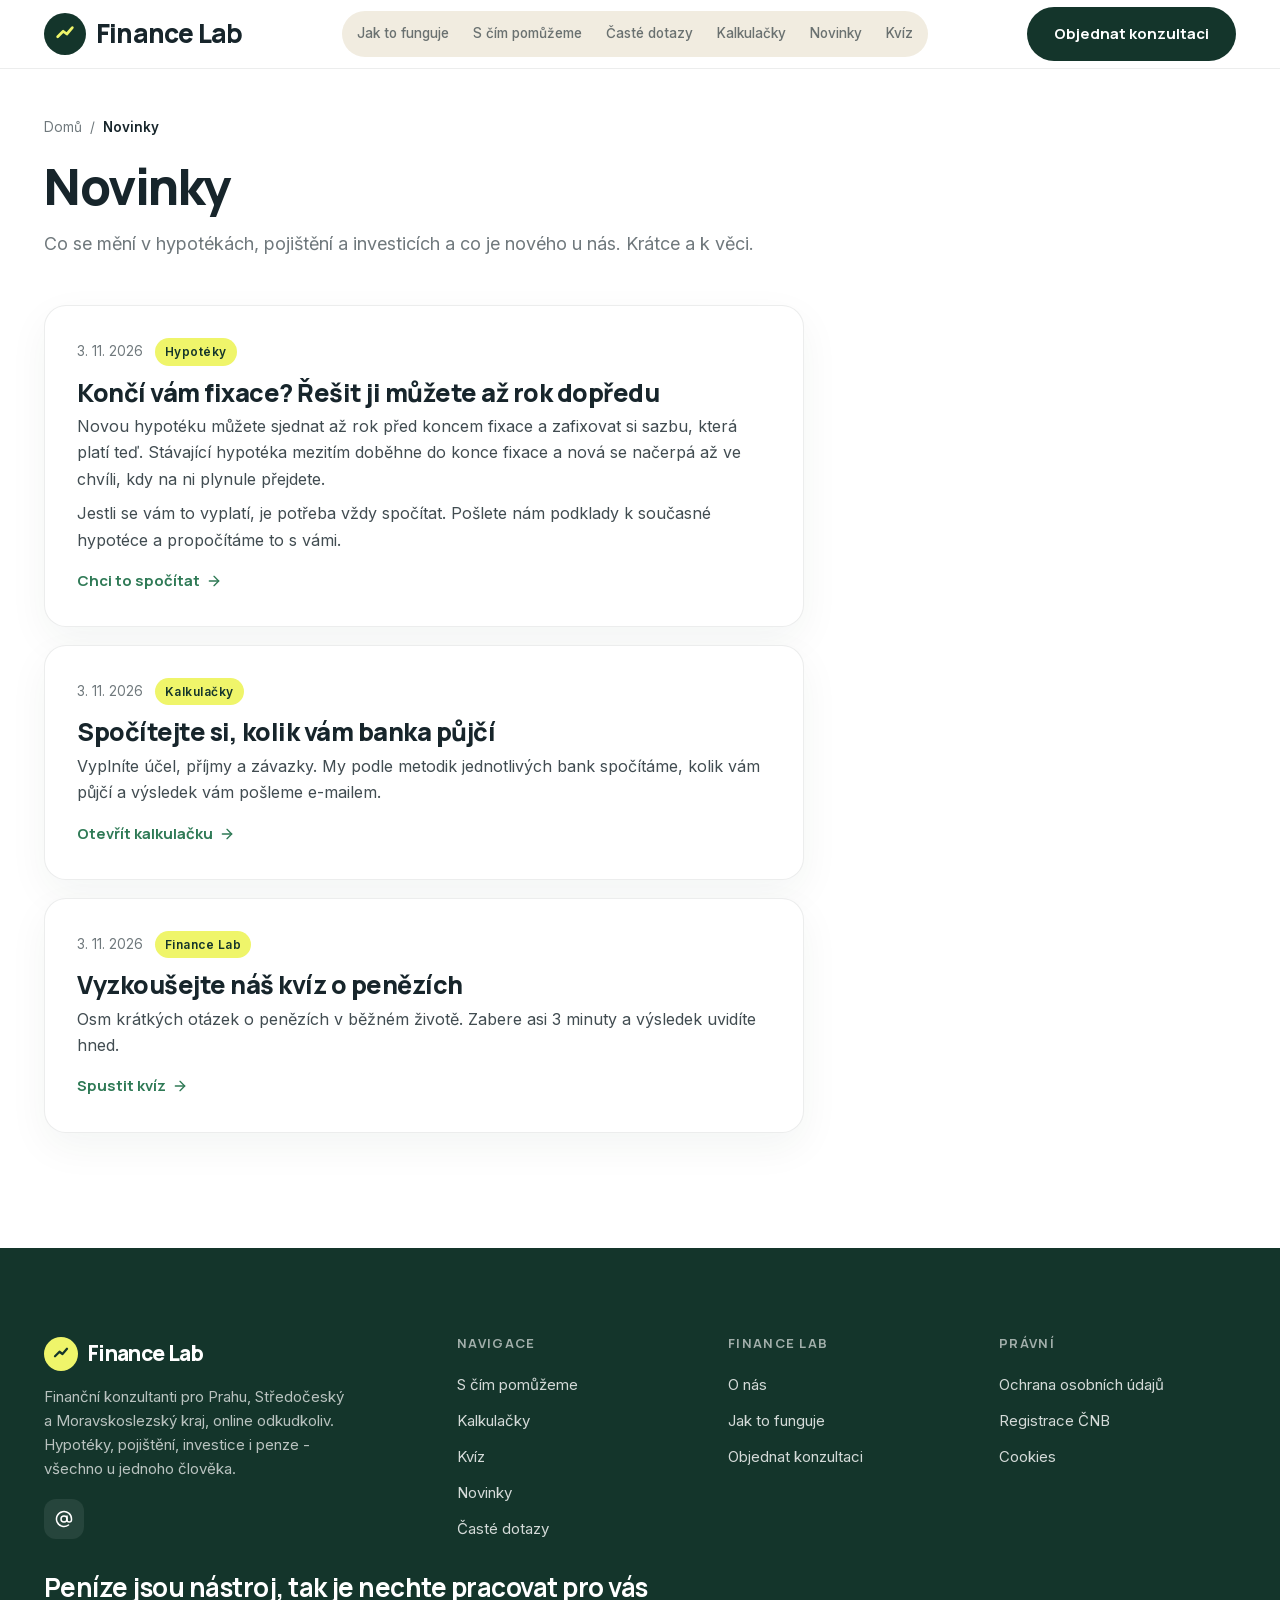
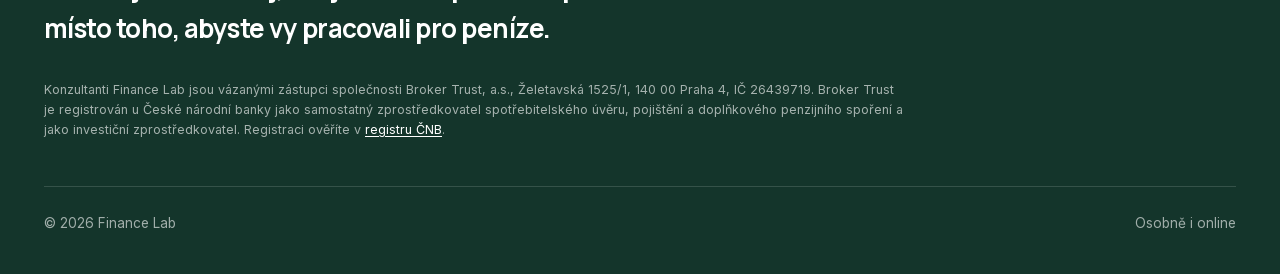
<file: novinky.html>
<!DOCTYPE html>
<html lang="cs">
<head>
<meta charset="utf-8">
<meta name="viewport" content="width=device-width, initial-scale=1">
<title>Novinky ze světa financí | Finance Lab</title>
<meta name="description" content="Krátké novinky od finančních konzultantů Finance Lab: hypotéky a fixace, pojištění, investice a novinky na webu.">
<meta name="robots" content="index, follow">
<meta name="theme-color" content="#14352B">
<link rel="icon" href="/favicon.svg" type="image/svg+xml">
<link rel="apple-touch-icon" href="/apple-touch-icon.png">
<link rel="canonical" href="https://financelab-psi.vercel.app/novinky.html">
<meta property="og:type" content="website">
<meta property="og:locale" content="cs_CZ">
<meta property="og:site_name" content="Finance Lab">
<meta property="og:title" content="Novinky ze světa financí | Finance Lab">
<meta property="og:description" content="Krátké novinky od finančních konzultantů Finance Lab.">
<meta property="og:url" content="https://financelab-psi.vercel.app/novinky.html">
<meta property="og:image" content="https://financelab-psi.vercel.app/images/og.jpg">
<meta property="og:image:width" content="1200">
<meta property="og:image:height" content="630">
<meta property="og:image:alt" content="Finance Lab - finanční konzultanti pro Prahu, Středočeský a Moravskoslezský kraj">
<meta name="twitter:card" content="summary_large_image">
<meta name="twitter:image" content="https://financelab-psi.vercel.app/images/og.jpg">
<link rel="preload" href="/fonts/manrope-latin.woff2" as="font" type="font/woff2" crossorigin>
<link rel="preload" href="/fonts/inter-latin.woff2" as="font" type="font/woff2" crossorigin>
<link rel="stylesheet" href="/fonts/fonts.css">
<script defer src="/icons.js"></script>
<link rel="stylesheet" href="styles.css">
<script type="application/ld+json">
{
  "@context": "https://schema.org",
  "@graph": [
    {
      "@type": "Organization",
      "@id": "https://financelab-psi.vercel.app/#organization",
      "name": "Finance Lab",
      "url": "https://financelab-psi.vercel.app/",
      "logo": "https://financelab-psi.vercel.app/apple-touch-icon.png"
    },
    {
      "@type": "Blog",
      "@id": "https://financelab-psi.vercel.app/novinky.html#blog",
      "name": "Novinky Finance Lab",
      "description": "Krátké novinky od finančních konzultantů Finance Lab: hypotéky a fixace, pojištění, investice a novinky na webu.",
      "url": "https://financelab-psi.vercel.app/novinky.html",
      "inLanguage": "cs",
      "publisher": {
        "@id": "https://financelab-psi.vercel.app/#organization"
      },
      "blogPost": [
        {
          "@type": "BlogPosting",
          "@id": "https://financelab-psi.vercel.app/novinky.html#konec-fixace",
          "headline": "Končí vám fixace? Řešit ji můžete až rok dopředu",
          "description": "Novou hypotéku můžete sjednat až rok před koncem fixace a zafixovat si sazbu, která platí teď. Stávající hypotéka mezitím doběhne do konce fixace a nová se načerpá až ve chvíli, kdy na ni plynule přejdete.",
          "articleBody": "Novou hypotéku můžete sjednat až rok před koncem fixace a zafixovat si sazbu, která platí teď. Stávající hypotéka mezitím doběhne do konce fixace a nová se načerpá až ve chvíli, kdy na ni plynule přejdete. Jestli se vám to vyplatí, je potřeba vždy spočítat. Pošlete nám podklady k současné hypotéce a propočítáme to s vámi.",
          "articleSection": "Hypotéky",
          "inLanguage": "cs",
          "datePublished": "2026-11-03",
          "dateModified": "2026-11-03",
          "url": "https://financelab-psi.vercel.app/novinky.html#konec-fixace",
          "mainEntityOfPage": "https://financelab-psi.vercel.app/novinky.html",
          "image": "https://financelab-psi.vercel.app/images/og.jpg",
          "author": {
            "@id": "https://financelab-psi.vercel.app/#organization"
          },
          "publisher": {
            "@id": "https://financelab-psi.vercel.app/#organization"
          }
        },
        {
          "@type": "BlogPosting",
          "@id": "https://financelab-psi.vercel.app/novinky.html#kalkulacka-kolik-mi-banka-pujci",
          "headline": "Spočítejte si, kolik vám banka půjčí",
          "description": "Vyplníte účel, příjmy a závazky. My podle metodik jednotlivých bank spočítáme, kolik vám půjčí a výsledek vám pošleme e-mailem.",
          "articleBody": "Vyplníte účel, příjmy a závazky. My podle metodik jednotlivých bank spočítáme, kolik vám půjčí a výsledek vám pošleme e-mailem.",
          "articleSection": "Kalkulačky",
          "inLanguage": "cs",
          "datePublished": "2026-11-03",
          "dateModified": "2026-11-03",
          "url": "https://financelab-psi.vercel.app/novinky.html#kalkulacka-kolik-mi-banka-pujci",
          "mainEntityOfPage": "https://financelab-psi.vercel.app/novinky.html",
          "image": "https://financelab-psi.vercel.app/images/og.jpg",
          "author": {
            "@id": "https://financelab-psi.vercel.app/#organization"
          },
          "publisher": {
            "@id": "https://financelab-psi.vercel.app/#organization"
          }
        },
        {
          "@type": "BlogPosting",
          "@id": "https://financelab-psi.vercel.app/novinky.html#kviz",
          "headline": "Vyzkoušejte náš kvíz o penězích",
          "description": "Osm krátkých otázek o penězích v běžném životě. Zabere asi 3 minuty a výsledek uvidíte hned.",
          "articleBody": "Osm krátkých otázek o penězích v běžném životě. Zabere asi 3 minuty a výsledek uvidíte hned.",
          "articleSection": "Finance Lab",
          "inLanguage": "cs",
          "datePublished": "2026-11-03",
          "dateModified": "2026-11-03",
          "url": "https://financelab-psi.vercel.app/novinky.html#kviz",
          "mainEntityOfPage": "https://financelab-psi.vercel.app/novinky.html",
          "image": "https://financelab-psi.vercel.app/images/og.jpg",
          "author": {
            "@id": "https://financelab-psi.vercel.app/#organization"
          },
          "publisher": {
            "@id": "https://financelab-psi.vercel.app/#organization"
          }
        }
      ]
    },
    {
      "@type": "BreadcrumbList",
      "itemListElement": [
        {
          "@type": "ListItem",
          "position": 1,
          "name": "Domů",
          "item": "https://financelab-psi.vercel.app/"
        },
        {
          "@type": "ListItem",
          "position": 2,
          "name": "Novinky",
          "item": "https://financelab-psi.vercel.app/novinky.html"
        }
      ]
    }
  ]
}
</script>
</head>
<body>

<div id="scroll-progress" class="scroll-progress" aria-hidden="true"></div>

<a href="#hlavni" class="btn" style="position:absolute; left:-999px; top:0;" onfocus="this.style.left='12px';this.style.top='12px';this.style.zIndex='100';" onblur="this.style.left='-999px';">Přeskočit na obsah</a>

<nav class="site" aria-label="Hlavní navigace">
  <div class="container nav-in">
    <a href="index.html" class="logo" aria-label="Finance Lab - domů">
      <span class="mark" aria-hidden="true"><svg width="18" height="18" viewBox="0 0 24 24" stroke-width="3" stroke-linecap="round" stroke-linejoin="round"><path d="M4 15 L10 9 L14 12 L20 5"/></svg></span>
      <span class="wm">Finance Lab</span>
    </a>
    <div class="nav-links">
      <a href="index.html#jak">Jak to funguje</a>
      <a href="index.html#sluzby">S čím pomůžeme</a>
      <a href="index.html#faq">Časté dotazy</a>
      <a href="kalkulacky.html">Kalkulačky</a>
      <a href="novinky.html" aria-current="page">Novinky</a>
      <a href="kviz.html">Kvíz</a>
    </div>
    <div class="nav-actions">
      <a href="index.html#objednat" class="btn btn-dark">Objednat konzultaci</a>
    </div>
    <button class="burger" id="burger" aria-label="Otevřít menu" aria-expanded="false" aria-controls="mmenu">Menu <i data-lucide="menu" style="width:18px;height:18px;"></i></button>
  </div>
</nav>
<div class="mobile-menu" id="mmenu">
  <a href="index.html#jak">Jak to funguje</a>
  <a href="index.html#sluzby">S čím pomůžeme</a>
  <a href="index.html#faq">Časté dotazy</a>
  <a href="kalkulacky.html">Kalkulačky</a>
  <a href="novinky.html">Novinky</a>
  <a href="kviz.html">Kvíz</a>
  <div class="mobile-cta">
    <a href="index.html#objednat" class="btn btn-dark">Objednat konzultaci</a>
  </div>
</div>

<main id="hlavni">

<section class="pad calc-page">
  <div class="container">
    <nav class="crumbs" aria-label="Drobečková navigace"><a href="index.html">Domů</a><span aria-hidden="true">/</span><span aria-current="page">Novinky</span></nav>
    <div class="news">
      <h1 class="h-section" style="font-size:clamp(30px,4.2vw,50px);">Novinky</h1>
      <p class="lead" style="margin-top:18px;">Co se mění v hypotékách, pojištění a investicích a co je nového u nás. Krátce a k věci.</p>

      <div class="news-list">
        <article class="news-item reveal" id="konec-fixace">
          <div class="news-meta"><time datetime="2026-11-03">3. 11. 2026</time><span class="news-tag">Hypotéky</span></div>
          <h2>Končí vám fixace? Řešit ji můžete až rok dopředu</h2>
          <p>Novou hypotéku můžete sjednat až rok před koncem fixace a zafixovat si sazbu, která platí teď. Stávající hypotéka mezitím doběhne do konce fixace a nová se načerpá až ve chvíli, kdy na ni plynule přejdete.</p>
          <p>Jestli se vám to vyplatí, je potřeba vždy spočítat. Pošlete nám podklady k současné hypotéce a propočítáme to s vámi.</p>
          <a href="index.html#objednat" class="news-link">Chci to spočítat <i data-lucide="arrow-right" style="width:16px;height:16px;"></i></a>
        </article>

        <article class="news-item reveal" id="kalkulacka-kolik-mi-banka-pujci">
          <div class="news-meta"><time datetime="2026-11-03">3. 11. 2026</time><span class="news-tag">Kalkulačky</span></div>
          <h2>Spočítejte si, kolik vám banka půjčí</h2>
          <p>Vyplníte účel, příjmy a závazky. My podle metodik jednotlivých bank spočítáme, kolik vám půjčí a výsledek vám pošleme e-mailem.</p>
          <a href="kalkulacka-kolik-mi-banka-pujci.html" class="news-link">Otevřít kalkulačku <i data-lucide="arrow-right" style="width:16px;height:16px;"></i></a>
        </article>

        <article class="news-item reveal" id="kviz">
          <div class="news-meta"><time datetime="2026-11-03">3. 11. 2026</time><span class="news-tag">Finance Lab</span></div>
          <h2>Vyzkoušejte náš kvíz o penězích</h2>
          <p>Osm krátkých otázek o penězích v běžném životě. Zabere asi 3 minuty a výsledek uvidíte hned.</p>
          <a href="kviz.html" class="news-link">Spustit kvíz <i data-lucide="arrow-right" style="width:16px;height:16px;"></i></a>
        </article>
      </div>
    </div>
  </div>
</section>

</main>

<!-- FOOTER -->
<footer class="sec-forest">
  <div class="container">
    <div class="foot-top">
      <div class="foot-brand">
        <a href="index.html#top" class="logo logo--light" aria-label="Finance Lab - nahoru">
          <span class="mark" aria-hidden="true"><svg width="18" height="18" viewBox="0 0 24 24" stroke-width="3" stroke-linecap="round" stroke-linejoin="round"><path d="M4 15 L10 9 L14 12 L20 5"/></svg></span>
          <span class="wm">Finance Lab</span>
        </a>
        <p>Finanční konzultanti pro Prahu, Středočeský a Moravskoslezský kraj, online odkudkoliv. Hypotéky, pojištění, investice i penze - všechno u jednoho člověka.</p>
        <div class="socials">
          <a href="index.html#objednat" aria-label="Napište nám"><i data-lucide="at-sign" style="width:18px;height:18px;"></i></a>
        </div>
      </div>
      <div class="foot-col">
        <h4>Navigace</h4>
        <a href="index.html#sluzby">S čím pomůžeme</a>
        <a href="kalkulacky.html">Kalkulačky</a>
        <a href="kviz.html">Kvíz</a>
        <a href="novinky.html">Novinky</a>
        <a href="index.html#faq">Časté dotazy</a>
      </div>
      <div class="foot-col">
        <h4>Finance Lab</h4>
        <a href="index.html#uvod">O nás</a>
        <a href="index.html#jak">Jak to funguje</a>
        <a href="index.html#objednat">Objednat konzultaci</a>
      </div>
      <div class="foot-col">
        <h4>Právní</h4>
        <a href="ochrana-osobnich-udaju.html">Ochrana osobních údajů</a>
        <a href="https://www.cnb.cz/cnb/jerrs" target="_blank" rel="noopener">Registrace ČNB</a>
        <a href="ochrana-osobnich-udaju.html#cookies">Cookies</a>
      </div>
    </div>
    <p class="foot-line">Peníze jsou nástroj, tak je nechte pracovat pro vás místo toho, abyste vy pracovali pro peníze.</p>
    <p class="foot-legal">Konzultanti Finance Lab jsou vázanými zástupci společnosti Broker Trust, a.s., Želetavská 1525/1, 140 00 Praha 4, IČ 26439719. Broker Trust je registrován u České národní banky jako samostatný zprostředkovatel spotřebitelského úvěru, pojištění a doplňkového penzijního spoření a jako investiční zprostředkovatel. Registraci ověříte v <a href="https://www.cnb.cz/cnb/jerrs" target="_blank" rel="noopener">registru ČNB</a>.</p>
    <div class="foot-bottom">
      <span>© 2026 Finance Lab</span>
      <span>Osobně i online</span>
    </div>
  </div>
</footer>

<script src="script.js"></script>
</body>
</html>
</file>
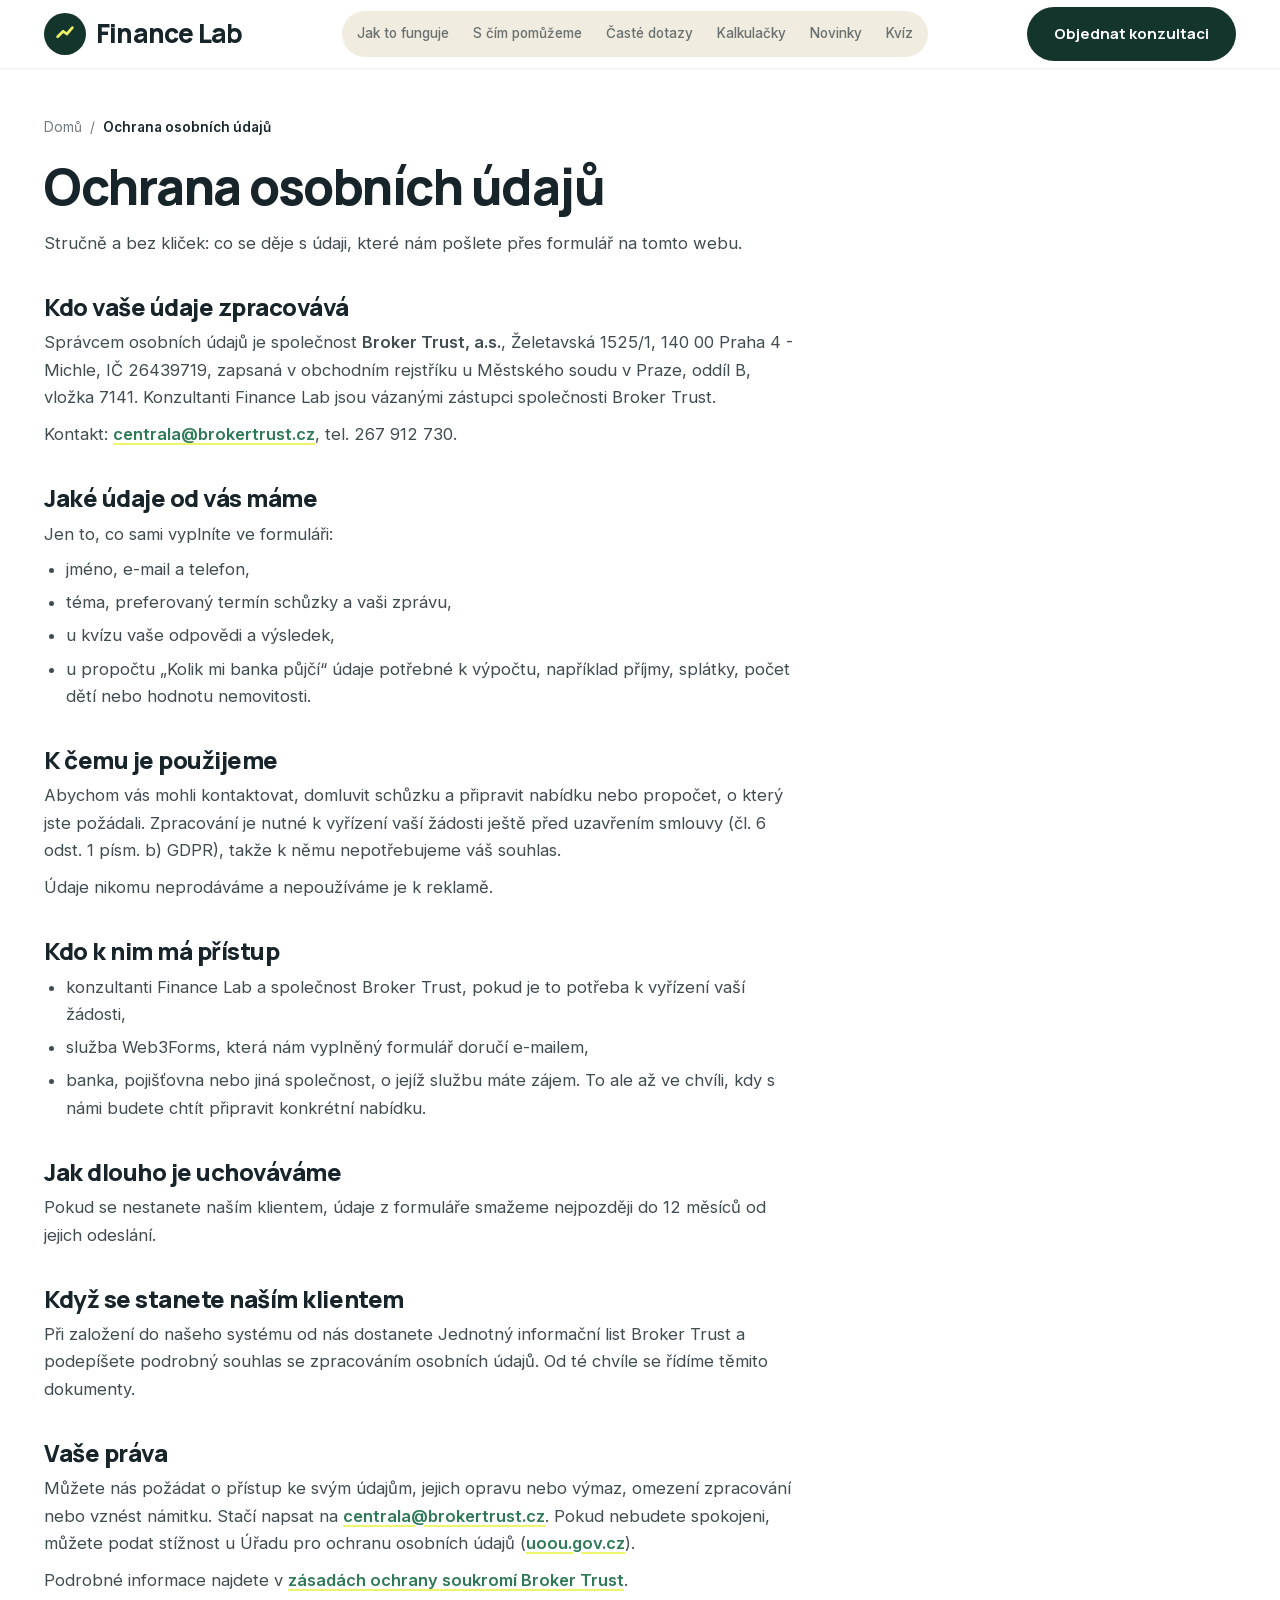
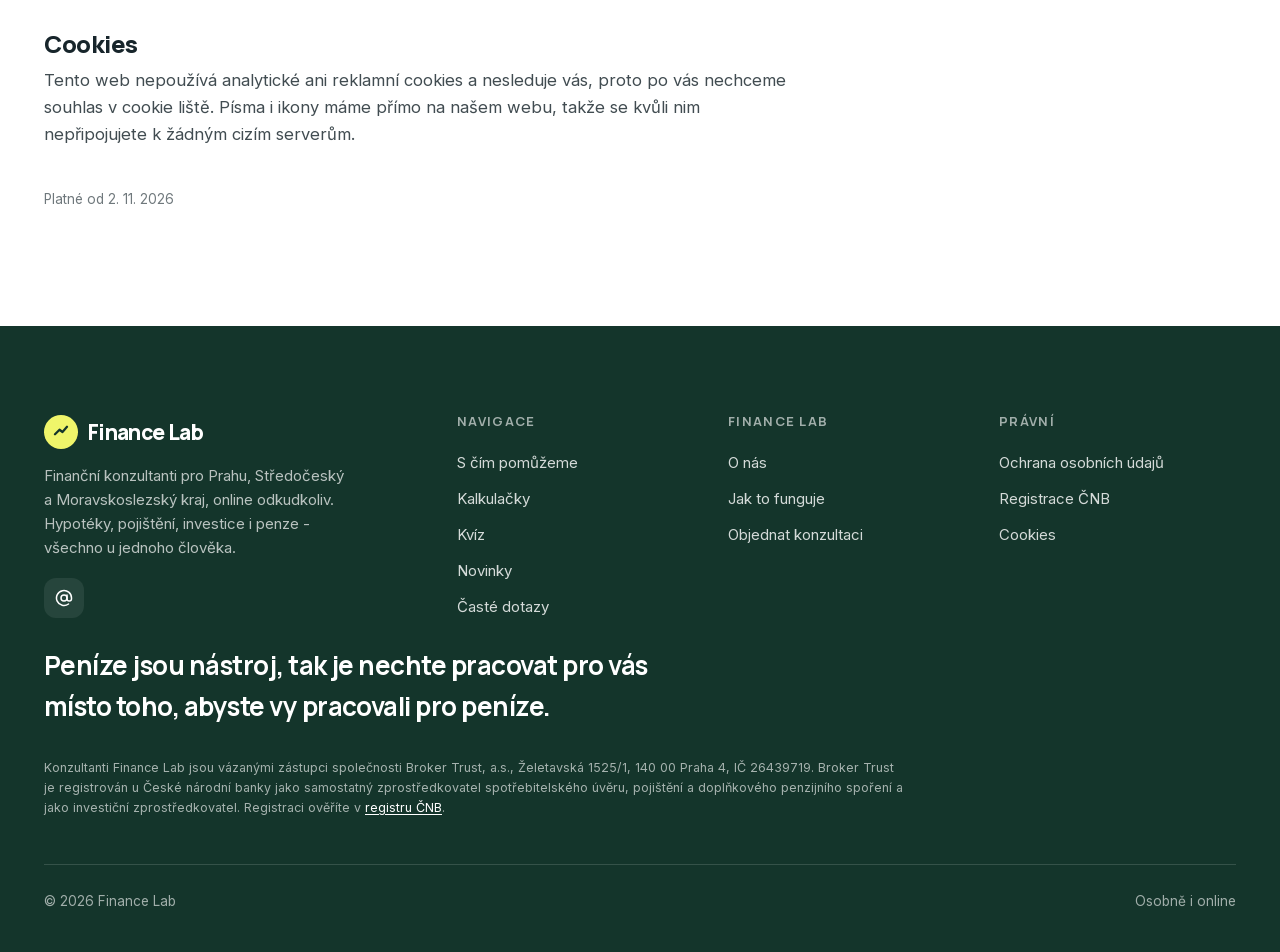
<file: ochrana-osobnich-udaju.html>
<!DOCTYPE html>
<html lang="cs">
<head>
<meta charset="utf-8">
<meta name="viewport" content="width=device-width, initial-scale=1">
<title>Ochrana osobních údajů | Finance Lab</title>
<meta name="description" content="Jak Finance Lab zpracovává údaje z formulářů na webu: kdo je správce, k čemu údaje slouží, jak dlouho je uchováváme a jaká máte práva.">
<meta name="robots" content="index, follow">
<meta name="theme-color" content="#14352B">
<link rel="icon" href="/favicon.svg" type="image/svg+xml">
<link rel="apple-touch-icon" href="/apple-touch-icon.png">
<link rel="canonical" href="https://financelab-psi.vercel.app/ochrana-osobnich-udaju.html">
<meta property="og:type" content="website">
<meta property="og:locale" content="cs_CZ">
<meta property="og:site_name" content="Finance Lab">
<meta property="og:title" content="Ochrana osobních údajů | Finance Lab">
<meta property="og:description" content="Jak Finance Lab zpracovává údaje z formulářů na webu.">
<meta property="og:url" content="https://financelab-psi.vercel.app/ochrana-osobnich-udaju.html">
<meta property="og:image" content="https://financelab-psi.vercel.app/images/og.jpg">
<meta property="og:image:width" content="1200">
<meta property="og:image:height" content="630">
<meta property="og:image:alt" content="Finance Lab - finanční konzultanti pro Prahu, Středočeský a Moravskoslezský kraj">
<meta name="twitter:card" content="summary_large_image">
<meta name="twitter:image" content="https://financelab-psi.vercel.app/images/og.jpg">
<link rel="preload" href="/fonts/manrope-latin.woff2" as="font" type="font/woff2" crossorigin>
<link rel="preload" href="/fonts/inter-latin.woff2" as="font" type="font/woff2" crossorigin>
<link rel="stylesheet" href="/fonts/fonts.css">
<script defer src="/icons.js"></script>
<link rel="stylesheet" href="styles.css">
</head>
<body>

<div id="scroll-progress" class="scroll-progress" aria-hidden="true"></div>

<a href="#hlavni" class="btn" style="position:absolute; left:-999px; top:0;" onfocus="this.style.left='12px';this.style.top='12px';this.style.zIndex='100';" onblur="this.style.left='-999px';">Přeskočit na obsah</a>

<nav class="site" aria-label="Hlavní navigace">
  <div class="container nav-in">
    <a href="index.html" class="logo" aria-label="Finance Lab - domů">
      <span class="mark" aria-hidden="true"><svg width="18" height="18" viewBox="0 0 24 24" stroke-width="3" stroke-linecap="round" stroke-linejoin="round"><path d="M4 15 L10 9 L14 12 L20 5"/></svg></span>
      <span class="wm">Finance Lab</span>
    </a>
    <div class="nav-links">
      <a href="index.html#jak">Jak to funguje</a>
      <a href="index.html#sluzby">S čím pomůžeme</a>
      <a href="index.html#faq">Časté dotazy</a>
      <a href="kalkulacky.html">Kalkulačky</a>
      <a href="novinky.html">Novinky</a>
      <a href="kviz.html">Kvíz</a>
    </div>
    <div class="nav-actions">
      <a href="index.html#objednat" class="btn btn-dark">Objednat konzultaci</a>
    </div>
    <button class="burger" id="burger" aria-label="Otevřít menu" aria-expanded="false" aria-controls="mmenu">Menu <i data-lucide="menu" style="width:18px;height:18px;"></i></button>
  </div>
</nav>
<div class="mobile-menu" id="mmenu">
  <a href="index.html#jak">Jak to funguje</a>
  <a href="index.html#sluzby">S čím pomůžeme</a>
  <a href="index.html#faq">Časté dotazy</a>
  <a href="kalkulacky.html">Kalkulačky</a>
  <a href="novinky.html">Novinky</a>
  <a href="kviz.html">Kvíz</a>
  <div class="mobile-cta">
    <a href="index.html#objednat" class="btn btn-dark">Objednat konzultaci</a>
  </div>
</div>

<main id="hlavni">

<section class="pad calc-page">
  <div class="container">
    <nav class="crumbs" aria-label="Drobečková navigace"><a href="index.html">Domů</a><span aria-hidden="true">/</span><span aria-current="page">Ochrana osobních údajů</span></nav>
    <article class="legal">
      <h1 class="h-section" style="font-size:clamp(30px,4.2vw,50px);">Ochrana osobních údajů</h1>
      <p class="lead" style="margin-top:18px;">Stručně a bez kliček: co se děje s údaji, které nám pošlete přes formulář na tomto webu.</p>

      <h2>Kdo vaše údaje zpracovává</h2>
      <p>Správcem osobních údajů je společnost <b>Broker Trust, a.s.</b>, Želetavská 1525/1, 140 00 Praha 4 - Michle, IČ 26439719, zapsaná v obchodním rejstříku u Městského soudu v Praze, oddíl B, vložka 7141. Konzultanti Finance Lab jsou vázanými zástupci společnosti Broker Trust.</p>
      <p>Kontakt: <a href="mailto:centrala@brokertrust.cz">centrala@brokertrust.cz</a>, tel. 267 912 730.</p>

      <h2>Jaké údaje od vás máme</h2>
      <p>Jen to, co sami vyplníte ve formuláři:</p>
      <ul>
        <li>jméno, e-mail a telefon,</li>
        <li>téma, preferovaný termín schůzky a vaši zprávu,</li>
        <li>u kvízu vaše odpovědi a výsledek,</li>
        <li>u propočtu „Kolik mi banka půjčí“ údaje potřebné k výpočtu, například příjmy, splátky, počet dětí nebo hodnotu nemovitosti.</li>
      </ul>

      <h2>K čemu je použijeme</h2>
      <p>Abychom vás mohli kontaktovat, domluvit schůzku a připravit nabídku nebo propočet, o který jste požádali. Zpracování je nutné k vyřízení vaší žádosti ještě před uzavřením smlouvy (čl. 6 odst. 1 písm. b) GDPR), takže k němu nepotřebujeme váš souhlas.</p>
      <p>Údaje nikomu neprodáváme a nepoužíváme je k reklamě.</p>

      <h2>Kdo k nim má přístup</h2>
      <ul>
        <li>konzultanti Finance Lab a společnost Broker Trust, pokud je to potřeba k vyřízení vaší žádosti,</li>
        <li>služba Web3Forms, která nám vyplněný formulář doručí e-mailem,</li>
        <li>banka, pojišťovna nebo jiná společnost, o jejíž službu máte zájem. To ale až ve chvíli, kdy s námi budete chtít připravit konkrétní nabídku.</li>
      </ul>

      <h2>Jak dlouho je uchováváme</h2>
      <p>Pokud se nestanete naším klientem, údaje z formuláře smažeme nejpozději do 12 měsíců od jejich odeslání.</p>

      <h2>Když se stanete naším klientem</h2>
      <p>Při založení do našeho systému od nás dostanete Jednotný informační list Broker Trust a podepíšete podrobný souhlas se zpracováním osobních údajů. Od té chvíle se řídíme těmito dokumenty.</p>

      <h2>Vaše práva</h2>
      <p>Můžete nás požádat o přístup ke svým údajům, jejich opravu nebo výmaz, omezení zpracování nebo vznést námitku. Stačí napsat na <a href="mailto:centrala@brokertrust.cz">centrala@brokertrust.cz</a>. Pokud nebudete spokojeni, můžete podat stížnost u Úřadu pro ochranu osobních údajů (<a href="https://uoou.gov.cz" rel="noopener" target="_blank">uoou.gov.cz</a>).</p>
      <p>Podrobné informace najdete v <a href="https://www.brokertrust.cz/zasady-ochrany-soukromi" rel="noopener" target="_blank">zásadách ochrany soukromí Broker Trust</a>.</p>

      <h2 id="cookies">Cookies</h2>
      <p>Tento web nepoužívá analytické ani reklamní cookies a nesleduje vás, proto po vás nechceme souhlas v cookie liště. Písma i ikony máme přímo na našem webu, takže se kvůli nim nepřipojujete k žádným cizím serverům.</p>

      <p class="legal-date">Platné od 2. 11. 2026</p>
    </article>
  </div>
</section>

</main>

<!-- FOOTER -->
<footer class="sec-forest">
  <div class="container">
    <div class="foot-top">
      <div class="foot-brand">
        <a href="index.html#top" class="logo logo--light" aria-label="Finance Lab - nahoru">
          <span class="mark" aria-hidden="true"><svg width="18" height="18" viewBox="0 0 24 24" stroke-width="3" stroke-linecap="round" stroke-linejoin="round"><path d="M4 15 L10 9 L14 12 L20 5"/></svg></span>
          <span class="wm">Finance Lab</span>
        </a>
        <p>Finanční konzultanti pro Prahu, Středočeský a Moravskoslezský kraj, online odkudkoliv. Hypotéky, pojištění, investice i penze - všechno u jednoho člověka.</p>
        <div class="socials">
          <a href="index.html#objednat" aria-label="Napište nám"><i data-lucide="at-sign" style="width:18px;height:18px;"></i></a>
        </div>
      </div>
      <div class="foot-col">
        <h4>Navigace</h4>
        <a href="index.html#sluzby">S čím pomůžeme</a>
        <a href="kalkulacky.html">Kalkulačky</a>
        <a href="kviz.html">Kvíz</a>
        <a href="novinky.html">Novinky</a>
        <a href="index.html#faq">Časté dotazy</a>
      </div>
      <div class="foot-col">
        <h4>Finance Lab</h4>
        <a href="index.html#uvod">O nás</a>
        <a href="index.html#jak">Jak to funguje</a>
        <a href="index.html#objednat">Objednat konzultaci</a>
      </div>
      <div class="foot-col">
        <h4>Právní</h4>
        <a href="ochrana-osobnich-udaju.html">Ochrana osobních údajů</a>
        <a href="https://www.cnb.cz/cnb/jerrs" target="_blank" rel="noopener">Registrace ČNB</a>
        <a href="ochrana-osobnich-udaju.html#cookies">Cookies</a>
      </div>
    </div>
    <p class="foot-line">Peníze jsou nástroj, tak je nechte pracovat pro vás místo toho, abyste vy pracovali pro peníze.</p>
    <p class="foot-legal">Konzultanti Finance Lab jsou vázanými zástupci společnosti Broker Trust, a.s., Želetavská 1525/1, 140 00 Praha 4, IČ 26439719. Broker Trust je registrován u České národní banky jako samostatný zprostředkovatel spotřebitelského úvěru, pojištění a doplňkového penzijního spoření a jako investiční zprostředkovatel. Registraci ověříte v <a href="https://www.cnb.cz/cnb/jerrs" target="_blank" rel="noopener">registru ČNB</a>.</p>
    <div class="foot-bottom">
      <span>© 2026 Finance Lab</span>
      <span>Osobně i online</span>
    </div>
  </div>
</footer>

<script src="script.js"></script>
</body>
</html>
</file>
<file: fonts/fonts.css>
/* Manrope a Inter (SIL Open Font License), jen latinka a latin-ext */
@font-face {
  font-family: 'Inter';
  font-style: normal;
  font-weight: 400;
  font-display: swap;
  src: url(/fonts/inter-latin-ext.woff2) format('woff2');
  unicode-range: U+0100-02BA, U+02BD-02C5, U+02C7-02CC, U+02CE-02D7, U+02DD-02FF, U+0304, U+0308, U+0329, U+1D00-1DBF, U+1E00-1E9F, U+1EF2-1EFF, U+2020, U+20A0-20AB, U+20AD-20C4, U+2113, U+2C60-2C7F, U+A720-A7FF;
}
@font-face {
  font-family: 'Inter';
  font-style: normal;
  font-weight: 400;
  font-display: swap;
  src: url(/fonts/inter-latin.woff2) format('woff2');
  unicode-range: U+0000-00FF, U+0131, U+0152-0153, U+02BB-02BC, U+02C6, U+02DA, U+02DC, U+0304, U+0308, U+0329, U+2000-206F, U+20AC, U+2122, U+2191, U+2193, U+2212, U+2215, U+FEFF, U+FFFD;
}
@font-face {
  font-family: 'Inter';
  font-style: normal;
  font-weight: 500;
  font-display: swap;
  src: url(/fonts/inter-latin-ext.woff2) format('woff2');
  unicode-range: U+0100-02BA, U+02BD-02C5, U+02C7-02CC, U+02CE-02D7, U+02DD-02FF, U+0304, U+0308, U+0329, U+1D00-1DBF, U+1E00-1E9F, U+1EF2-1EFF, U+2020, U+20A0-20AB, U+20AD-20C4, U+2113, U+2C60-2C7F, U+A720-A7FF;
}
@font-face {
  font-family: 'Inter';
  font-style: normal;
  font-weight: 500;
  font-display: swap;
  src: url(/fonts/inter-latin.woff2) format('woff2');
  unicode-range: U+0000-00FF, U+0131, U+0152-0153, U+02BB-02BC, U+02C6, U+02DA, U+02DC, U+0304, U+0308, U+0329, U+2000-206F, U+20AC, U+2122, U+2191, U+2193, U+2212, U+2215, U+FEFF, U+FFFD;
}
@font-face {
  font-family: 'Inter';
  font-style: normal;
  font-weight: 600;
  font-display: swap;
  src: url(/fonts/inter-latin-ext.woff2) format('woff2');
  unicode-range: U+0100-02BA, U+02BD-02C5, U+02C7-02CC, U+02CE-02D7, U+02DD-02FF, U+0304, U+0308, U+0329, U+1D00-1DBF, U+1E00-1E9F, U+1EF2-1EFF, U+2020, U+20A0-20AB, U+20AD-20C4, U+2113, U+2C60-2C7F, U+A720-A7FF;
}
@font-face {
  font-family: 'Inter';
  font-style: normal;
  font-weight: 600;
  font-display: swap;
  src: url(/fonts/inter-latin.woff2) format('woff2');
  unicode-range: U+0000-00FF, U+0131, U+0152-0153, U+02BB-02BC, U+02C6, U+02DA, U+02DC, U+0304, U+0308, U+0329, U+2000-206F, U+20AC, U+2122, U+2191, U+2193, U+2212, U+2215, U+FEFF, U+FFFD;
}
@font-face {
  font-family: 'Manrope';
  font-style: normal;
  font-weight: 500;
  font-display: swap;
  src: url(/fonts/manrope-latin-ext.woff2) format('woff2');
  unicode-range: U+0100-02BA, U+02BD-02C5, U+02C7-02CC, U+02CE-02D7, U+02DD-02FF, U+0304, U+0308, U+0329, U+1D00-1DBF, U+1E00-1E9F, U+1EF2-1EFF, U+2020, U+20A0-20AB, U+20AD-20C4, U+2113, U+2C60-2C7F, U+A720-A7FF;
}
@font-face {
  font-family: 'Manrope';
  font-style: normal;
  font-weight: 500;
  font-display: swap;
  src: url(/fonts/manrope-latin.woff2) format('woff2');
  unicode-range: U+0000-00FF, U+0131, U+0152-0153, U+02BB-02BC, U+02C6, U+02DA, U+02DC, U+0304, U+0308, U+0329, U+2000-206F, U+20AC, U+2122, U+2191, U+2193, U+2212, U+2215, U+FEFF, U+FFFD;
}
@font-face {
  font-family: 'Manrope';
  font-style: normal;
  font-weight: 600;
  font-display: swap;
  src: url(/fonts/manrope-latin-ext.woff2) format('woff2');
  unicode-range: U+0100-02BA, U+02BD-02C5, U+02C7-02CC, U+02CE-02D7, U+02DD-02FF, U+0304, U+0308, U+0329, U+1D00-1DBF, U+1E00-1E9F, U+1EF2-1EFF, U+2020, U+20A0-20AB, U+20AD-20C4, U+2113, U+2C60-2C7F, U+A720-A7FF;
}
@font-face {
  font-family: 'Manrope';
  font-style: normal;
  font-weight: 600;
  font-display: swap;
  src: url(/fonts/manrope-latin.woff2) format('woff2');
  unicode-range: U+0000-00FF, U+0131, U+0152-0153, U+02BB-02BC, U+02C6, U+02DA, U+02DC, U+0304, U+0308, U+0329, U+2000-206F, U+20AC, U+2122, U+2191, U+2193, U+2212, U+2215, U+FEFF, U+FFFD;
}
@font-face {
  font-family: 'Manrope';
  font-style: normal;
  font-weight: 700;
  font-display: swap;
  src: url(/fonts/manrope-latin-ext.woff2) format('woff2');
  unicode-range: U+0100-02BA, U+02BD-02C5, U+02C7-02CC, U+02CE-02D7, U+02DD-02FF, U+0304, U+0308, U+0329, U+1D00-1DBF, U+1E00-1E9F, U+1EF2-1EFF, U+2020, U+20A0-20AB, U+20AD-20C4, U+2113, U+2C60-2C7F, U+A720-A7FF;
}
@font-face {
  font-family: 'Manrope';
  font-style: normal;
  font-weight: 700;
  font-display: swap;
  src: url(/fonts/manrope-latin.woff2) format('woff2');
  unicode-range: U+0000-00FF, U+0131, U+0152-0153, U+02BB-02BC, U+02C6, U+02DA, U+02DC, U+0304, U+0308, U+0329, U+2000-206F, U+20AC, U+2122, U+2191, U+2193, U+2212, U+2215, U+FEFF, U+FFFD;
}
@font-face {
  font-family: 'Manrope';
  font-style: normal;
  font-weight: 800;
  font-display: swap;
  src: url(/fonts/manrope-latin-ext.woff2) format('woff2');
  unicode-range: U+0100-02BA, U+02BD-02C5, U+02C7-02CC, U+02CE-02D7, U+02DD-02FF, U+0304, U+0308, U+0329, U+1D00-1DBF, U+1E00-1E9F, U+1EF2-1EFF, U+2020, U+20A0-20AB, U+20AD-20C4, U+2113, U+2C60-2C7F, U+A720-A7FF;
}
@font-face {
  font-family: 'Manrope';
  font-style: normal;
  font-weight: 800;
  font-display: swap;
  src: url(/fonts/manrope-latin.woff2) format('woff2');
  unicode-range: U+0000-00FF, U+0131, U+0152-0153, U+02BB-02BC, U+02C6, U+02DA, U+02DC, U+0304, U+0308, U+0329, U+2000-206F, U+20AC, U+2122, U+2191, U+2193, U+2212, U+2215, U+FEFF, U+FFFD;
}
</file>
<file: styles.css>
:root {
    --blue: #EFF56A;
    --blue-deep: #2f7a56;
    --lime: #EFF56A;
    --lilac: #FFD9C7;
    --forest: #14352B;
    --cream: #F1ECE0;
    --optim: #E7DDC8;
    --white: #FFFFFF;
    --ink: #17252B;
    --green: #63B888;
    --ink-60: rgba(23,37,43,0.62);
    --radius: 22px;
    --radius-lg: 30px;
    --maxw: 1240px;
    --ease: cubic-bezier(0.22, 1, 0.36, 1);
  }

  * { box-sizing: border-box; }
  html { scroll-behavior: smooth; scroll-padding-top: 88px; }
  body {
    margin: 0;
    background: var(--white);
    color: var(--ink);
    font-family: 'Inter', system-ui, -apple-system, sans-serif;
    font-size: 17px;
    line-height: 1.6;
    -webkit-font-smoothing: antialiased;
    overflow-x: hidden;
  }
  h1, h2, h3, h4 { font-family: 'Manrope', system-ui, sans-serif; font-weight: 800; letter-spacing: -0.03em; line-height: 1.02; margin: 0; }
  p { margin: 0; }
  a { color: inherit; }
  img, svg { display: block; max-width: 100%; }
  ::selection { background: var(--lime); color: var(--forest); }

  .container { max-width: var(--maxw); margin: 0 auto; padding: 0 24px; }
  .serif { font-style: normal; text-decoration: underline; text-decoration-color: var(--lime); text-decoration-thickness: 0.16em; text-underline-offset: 0.12em; text-decoration-skip-ink: none; }
  .eyebrow { font-size: 13px; font-weight: 600; letter-spacing: 0.14em; text-transform: uppercase; }

  /* Buttons */
  .btn { display: inline-flex; align-items: center; gap: 9px; font-family: 'Manrope', sans-serif; font-weight: 700; font-size: 15px; padding: 14px 26px; border-radius: 999px; border: 1.5px solid transparent; text-decoration: none; cursor: pointer; transition: transform .18s var(--ease), box-shadow .18s var(--ease), background .18s, border-color .18s, color .18s; }
  .btn:active { transform: translateY(1px) scale(0.98); }
  .btn-dark { background: var(--forest); color: #fff; }
  .btn-dark:hover { transform: translateY(-2px); box-shadow: 0 12px 28px rgba(20,53,43,0.28); }
  .btn-lime { background: var(--lime); color: var(--forest); }
  .btn-lime:hover { transform: translateY(-2px); box-shadow: 0 12px 28px rgba(120,140,20,0.25); }
  .btn-white { background: #fff; color: var(--ink); border-color: rgba(23,32,28,0.14); }
  .btn-white:hover { transform: translateY(-2px); border-color: rgba(23,32,28,0.3); }
  .btn-ghost { background: transparent; color: #fff; border-color: rgba(255,255,255,0.5); }
  .btn-ghost:hover { background: rgba(255,255,255,0.12); }

  a:focus-visible, button:focus-visible, .btn:focus-visible, input:focus-visible, [tabindex]:focus-visible {
    outline: 3px solid var(--forest); outline-offset: 3px; border-radius: 6px;
  }
  .sec-forest :focus-visible { outline-color: var(--lime); }

  /* Nav */
  nav.site { position: sticky; top: 0; z-index: 60; background: rgba(255,255,255,0.92); backdrop-filter: blur(12px); border-bottom: 1px solid rgba(23,32,28,0.08); transition: box-shadow .3s var(--ease), background .3s var(--ease); }
  nav.site.scrolled { background: rgba(255,255,255,0.97); box-shadow: 0 8px 30px rgba(20,53,43,0.09); }
  .nav-in { display: flex; align-items: center; gap: 22px; height: 68px; }
  .logo { display: inline-flex; align-items: center; gap: 10px; text-decoration: none; white-space: nowrap; }
  .logo .mark { width: 34px; height: 34px; border-radius: 50%; background: var(--forest); display: grid; place-items: center; flex-shrink: 0; transition: transform .3s var(--ease); }
  .logo:hover .mark { transform: rotate(-8deg); }
  .logo .mark svg { stroke: var(--lime); fill: none; }
  .logo .wm { font-family: 'Manrope', sans-serif; font-weight: 800; font-size: 21px; letter-spacing: -0.03em; color: var(--ink); }
  .logo--light .mark { background: var(--lime); }
  .logo--light .mark svg { stroke: var(--forest); }
  .logo--light .wm { color: #fff; }
  .logo:not(.logo--light) .mark { width: 42px; height: 42px; }
  .logo:not(.logo--light) .mark svg { width: 22px; height: 22px; }
  .logo:not(.logo--light) .wm { font-size: 26px; }
  .seg { display: inline-flex; padding: 3px; background: var(--cream); border-radius: 999px; margin-left: 4px; }
  .seg button { font-family: 'Manrope', sans-serif; font-weight: 600; font-size: 13px; padding: 6px 14px; border-radius: 999px; border: none; background: transparent; color: var(--ink-60); cursor: pointer; transition: background .2s, color .2s; }
  .seg button.on { background: #fff; color: var(--ink); box-shadow: 0 1px 3px rgba(23,32,28,0.12); }
  .nav-links { display: flex; align-items: center; gap: 2px; margin: 0 auto; padding: 4px; background: var(--cream); border-radius: 999px; }
  .nav-links a { font-size: 14px; font-weight: 500; color: var(--ink-60); text-decoration: none; padding: 8px 16px; border-radius: 999px; transition: color .2s, background .2s, box-shadow .2s; white-space: nowrap; }
  .nav-links a:hover { color: var(--ink); background: #fff; box-shadow: 0 1px 3px rgba(23,32,28,0.1); }
  .nav-actions { display: flex; align-items: center; gap: 12px; }
  .nav-login { font-size: 14.5px; font-weight: 600; color: var(--ink); text-decoration: none; padding: 8px 4px; }
  .burger { display: none; align-items: center; justify-content: center; gap: 8px; margin-left: auto; padding: 9px 16px; border-radius: 999px; border: 1.5px solid rgba(23,32,28,0.16); background: #fff; font-family: 'Manrope', sans-serif; font-weight: 700; font-size: 14px; color: var(--ink); cursor: pointer; }

  .mobile-menu { display: none; position: fixed; inset: 68px 0 auto 0; z-index: 59; background: #fff; border-bottom: 1px solid rgba(23,32,28,0.1); padding: 12px 24px 26px; box-shadow: 0 24px 40px rgba(23,32,28,0.12); }
  .mobile-menu.open { display: block; }
  .mobile-menu > a { display: block; font-family: 'Manrope', sans-serif; font-weight: 600; font-size: 18px; color: var(--ink); text-decoration: none; padding: 14px 4px; border-bottom: 1px solid rgba(23,32,28,0.07); }
  .mobile-menu .mseg { display: flex; gap: 8px; margin: 8px 0 14px; }
  .mobile-menu .mseg button { flex: 1; font-family: 'Manrope', sans-serif; font-weight: 600; font-size: 14px; padding: 10px; border-radius: 12px; border: 1.5px solid rgba(23,32,28,0.14); background: #fff; color: var(--ink); }
  .mobile-menu .mseg button.on { background: var(--forest); color: #fff; border-color: var(--forest); }
  .mobile-cta { display: flex; flex-direction: column; gap: 10px; margin-top: 18px; }
  .mobile-cta .btn { justify-content: center; font-size: 16px; padding: 15px 22px; }

  /* Section rhythm */
  section { position: relative; }
  .pad { padding: clamp(64px, 9vw, 130px) 0; }
  .h-display { font-size: clamp(38px, 7vw, 88px); }
  .h-section { font-size: clamp(30px, 4.6vw, 58px); }
  .lead { font-size: clamp(17px, 1.4vw, 20px); color: var(--ink-60); line-height: 1.55; }

  /* Reveal animation (blur-up) */
  .reveal { opacity: 0; transform: translateY(26px); filter: blur(6px); transition: opacity .7s var(--ease), transform .7s var(--ease), filter .7s var(--ease); }
  .reveal.in { opacity: 1; transform: none; filter: none; }
  .reveal.d1 { transition-delay: .08s; } .reveal.d2 { transition-delay: .16s; } .reveal.d3 { transition-delay: .24s; } .reveal.d4 { transition-delay: .32s; }

  /* Scroll progress bar */
  .scroll-progress { position: fixed; top: 0; left: 0; height: 3px; width: 100%; transform: scaleX(0); transform-origin: 0 50%; background: linear-gradient(90deg, var(--lime), var(--green)); z-index: 70; will-change: transform; pointer-events: none; }

  /* Icon micro-interactions */
  .btn i, .card-cta i { transition: transform .2s var(--ease); }
  .btn:hover i, .card-cta:hover i { transform: translateX(3px); }

  /* Card photo zoom on hover */
  .card-photo image-slot { transition: transform .55s var(--ease); }
  .card.card-photo:hover image-slot { transform: scale(1.06); }

  /* Hero content entrance (stagger) - only when motion is welcome */
  @media (prefers-reduced-motion: no-preference) {
    .hero-pills li, .hero .lead, .hero-btns, .hero-trust { opacity: 0; animation: heroUp .7s var(--ease) forwards; }
    .hero-pills li:nth-child(1) { animation-delay: .05s; } .hero-pills li:nth-child(2) { animation-delay: .12s; } .hero-pills li:nth-child(3) { animation-delay: .19s; }
    .hero .lead { animation-delay: .42s; }
    .hero-btns { animation-delay: .54s; }
    .hero-trust { animation-delay: .66s; }
  }
  @keyframes heroUp { from { opacity: 0; transform: translateY(16px); } to { opacity: 1; transform: none; } }

  /* HERO - framed photo card, big headline over the image */
  .hero { padding: 14px clamp(10px, 1.4vw, 20px) 0; background: #fff; }
  .hero-card { position: relative; overflow: hidden; border-radius: var(--radius-lg); background: var(--forest); min-height: min(calc(100svh - 96px), 820px); display: flex; isolation: isolate; }
  .hero-bg { position: absolute; inset: 0; z-index: -2; animation: heroZoom 14s ease-out forwards; }
  .hero-bg img { width: 100%; height: 100%; object-fit: cover; object-position: 62% 30%; display: block; }
  @keyframes heroZoom { from { transform: scale(1.08); } to { transform: scale(1); } }
  .hero-shade { position: absolute; inset: 0; z-index: -1; background:
      linear-gradient(90deg, rgba(12,36,29,0.88) 0%, rgba(12,36,29,0.55) 38%, rgba(12,36,29,0) 62%),
      linear-gradient(0deg, rgba(12,36,29,0.85) 0%, rgba(12,36,29,0) 45%); }
  .hero-inner { width: 100%; max-width: calc(var(--maxw) + 48px); margin: 0 auto; padding: clamp(28px, 4vw, 56px) clamp(22px, 3.4vw, 48px) clamp(76px, 7vw, 104px); display: flex; align-items: flex-end; }
  .hero-pills { list-style: none; margin: 0 0 clamp(22px, 3vw, 36px); padding: 0; display: flex; flex-direction: column; align-items: flex-start; gap: 8px; }
  .hero-pills a { display: inline-flex; align-items: center; gap: 12px; min-width: 250px; padding: 11px 22px 11px 18px; border-radius: 999px; font-family: 'Manrope', sans-serif; font-weight: 600; font-size: 16px; color: #fff; text-decoration: none; background: rgba(255,255,255,0.1); border: 1px solid rgba(255,255,255,0.16); backdrop-filter: blur(10px); -webkit-backdrop-filter: blur(10px); transition: background .2s, border-color .2s, transform .2s var(--ease); }
  .hero-pills a::before { content: ""; width: 7px; height: 7px; border-radius: 50%; background: var(--lime); flex-shrink: 0; }
  .hero-pills a:hover { background: rgba(255,255,255,0.18); border-color: rgba(239,245,106,0.5); transform: translateX(4px); }
  .hero h1 { color: #fff; font-size: clamp(32px, 4.4vw, 64px); line-height: 0.95; letter-spacing: -0.045em; }
  .hero h1 .hl { color: var(--lime); }
  .hero h1 .line { display: block; opacity: 0; transform: translateY(20px); animation: lineUp .7s var(--ease) forwards; }
  .hero h1 .line:nth-child(1) { animation-delay: .15s; }
  .hero h1 .line:nth-child(2) { animation-delay: .32s; }
  @keyframes lineUp { to { opacity: 1; transform: none; } }
  .hero-main { max-width: 760px; }
  .hero .lead { color: rgba(255,255,255,0.66); max-width: 480px; margin: clamp(18px, 2vw, 26px) 0 0; font-size: 18px; line-height: 1.5; }
  .hero .lead b { color: #fff; font-weight: 600; }
  .hero-btns { display: flex; gap: 10px; margin-top: clamp(24px, 2.6vw, 34px); flex-wrap: wrap; }
  .btn-glass { background: rgba(255,255,255,0.1); color: #fff; border-color: rgba(255,255,255,0.28); backdrop-filter: blur(10px); -webkit-backdrop-filter: blur(10px); }
  .btn-glass:hover { background: rgba(255,255,255,0.2); }
  .hero-trust { position: absolute; left: 0; right: 0; bottom: clamp(18px, 2vw, 26px); padding: 0 22px; font-size: 13px; color: rgba(255,255,255,0.72); display: flex; align-items: center; justify-content: center; gap: 8px; flex-wrap: wrap; text-align: center; }
  .hero-trust b { color: #fff; }

  /* CALCULATOR HUB + PAGES */
  .calc-links { display: grid; grid-template-columns: 1fr 1fr; gap: 22px; }
  .calc-links--one { grid-template-columns: 1fr; max-width: 620px; }
  .calc-links--three { grid-template-columns: repeat(3, 1fr); }
  @media (max-width: 1080px) { .calc-links--three { grid-template-columns: 1fr 1fr; } }
  .calc-link { display: flex; flex-direction: column; align-items: flex-start; gap: 12px; padding: clamp(26px, 3vw, 38px); border-radius: var(--radius-lg); text-decoration: none; color: var(--ink); background: var(--cream); transition: transform .3s var(--ease), box-shadow .3s var(--ease); }
  .calc-link--lime { background: var(--lime); }
  .calc-link--peach { background: var(--lilac); }
  .calc-link:hover { transform: translateY(-4px); box-shadow: 0 18px 40px rgba(20,53,43,0.12); }
  .calc-link .ic { width: 48px; height: 48px; border-radius: 50%; background: #fff; display: grid; place-items: center; color: var(--forest); }
  .calc-link h2 { font-size: clamp(22px, 2.4vw, 30px); margin-top: 6px; }
  .calc-link p { color: rgba(23,37,43,0.75); font-size: 15.5px; line-height: 1.55; max-width: 440px; }
  .calc-link .go { margin-top: auto; padding-top: 8px; display: inline-flex; align-items: center; gap: 8px; font-family: 'Manrope', sans-serif; font-weight: 700; font-size: 15px; }
  .calc-link:hover .go i, .calc-link:hover .go svg { transform: translateX(3px); }
  .calc-link .go svg { transition: transform .2s var(--ease); }
  .calc-page { padding-top: clamp(28px, 4vw, 48px); }
  .crumbs { display: flex; flex-wrap: wrap; gap: 8px; align-items: center; font-size: 13.5px; color: var(--ink-60); margin-bottom: 22px; }
  .crumbs a { color: var(--ink-60); text-decoration: none; }
  .crumbs a:hover { color: var(--ink); text-decoration: underline; }
  .crumbs [aria-current] { color: var(--ink); font-weight: 600; }
  .calc-next { margin-top: clamp(40px, 5vw, 64px); }

  /* INTRO */
  .two { display: grid; grid-template-columns: 0.85fr 1.15fr; gap: clamp(28px, 5vw, 80px); align-items: start; }
  .side-note { font-family: 'Manrope', sans-serif; font-weight: 700; font-size: clamp(19px, 1.9vw, 24px); line-height: 1.3; color: var(--ink); }
  .side-note .serif { text-decoration-thickness: 0.14em; }

  /* SERVICE CARDS */
  .cards-head { display: flex; justify-content: space-between; align-items: flex-end; gap: 24px; margin-bottom: 40px; flex-wrap: wrap; }
  .arrows { display: flex; gap: 10px; }
  .arrow-btn { width: 48px; height: 48px; border-radius: 50%; border: 1.5px solid rgba(23,32,28,0.18); background: #fff; color: var(--ink); display: grid; place-items: center; cursor: pointer; transition: background .2s, border-color .2s, transform .2s; }
  .arrow-btn:hover { background: var(--forest); color: #fff; border-color: var(--forest); }
  .cards { display: grid; grid-template-columns: repeat(3, 1fr); gap: 20px; }
  .card { position: relative; border-radius: var(--radius-lg); overflow: hidden; min-height: 440px; display: flex; flex-direction: column; transition: transform .3s var(--ease), box-shadow .3s var(--ease); }
  .card:hover { transform: translateY(-6px); box-shadow: 0 22px 44px rgba(23,32,28,0.12); }
  .card-photo image-slot { position: absolute; inset: 0; width: 100%; height: 100%; }
  .card-photo .scrim { position: absolute; inset: 0; background: linear-gradient(180deg, rgba(20,53,43,0) 35%, rgba(20,53,43,0.82) 100%); pointer-events: none; }
  .card-body { position: relative; z-index: 1; padding: 30px; display: flex; flex-direction: column; height: 100%; }
  .card-photo .card-body { justify-content: flex-end; color: #fff; }
  .card h3 { font-size: 27px; margin-bottom: 10px; }
  .card p { font-size: 15.5px; line-height: 1.5; }
  .card-lilac { background: var(--lilac); color: var(--ink); }
  .card-lime { background: var(--lime); color: var(--forest); }
  .card-illust { margin-top: auto; }
  .card-cta { margin-top: 18px; display: inline-flex; align-items: center; gap: 8px; font-family: 'Manrope', sans-serif; font-weight: 700; font-size: 15px; text-decoration: none; }
  .card-photo .card-cta { align-self: flex-start; margin-top: 20px; background: var(--lime); color: var(--forest); padding: 12px 22px; border-radius: 999px; transition: transform .2s; }
  .card-photo .card-cta:hover { transform: translateX(3px); }

  /* TOOLS */
  .sec-cream { background: var(--cream); }
  .sec-optim { background: var(--optim); }
  .tool-ui { margin-top: 54px; display: grid; grid-template-columns: 1.1fr 0.9fr; gap: 22px; align-items: stretch; }
  .panel { background: #fff; border-radius: var(--radius-lg); padding: 28px; border: 1px solid rgba(23,32,28,0.07); }
  .goal-row { display: flex; align-items: center; justify-content: space-between; margin-bottom: 18px; }
  .chip { display: inline-flex; align-items: center; gap: 7px; padding: 6px 13px; border-radius: 999px; font-size: 13px; font-weight: 600; font-family: 'Manrope', sans-serif; }
  .chip-blue { background: rgba(239,245,106,0.55); color: var(--forest); }
  .chip-lime { background: var(--lime); color: var(--forest); }
  .chip-green { background: rgba(99,184,136,0.18); color: #2f7a56; }
  .progress { height: 12px; border-radius: 999px; background: rgba(23,32,28,0.08); overflow: hidden; }
  .progress > span { display: block; height: 100%; border-radius: 999px; background: linear-gradient(90deg, var(--green), var(--lime)); width: 0; transition: width 1.1s var(--ease); }
  .bars { display: flex; align-items: flex-end; gap: 10px; height: 130px; margin-top: 8px; }
  .bars .bar { flex: 1; border-radius: 8px 8px 0 0; background: rgba(99,184,136,0.28); transition: height 1s var(--ease); height: 0; }
  .bars .bar.hl { background: var(--forest); }
  .big-num { font-family: 'Manrope', sans-serif; font-weight: 800; letter-spacing: -0.03em; }

  /* PHOTO STRIP */
  .sec-lilac { background: var(--lilac); }
  .strip { display: grid; grid-template-columns: 1.6fr 1fr; gap: 20px; }
  .strip-img { position: relative; border-radius: var(--radius-lg); overflow: hidden; min-height: 360px; }
  .strip-img image-slot { position: absolute; inset: 0; width: 100%; height: 100%; }
  .strip-app { background: var(--forest); }

  /* SUPPORT PHOTO */
  .support { position: relative; border-radius: var(--radius-lg); overflow: hidden; min-height: min(70vh, 560px); }
  .support image-slot { position: absolute; inset: 0; width: 100%; height: 100%; }
  .support .scrim { position: absolute; inset: 0; background: linear-gradient(70deg, rgba(20,53,43,0.72) 8%, rgba(20,53,43,0.15) 55%, rgba(20,53,43,0) 80%); }
  .support .cap { position: absolute; left: clamp(24px, 4vw, 56px); bottom: clamp(28px, 4vw, 56px); z-index: 1; color: #fff; max-width: 620px; }

  /* INVEST */
  .invest { position: relative; border-radius: var(--radius-lg); overflow: hidden; background: var(--forest); min-height: min(78vh, 640px); display: grid; place-items: center; text-align: center; }
  .invest image-slot { position: absolute; inset: 0; width: 100%; height: 100%; }
  .invest .scrim { position: absolute; inset: 0; background: radial-gradient(120% 90% at 50% 40%, rgba(20,53,43,0.4), rgba(20,53,43,0.74)); }
  .invest-inner { position: relative; z-index: 2; color: #fff; padding: 40px 24px; max-width: 760px; }
  .float { position: absolute; z-index: 3; background: rgba(255,255,255,0.96); color: var(--ink); border-radius: 16px; padding: 12px 16px; font-family: 'Manrope', sans-serif; font-weight: 700; font-size: 14px; box-shadow: 0 14px 30px rgba(20,53,43,0.28); display: flex; align-items: center; gap: 9px; }
  .float small { display: block; font-weight: 500; font-size: 11px; color: var(--ink-60); font-family: 'Inter', sans-serif; }
  .float.f1 { top: 12%; left: 6%; } .float.f2 { top: 26%; right: 7%; } .float.f3 { bottom: 15%; left: 9%; }

  /* HOW IT WORKS */
  .steps { display: grid; grid-template-columns: repeat(3, 1fr); gap: 20px; margin-top: 50px; }
  .step { border-radius: var(--radius-lg); padding: 34px 30px; min-height: 240px; display: flex; flex-direction: column; }
  .step .n { font-family: 'Manrope', sans-serif; font-weight: 800; font-size: 46px; letter-spacing: -0.04em; }
  .step h3 { font-size: 22px; margin: 14px 0 10px; }
  .step p { font-size: 15px; line-height: 1.5; }
  .step-blue { background: var(--forest); color: #fff; }
  .step-blue p { color: rgba(255,255,255,0.88); }
  .step-lilac { background: var(--lilac); color: var(--ink); }
  .step-lime { background: var(--lime); color: var(--forest); }

  /* CALC (reused tool) */
  .calc { margin-top: 22px; background: #fff; border-radius: var(--radius-lg); border: 1px solid rgba(23,32,28,0.08); padding: clamp(24px, 3vw, 36px); }
  .calc-grid { display: grid; grid-template-columns: 1fr 1.05fr; gap: 30px; }
  .calc label { font-size: 14px; color: var(--ink-60); }
  .calc .val { font-family: 'Manrope', sans-serif; font-weight: 700; font-size: 14px; color: var(--ink); }
  .calc input[type=range] { width: 100%; accent-color: var(--green); cursor: pointer; margin-top: 8px; }
  .calc .field { margin-bottom: 18px; }
  .calc .field .row { display: flex; justify-content: space-between; align-items: baseline; }
  .verdict { border-radius: 18px; padding: 22px 24px; background: var(--forest); color: #fff; }
  .verdict .lbl { font-size: 12px; font-weight: 600; letter-spacing: 0.1em; text-transform: uppercase; color: var(--lime); margin-bottom: 6px; }
  .verdict .big { font-family: 'Manrope', sans-serif; font-weight: 800; font-size: clamp(19px, 2vw, 24px); line-height: 1.25; }
  .verdict .big em { font-style: normal; color: var(--lime); }
  .res2 { display: grid; grid-template-columns: 1fr 1fr; gap: 12px; margin-top: 12px; }
  .rescard { border-radius: 16px; border: 1px solid rgba(23,32,28,0.1); padding: 18px; }
  .rescard .cap { font-size: 12px; color: var(--ink-60); }
  .rescard .amt { font-family: 'Manrope', sans-serif; font-weight: 800; font-size: clamp(18px, 2vw, 24px); margin: 2px 0 12px; }
  .rescard .barwrap { height: 6px; border-radius: 99px; background: rgba(23,32,28,0.08); overflow: hidden; margin-bottom: 14px; }
  .rescard .barwrap > span { display: block; height: 100%; width: 0; border-radius: 99px; transition: width .3s var(--ease); }
  .rescard .kv { display: flex; justify-content: space-between; font-size: 12px; color: var(--ink-60); margin-bottom: 5px; }
  .rescard .kv b { color: var(--ink); font-weight: 700; }

  /* CALC HELP (collapsible) */
  .calc-help-details { margin-top: 22px; border-top: 1px solid rgba(23,32,28,0.1); }
  .calc-help-sum { list-style: none; cursor: pointer; display: flex; align-items: center; justify-content: space-between; gap: 12px; padding: 18px 2px; font-family: 'Manrope', sans-serif; font-weight: 800; font-size: 18px; letter-spacing: -0.02em; color: var(--ink); transition: color .2s; }
  .calc-help-sum::-webkit-details-marker { display: none; }
  .calc-help-sum:hover { color: #2f7a56; }
  .calc-help-sum .chev { display: inline-flex; color: var(--ink-60); transition: transform .25s var(--ease); }
  .calc-help-details[open] .calc-help-sum .chev { transform: rotate(180deg); }
  .calc-help-details > div { display: none; }
  .calc-help-details[open] > div { display: block; }

  /* COMPOUND CALC */
  .ci-seg { display: inline-flex; padding: 4px; background: var(--cream); border-radius: 999px; margin-bottom: 22px; flex-wrap: wrap; }
  .ci-seg button { font-family: 'Manrope', sans-serif; font-weight: 700; font-size: 14px; padding: 9px 18px; border-radius: 999px; border: none; background: transparent; color: var(--ink-60); cursor: pointer; transition: background .2s, color .2s; }
  .ci-seg button.on { background: var(--forest); color: #fff; }
  .ci-fields { display: grid; grid-template-columns: 1fr 1fr; gap: 8px 30px; margin-bottom: 10px; }
  .ci-stats { display: grid; grid-template-columns: repeat(3, 1fr); gap: 14px; margin: 8px 0 26px; }
  .ci-stat { background: var(--cream); border-radius: 16px; padding: 18px 20px; }
  .ci-stat .cap { font-size: 12.5px; color: var(--ink-60); }
  .ci-stat .amt { font-family: 'Manrope', sans-serif; font-weight: 800; font-size: clamp(19px, 2.2vw, 27px); letter-spacing: -0.03em; margin-top: 3px; color: var(--ink); }
  #ci-bars text { font-size: var(--ci-bar-fs, 12.5px); }
  .ci-legend { display: flex; gap: 20px; flex-wrap: wrap; margin-top: 14px; font-size: 13px; color: var(--ink-60); }
  .ci-legend span { display: inline-flex; align-items: center; gap: 7px; }
  .ci-legend i { width: 14px; height: 14px; border-radius: 4px; display: inline-block; }

  /* SERVICE PILLS */
  .svc-pill { font-family: 'Manrope', sans-serif; font-weight: 700; font-size: 15px; color: var(--forest); background: var(--lilac); padding: 11px 20px; border-radius: 999px; white-space: nowrap; transition: transform .2s var(--ease); }
  .svc-pill:hover { transform: translateY(-2px); }

  /* WHO-WE-ARE BUBBLES */
  .bubbles { display: grid; grid-template-columns: repeat(4, 1fr); gap: 18px; }
  .bubble { border-radius: 28px; padding: 30px 26px; transition: transform .25s var(--ease); }
  .bubble:hover { transform: translateY(-5px); }
  .bubble .bubble-ic { display: grid; place-items: center; width: 48px; height: 48px; border-radius: 50%; margin-bottom: 16px; }
  .bubble h3 { font-family: 'Manrope', sans-serif; font-weight: 800; font-size: 19px; letter-spacing: -0.02em; margin-bottom: 8px; }
  .bubble p { font-size: 14.5px; line-height: 1.55; opacity: 0.82; }
  .bubble-lime { background: var(--lime); color: var(--forest); }
  .bubble-lime .bubble-ic { background: rgba(20,53,43,0.14); }
  .bubble-peach { background: var(--lilac); color: var(--ink); }
  .bubble-peach .bubble-ic { background: rgba(20,53,43,0.08); }
  .bubble-beige { background: var(--cream); color: var(--ink); }
  .bubble-beige .bubble-ic { background: rgba(20,53,43,0.08); }
  .bubble-forest { background: var(--forest); color: #fff; }
  .bubble-forest .bubble-ic { background: rgba(255,255,255,0.16); }
  @media (max-width: 900px) { .bubbles { grid-template-columns: 1fr 1fr; } }
  @media (max-width: 520px) { .bubbles { grid-template-columns: 1fr; } }

  /* FAQ */
  .faq-item { border-bottom: 1px solid rgba(23,32,28,0.12); }
  .faq-item > summary { list-style: none; cursor: pointer; display: flex; align-items: center; justify-content: space-between; gap: 16px; padding: 22px 4px; font-family: 'Manrope', sans-serif; font-weight: 700; font-size: clamp(17px, 1.7vw, 21px); letter-spacing: -0.02em; color: var(--ink); transition: color .2s; }
  .faq-item > summary::-webkit-details-marker { display: none; }
  .faq-item > summary:hover { color: #2f7a56; }
  .faq-item .faq-chev { flex-shrink: 0; color: var(--ink-60); transition: transform .25s var(--ease); }
  .faq-item[open] .faq-chev { transform: rotate(180deg); }
  .faq-item .faq-a { display: none; padding: 0 4px 26px; font-size: 15.5px; line-height: 1.65; color: var(--ink-60); max-width: 720px; }
  .faq-item[open] .faq-a { display: block; }
  .faq-a a { color: #2f7a56; font-weight: 600; text-decoration: underline; text-decoration-color: var(--lime); text-decoration-thickness: 2px; text-underline-offset: 3px; }
  .faq-a a:hover { color: var(--forest); text-decoration-color: var(--green); }

  /* BOOKING FORM */
  .booking { background: #fff; border-radius: var(--radius-lg); padding: clamp(24px, 3vw, 36px); border: 1px solid rgba(23,32,28,0.08); }
  .booking .frow { margin-bottom: 16px; }
  .booking .frow2 { display: grid; grid-template-columns: 1fr 1fr; gap: 16px; }
  .booking label { display: block; font-family: 'Manrope', sans-serif; font-size: 13.5px; font-weight: 700; color: var(--ink); margin-bottom: 7px; }
  .booking label .req { color: #c0392b; }
  .booking input, .booking select, .booking textarea { width: 100%; box-sizing: border-box; font-family: 'Inter', sans-serif; font-size: 15px; color: var(--ink); background: var(--cream); border: 1.5px solid transparent; border-radius: 12px; padding: 13px 15px; outline: none; transition: border-color .2s, background .2s; }
  .booking textarea { resize: vertical; min-height: 92px; }
  .booking input:focus, .booking select:focus, .booking textarea:focus { border-color: var(--green); background: #fff; }
  .booking .field-err input, .booking .field-err select, .booking .field-err textarea { border-color: #c0392b; background: #fff6f5; }
  .booking .emsg { font-size: 12.5px; color: #c0392b; margin-top: 6px; display: none; }
  .booking .field-err .emsg { display: block; }
  .booking .form-status { margin-top: 14px; font-size: 14.5px; font-weight: 700; font-family: 'Manrope', sans-serif; }
  .booking .form-status.ok { color: #2f7a56; }
  .booking .form-status.bad { color: #c0392b; }
  .booking-done { text-align: center; padding: 28px 10px; }
  .booking-done .ic { width: 60px; height: 60px; border-radius: 50%; background: rgba(99,184,136,0.2); display: grid; place-items: center; margin: 0 auto 16px; }

  /* FINAL CTA */
  .sec-lime { background: var(--lime); color: var(--forest); }
  .final { text-align: center; }
  .final h2 { color: var(--forest); }
  .final .lead { color: rgba(20,53,43,0.72); max-width: 560px; margin: 20px auto 0; }
  .final-btns { display: flex; gap: 12px; justify-content: center; margin-top: 34px; flex-wrap: wrap; }

  /* FOOTER */
  .sec-forest { background: var(--forest); color: #fff; }
  footer .container { padding-top: clamp(56px, 7vw, 90px); padding-bottom: 40px; }
  .foot-top { display: grid; grid-template-columns: 1.6fr 1fr 1fr 1fr; gap: 34px; }
  .foot-brand p { color: rgba(255,255,255,0.7); font-size: 15px; max-width: 300px; margin-top: 14px; }
  .foot-col h4 { font-size: 13px; letter-spacing: 0.1em; text-transform: uppercase; color: rgba(255,255,255,0.6); margin-bottom: 16px; font-weight: 700; }
  .foot-col a { display: block; color: rgba(255,255,255,0.82); text-decoration: none; font-size: 15px; padding: 6px 0; }
  .foot-col a:hover { color: var(--lime); }
  .socials { display: flex; gap: 10px; margin-top: 18px; }
  .socials a { width: 40px; height: 40px; border-radius: 12px; display: grid; place-items: center; background: rgba(255,255,255,0.08); color: #fff; }
  .socials a:hover { background: var(--lime); color: var(--forest); }
  .foot-bottom { display: flex; align-items: center; justify-content: space-between; gap: 16px; flex-wrap: wrap; margin-top: 46px; padding-top: 26px; border-top: 1px solid rgba(255,255,255,0.14); font-size: 13.5px; color: rgba(255,255,255,0.6); }
  .foot-legal { margin-top: 30px; max-width: 860px; font-size: 12.5px; line-height: 1.6; color: rgba(255,255,255,0.62); }
  .foot-legal a { color: #fff; text-decoration: underline; text-underline-offset: 2px; }
  .foot-line { font-family: 'Manrope', sans-serif; font-weight: 700; font-size: clamp(18px, 2.4vw, 26px); color: #fff; letter-spacing: -0.02em; margin-top: 20px; max-width: 640px; }

  /* RESPONSIVE */
  @media (max-width: 1320px) {
    .nav-links a { padding: 8px 11px; font-size: 13.5px; }
    .nav-actions .btn { white-space: nowrap; }
  }
  @media (max-width: 1120px) {
    .nav-links, .seg, .nav-actions { display: none !important; }
    .burger { display: inline-flex !important; }
  }
  @media (max-width: 980px) {
    .nav-links, .seg, .nav-actions { display: none; }
    .burger { display: inline-flex; }
    .hero-card { display: block; min-height: 0; }
    .hero-bg { position: relative; inset: auto; height: clamp(280px, 72vw, 520px); z-index: 0; overflow: hidden; animation: none; }
    .hero-bg img { animation: heroZoom 14s ease-out forwards; }
    .hero-bg img { object-position: 84% 30%; }
    .hero-shade { inset: 0 0 auto 0; height: clamp(280px, 72vw, 520px); z-index: 1; background: linear-gradient(0deg, var(--forest) 0%, rgba(20,53,43,0.6) 25%, rgba(20,53,43,0) 50%); }
    .hero-inner { position: relative; z-index: 2; margin-top: -56px; padding: 0 22px 84px; }
    .two { grid-template-columns: 1fr; }
    .calc-links { grid-template-columns: 1fr; }
    .cards { grid-template-columns: 1fr; }
    .tool-ui, .calc-grid, .strip, .steps, .foot-top, .calc-help, .ci-fields { grid-template-columns: 1fr !important; }
    .float.f2 { right: 5%; } .float.f3 { bottom: 10%; }
  }
  @media (max-width: 560px) {
    .res2, .ci-stats, .booking .frow2 { grid-template-columns: 1fr; }
    .float { font-size: 12.5px; padding: 10px 13px; }
    .float.f1 { top: 8%; left: 4%; } .float.f2 { top: 20%; right: 4%; } .float.f3 { bottom: 8%; left: 4%; }
    .foot-top { grid-template-columns: 1fr 1fr; }
    .foot-brand { grid-column: 1 / -1; }
    .hero-pills { flex-direction: row; flex-wrap: wrap; gap: 6px; }
    .hero-pills a { min-width: 0; font-size: 13.5px; padding: 8px 14px 8px 12px; gap: 8px; }
    .hero-btns .btn { flex: 1 1 100%; justify-content: center; }
  }

  @media (prefers-reduced-motion: reduce) {
    html { scroll-behavior: auto; }
    *, *::before, *::after { animation-duration: 0.001ms !important; animation-iteration-count: 1 !important; transition-duration: 0.001ms !important; }
    .reveal { opacity: 1 !important; transform: none !important; filter: none !important; }
    .hero h1 .line, .hero-pills li, .hero .lead, .hero-btns, .hero-trust { opacity: 1 !important; transform: none !important; }
    .scroll-progress { display: none; }
  }

  /* BANK EXPERIENCE */
  .bank-xp-wrap { padding: 0 0 clamp(64px, 9vw, 130px); }
  .bank-xp { position: relative; overflow: hidden; border-radius: var(--radius-lg); padding: clamp(32px, 5vw, 64px); display: grid; grid-template-columns: 1.05fr 1fr; gap: clamp(28px, 4vw, 56px); align-items: center; isolation: isolate; }
  .bank-xp::before { content: ""; position: absolute; width: 520px; height: 520px; right: -160px; top: -200px; border-radius: 50%; background: radial-gradient(circle, rgba(239,245,106,0.18), transparent 65%); z-index: -1; }
  .bank-xp-eyebrow { color: var(--lime); }
  .bank-xp h2 { color: #fff; font-size: clamp(30px, 4vw, 50px); margin-top: 14px; }
  .bank-xp h2 .hl { color: var(--lime); }
  .bank-xp-main > p { color: rgba(255,255,255,0.78); font-size: clamp(17px, 1.4vw, 19px); line-height: 1.6; margin-top: 18px; max-width: 520px; }
  .bank-xp-main .btn { margin-top: 28px; }
  .bank-xp-list { list-style: none; margin: 0; padding: 0; display: grid; gap: 14px; }
  .bank-xp-list li { display: flex; gap: 16px; align-items: flex-start; padding: 20px 22px; border-radius: 20px; background: rgba(255,255,255,0.06); border: 1px solid rgba(255,255,255,0.1); transition: transform .3s var(--ease), background .3s var(--ease); }
  .bank-xp-list li:hover { transform: translateX(4px); background: rgba(255,255,255,0.1); }
  .bank-xp-list .ic { width: 44px; height: 44px; flex-shrink: 0; border-radius: 50%; background: var(--lime); color: var(--forest); display: grid; place-items: center; }
  .bank-xp-list h3 { color: #fff; font-size: 18px; }
  .bank-xp-list p { color: rgba(255,255,255,0.72); font-size: 15px; line-height: 1.5; margin-top: 4px; }
  @media (max-width: 900px) { .bank-xp { grid-template-columns: 1fr; } }

  /* ---------- LEGAL ---------- */
  .legal { max-width: 760px; }
  .legal h2 { font-size: clamp(20px, 2vw, 24px); margin: 38px 0 10px; letter-spacing: -0.02em; scroll-margin-top: 110px; }
  .legal p, .legal li { font-size: 16.5px; line-height: 1.65; color: rgba(23,37,43,0.82); }
  .legal p + p { margin-top: 10px; }
  .legal ul { margin: 8px 0 0; padding-left: 22px; }
  .legal li + li { margin-top: 6px; }
  .legal a { color: #2f7a56; font-weight: 600; text-decoration: underline; text-decoration-color: var(--lime); text-decoration-thickness: 2px; text-underline-offset: 3px; }
  .legal a:hover { color: var(--forest); }
  .legal-date { margin-top: 40px !important; font-size: 13.5px !important; color: var(--ink-60) !important; }
  .news { max-width: 760px; }
  .news-list { display: grid; gap: 18px; margin-top: clamp(30px, 4vw, 48px); }
  .news-item { background: #fff; border: 1px solid rgba(23,32,28,0.08); border-radius: var(--radius); padding: clamp(22px, 3vw, 32px); box-shadow: 0 14px 40px rgba(20,53,43,0.05); scroll-margin-top: 110px; }
  .news-meta { display: flex; align-items: center; gap: 12px; font-size: 13.5px; color: var(--ink-60); }
  .news-tag { font-size: 12px; font-weight: 700; letter-spacing: .04em; color: var(--forest); background: var(--lime); padding: 4px 10px; border-radius: 999px; }
  .news-item h2 { font-size: clamp(20px, 2.2vw, 25px); letter-spacing: -0.02em; margin: 14px 0 8px; }
  .news-item p { font-size: 16px; line-height: 1.65; color: rgba(23,37,43,0.82); }
  .news-item p + p { margin-top: 8px; }
  .news-link { display: inline-flex; align-items: center; gap: 6px; margin-top: 16px; font-family: 'Manrope', sans-serif; font-weight: 700; font-size: 15px; color: #2f7a56; text-decoration: none; }
  .news-link:hover { color: var(--forest); }

/* MOBIL: písmo ve formulářích aspoň 16 px, jinak iPhone při psaní přiblíží stránku */
@media (max-width: 600px) {
  input:not([type=range]):not([type=radio]):not([type=checkbox]), select, textarea { font-size: 16px !important; }
}
</file>
